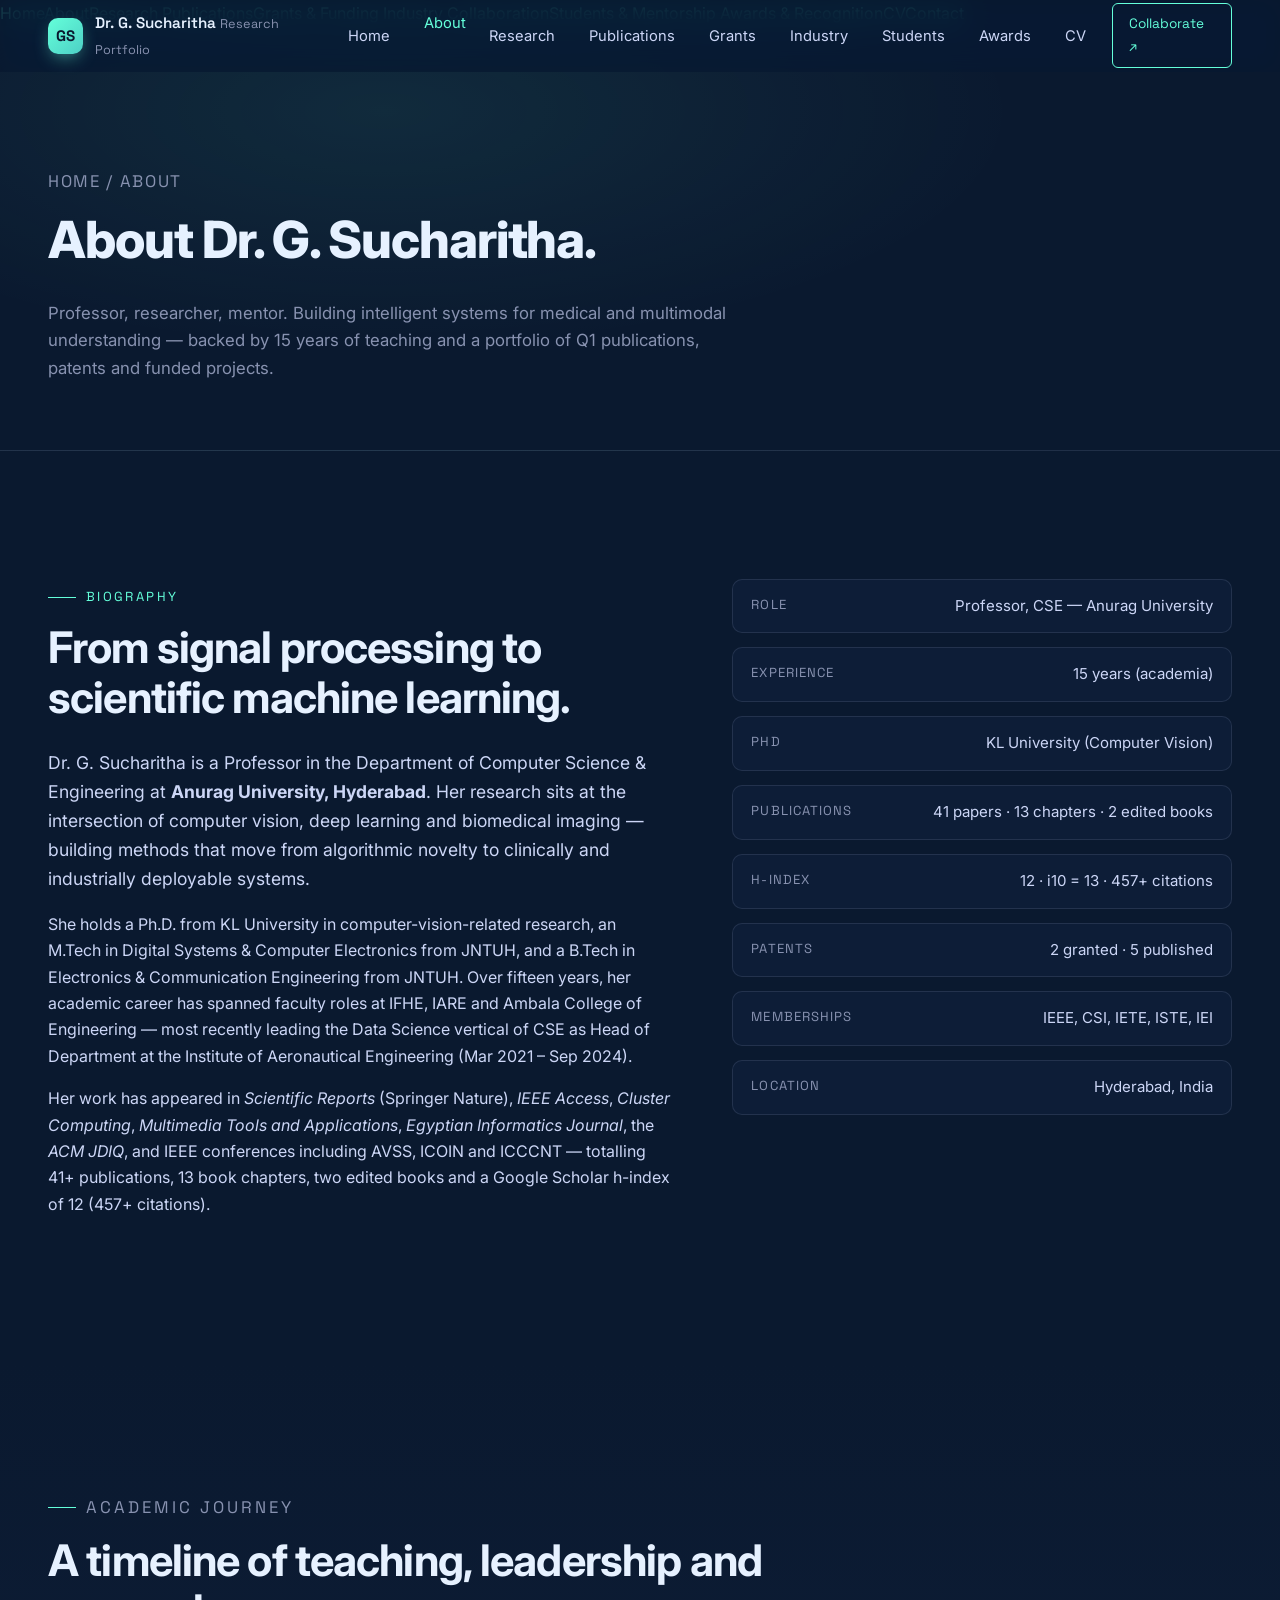
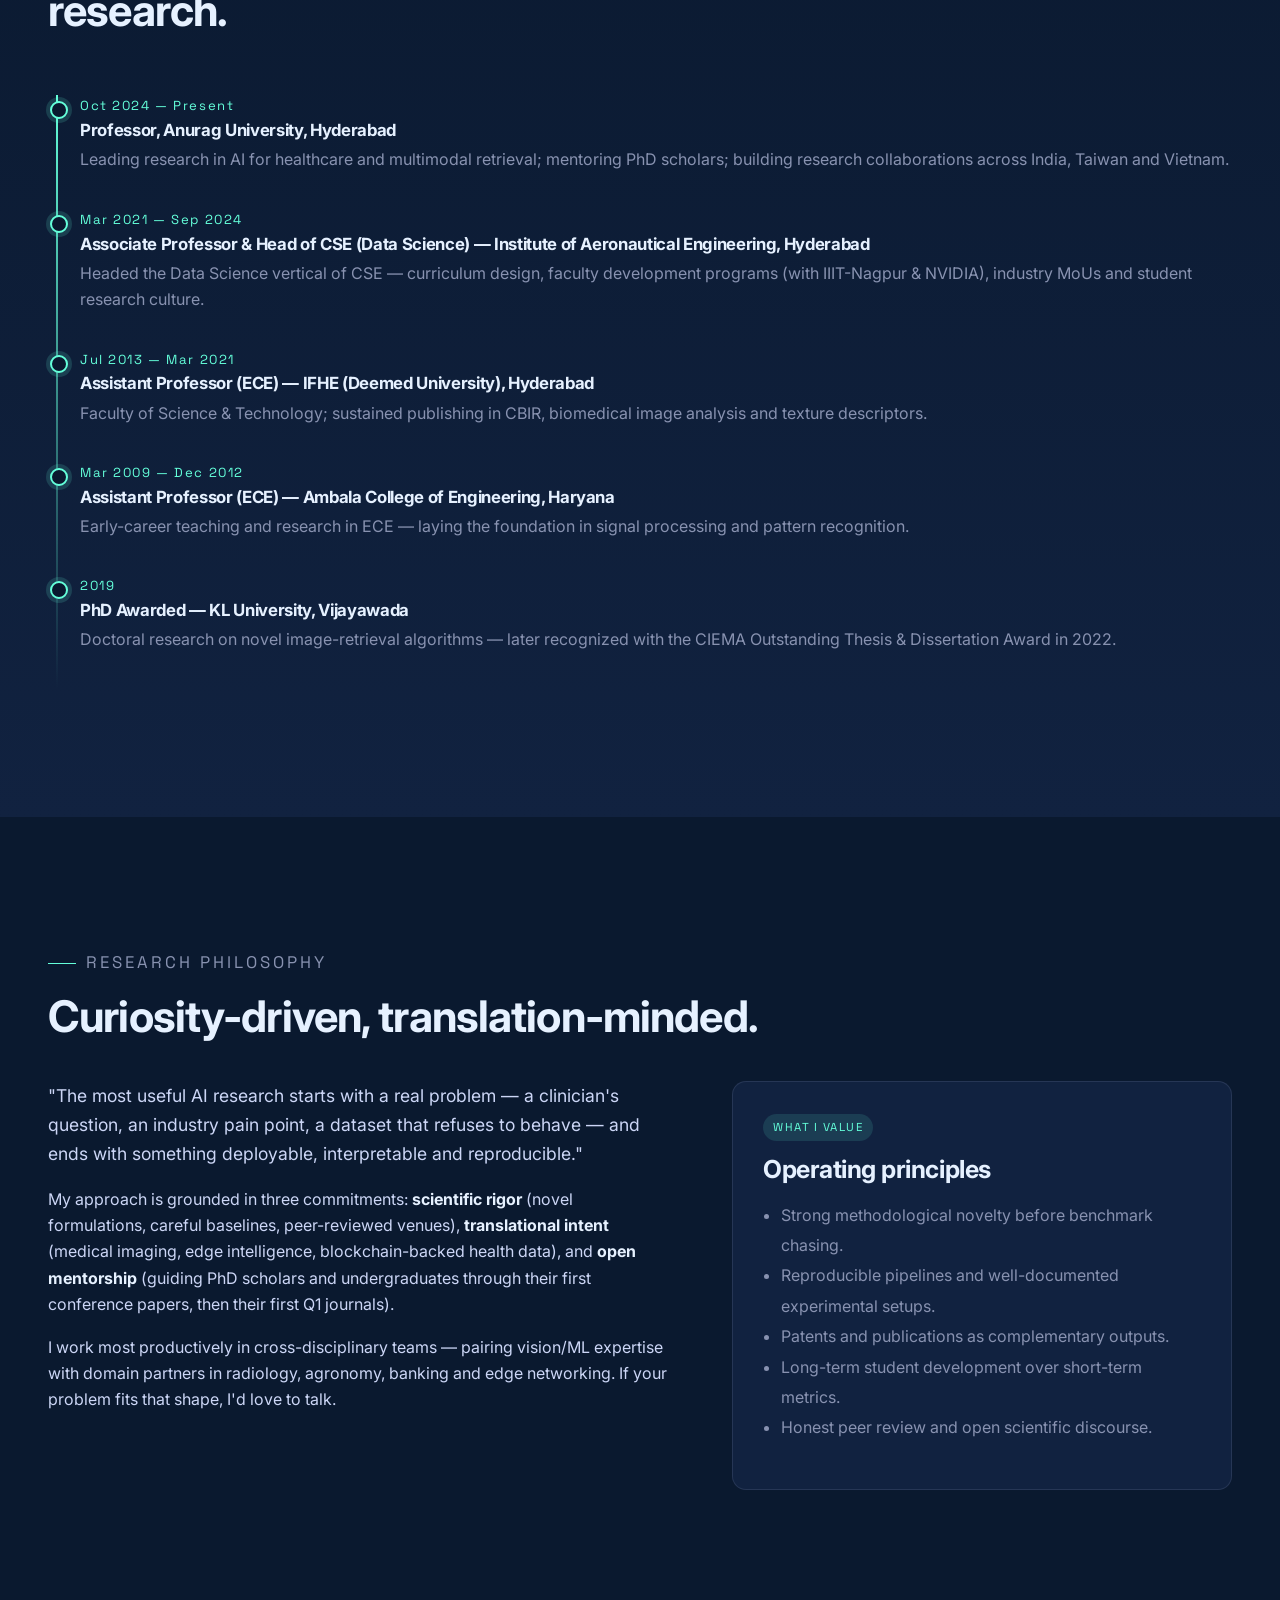
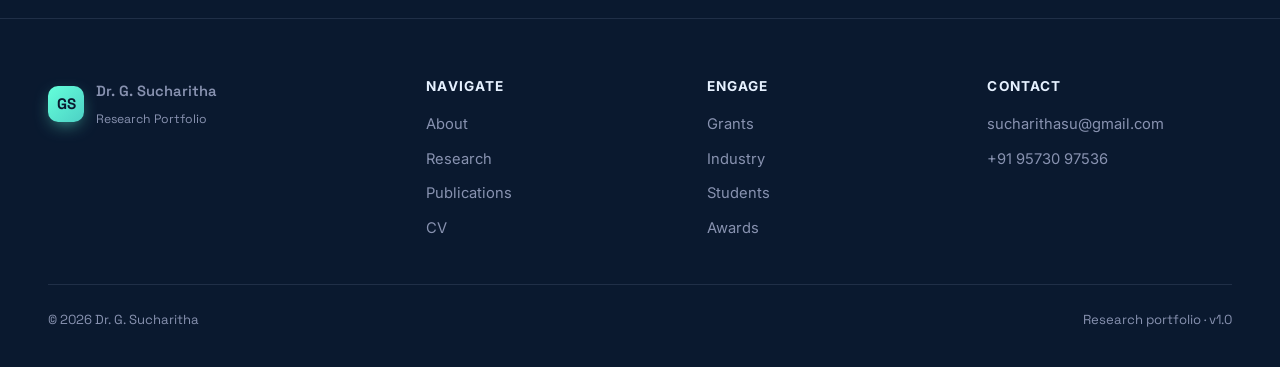
<file: about.html>
<!DOCTYPE html>
<html lang="en">
<head>
<meta charset="UTF-8" />
<meta name="viewport" content="width=device-width, initial-scale=1" />
<title>About · Dr. G. Sucharitha</title>
<meta name="description" content="Academic biography, journey and research philosophy of Dr. G. Sucharitha, Professor of CSE." />
<link rel="preconnect" href="https://fonts.googleapis.com" />
<link rel="preconnect" href="https://fonts.gstatic.com" crossorigin />
<link href="https://fonts.googleapis.com/css2?family=Inter:wght@400;500;600;700;800&family=Space+Grotesk:wght@500;600;700&display=swap" rel="stylesheet" />
<link rel="stylesheet" href="assets/css/style.css" />
</head>
<body>
<div class="scroll-bar"></div>

<header class="nav">
  <div class="container nav-inner">
    <a href="index.html" class="brand"><span class="brand-mark">GS</span><span>Dr. G. Sucharitha <small>Research Portfolio</small></span></a>
    <nav><ul class="nav-links">
      <li><a href="index.html">Home</a></li><li><a href="about.html">About</a></li>
      <li><a href="research.html">Research</a></li><li><a href="publications.html">Publications</a></li>
      <li><a href="grants.html">Grants</a></li><li><a href="industry.html">Industry</a></li>
      <li><a href="students.html">Students</a></li><li><a href="awards.html">Awards</a></li>
      <li><a href="cv.html">CV</a></li>
    </ul></nav>
    <a class="nav-cta" href="contact.html">Collaborate ↗</a>
    <button class="nav-burger" aria-label="Menu" aria-expanded="false">
      <svg viewBox="0 0 24 24" fill="none" stroke="currentColor" stroke-width="2"><path d="M3 6h18M3 12h18M3 18h18"/></svg>
    </button>
  </div>
</header>
<div class="nav-drawer">
  <a href="index.html">Home</a><a href="about.html">About</a><a href="research.html">Research</a>
  <a href="publications.html">Publications</a><a href="grants.html">Grants &amp; Funding</a>
  <a href="industry.html">Industry Collaboration</a><a href="students.html">Students &amp; Mentorship</a>
  <a href="awards.html">Awards &amp; Recognition</a><a href="cv.html">CV</a><a href="contact.html">Contact</a>
</div>

<main>

<section class="page-head">
  <div class="container">
    <p class="crumbs"><a href="index.html">Home</a> / About</p>
    <h1>About Dr. G. Sucharitha.</h1>
    <p>Professor, researcher, mentor. Building intelligent systems for medical and multimodal understanding — backed by 15 years of teaching and a portfolio of Q1 publications, patents and funded projects.</p>
  </div>
</section>

<section class="section">
  <div class="container two-col">
    <div class="reveal">
      <p class="eyebrow">Biography</p>
      <h2>From signal processing to scientific machine learning.</h2>
      <p class="lead">Dr. G. Sucharitha is a Professor in the Department of Computer Science &amp; Engineering at <strong>Anurag University, Hyderabad</strong>. Her research sits at the intersection of computer vision, deep learning and biomedical imaging — building methods that move from algorithmic novelty to clinically and industrially deployable systems.</p>
      <p>She holds a Ph.D. from KL University in computer-vision-related research, an M.Tech in Digital Systems &amp; Computer Electronics from JNTUH, and a B.Tech in Electronics &amp; Communication Engineering from JNTUH. Over fifteen years, her academic career has spanned faculty roles at IFHE, IARE and Ambala College of Engineering — most recently leading the Data Science vertical of CSE as Head of Department at the Institute of Aeronautical Engineering (Mar 2021 – Sep 2024).</p>
      <p>Her work has appeared in <em>Scientific Reports</em> (Springer Nature), <em>IEEE Access</em>, <em>Cluster Computing</em>, <em>Multimedia Tools and Applications</em>, <em>Egyptian Informatics Journal</em>, the <em>ACM JDIQ</em>, and IEEE conferences including AVSS, ICOIN and ICCCNT — totalling 41+ publications, 13 book chapters, two edited books and a Google Scholar h-index of 12 (457+ citations).</p>
    </div>

    <aside class="reveal reveal-delay-1">
      <ul class="fact-list">
        <li><span class="k">Role</span><span>Professor, CSE — Anurag University</span></li>
        <li><span class="k">Experience</span><span>15 years (academia)</span></li>
        <li><span class="k">PhD</span><span>KL University (Computer Vision)</span></li>
        <li><span class="k">Publications</span><span>41 papers · 13 chapters · 2 edited books</span></li>
        <li><span class="k">h-index</span><span>12 · i10 = 13 · 457+ citations</span></li>
        <li><span class="k">Patents</span><span>2 granted · 5 published</span></li>
        <li><span class="k">Memberships</span><span>IEEE, CSI, IETE, ISTE, IEI</span></li>
        <li><span class="k">Location</span><span>Hyderabad, India</span></li>
      </ul>
    </aside>
  </div>
</section>

<section class="section section-alt">
  <div class="container">
    <div class="section-title reveal">
      <p class="eyebrow">Academic Journey</p>
      <h2>A timeline of teaching, leadership and research.</h2>
    </div>

    <div class="timeline">
      <div class="tl-item reveal">
        <div class="tl-year">Oct 2024 — Present</div>
        <h4>Professor, Anurag University, Hyderabad</h4>
        <p>Leading research in AI for healthcare and multimodal retrieval; mentoring PhD scholars; building research collaborations across India, Taiwan and Vietnam.</p>
      </div>
      <div class="tl-item reveal">
        <div class="tl-year">Mar 2021 — Sep 2024</div>
        <h4>Associate Professor &amp; Head of CSE (Data Science) — Institute of Aeronautical Engineering, Hyderabad</h4>
        <p>Headed the Data Science vertical of CSE — curriculum design, faculty development programs (with IIIT-Nagpur &amp; NVIDIA), industry MoUs and student research culture.</p>
      </div>
      <div class="tl-item reveal">
        <div class="tl-year">Jul 2013 — Mar 2021</div>
        <h4>Assistant Professor (ECE) — IFHE (Deemed University), Hyderabad</h4>
        <p>Faculty of Science &amp; Technology; sustained publishing in CBIR, biomedical image analysis and texture descriptors.</p>
      </div>
      <div class="tl-item reveal">
        <div class="tl-year">Mar 2009 — Dec 2012</div>
        <h4>Assistant Professor (ECE) — Ambala College of Engineering, Haryana</h4>
        <p>Early-career teaching and research in ECE — laying the foundation in signal processing and pattern recognition.</p>
      </div>
      <div class="tl-item reveal">
        <div class="tl-year">2019</div>
        <h4>PhD Awarded — KL University, Vijayawada</h4>
        <p>Doctoral research on novel image-retrieval algorithms — later recognized with the CIEMA Outstanding Thesis &amp; Dissertation Award in 2022.</p>
      </div>
    </div>
  </div>
</section>

<section class="section">
  <div class="container">
    <div class="section-title reveal" style="margin-bottom:40px;">
      <p class="eyebrow">Research Philosophy</p>
      <h2>Curiosity-driven, translation-minded.</h2>
    </div>
    <div class="two-col">
      <div class="reveal">
        <p class="lead">"The most useful AI research starts with a real problem — a clinician's question, an industry pain point, a dataset that refuses to behave — and ends with something deployable, interpretable and reproducible."</p>
        <p>My approach is grounded in three commitments: <strong style="color:var(--c-text-strong)">scientific rigor</strong> (novel formulations, careful baselines, peer-reviewed venues), <strong style="color:var(--c-text-strong)">translational intent</strong> (medical imaging, edge intelligence, blockchain-backed health data), and <strong style="color:var(--c-text-strong)">open mentorship</strong> (guiding PhD scholars and undergraduates through their first conference papers, then their first Q1 journals).</p>
        <p>I work most productively in cross-disciplinary teams — pairing vision/ML expertise with domain partners in radiology, agronomy, banking and edge networking. If your problem fits that shape, I'd love to talk.</p>
      </div>
      <div class="reveal reveal-delay-1">
        <div class="card">
          <span class="card-tag">What I value</span>
          <h3>Operating principles</h3>
          <ul style="padding-left: 18px; color: var(--c-muted); line-height: 1.9;">
            <li>Strong methodological novelty before benchmark chasing.</li>
            <li>Reproducible pipelines and well-documented experimental setups.</li>
            <li>Patents and publications as complementary outputs.</li>
            <li>Long-term student development over short-term metrics.</li>
            <li>Honest peer review and open scientific discourse.</li>
          </ul>
        </div>
      </div>
    </div>
  </div>
</section>

</main>

<footer class="footer">
  <div class="container">
    <div class="footer-grid">
      <div><a href="index.html" class="brand"><span class="brand-mark">GS</span><span>Dr. G. Sucharitha <small>Research Portfolio</small></span></a></div>
      <div><h5>Navigate</h5><ul><li><a href="about.html">About</a></li><li><a href="research.html">Research</a></li><li><a href="publications.html">Publications</a></li><li><a href="cv.html">CV</a></li></ul></div>
      <div><h5>Engage</h5><ul><li><a href="grants.html">Grants</a></li><li><a href="industry.html">Industry</a></li><li><a href="students.html">Students</a></li><li><a href="awards.html">Awards</a></li></ul></div>
      <div><h5>Contact</h5><ul><li><a href="mailto:sucharithasu@gmail.com">sucharithasu@gmail.com</a></li><li><a href="tel:+919573097536">+91 95730 97536</a></li></ul></div>
    </div>
    <div class="footer-bottom"><span>© <span data-year>2026</span> Dr. G. Sucharitha</span><span>Research portfolio · v1.0</span></div>
  </div>
</footer>

<script src="assets/js/main.js"></script>
</body>
</html>
</file>
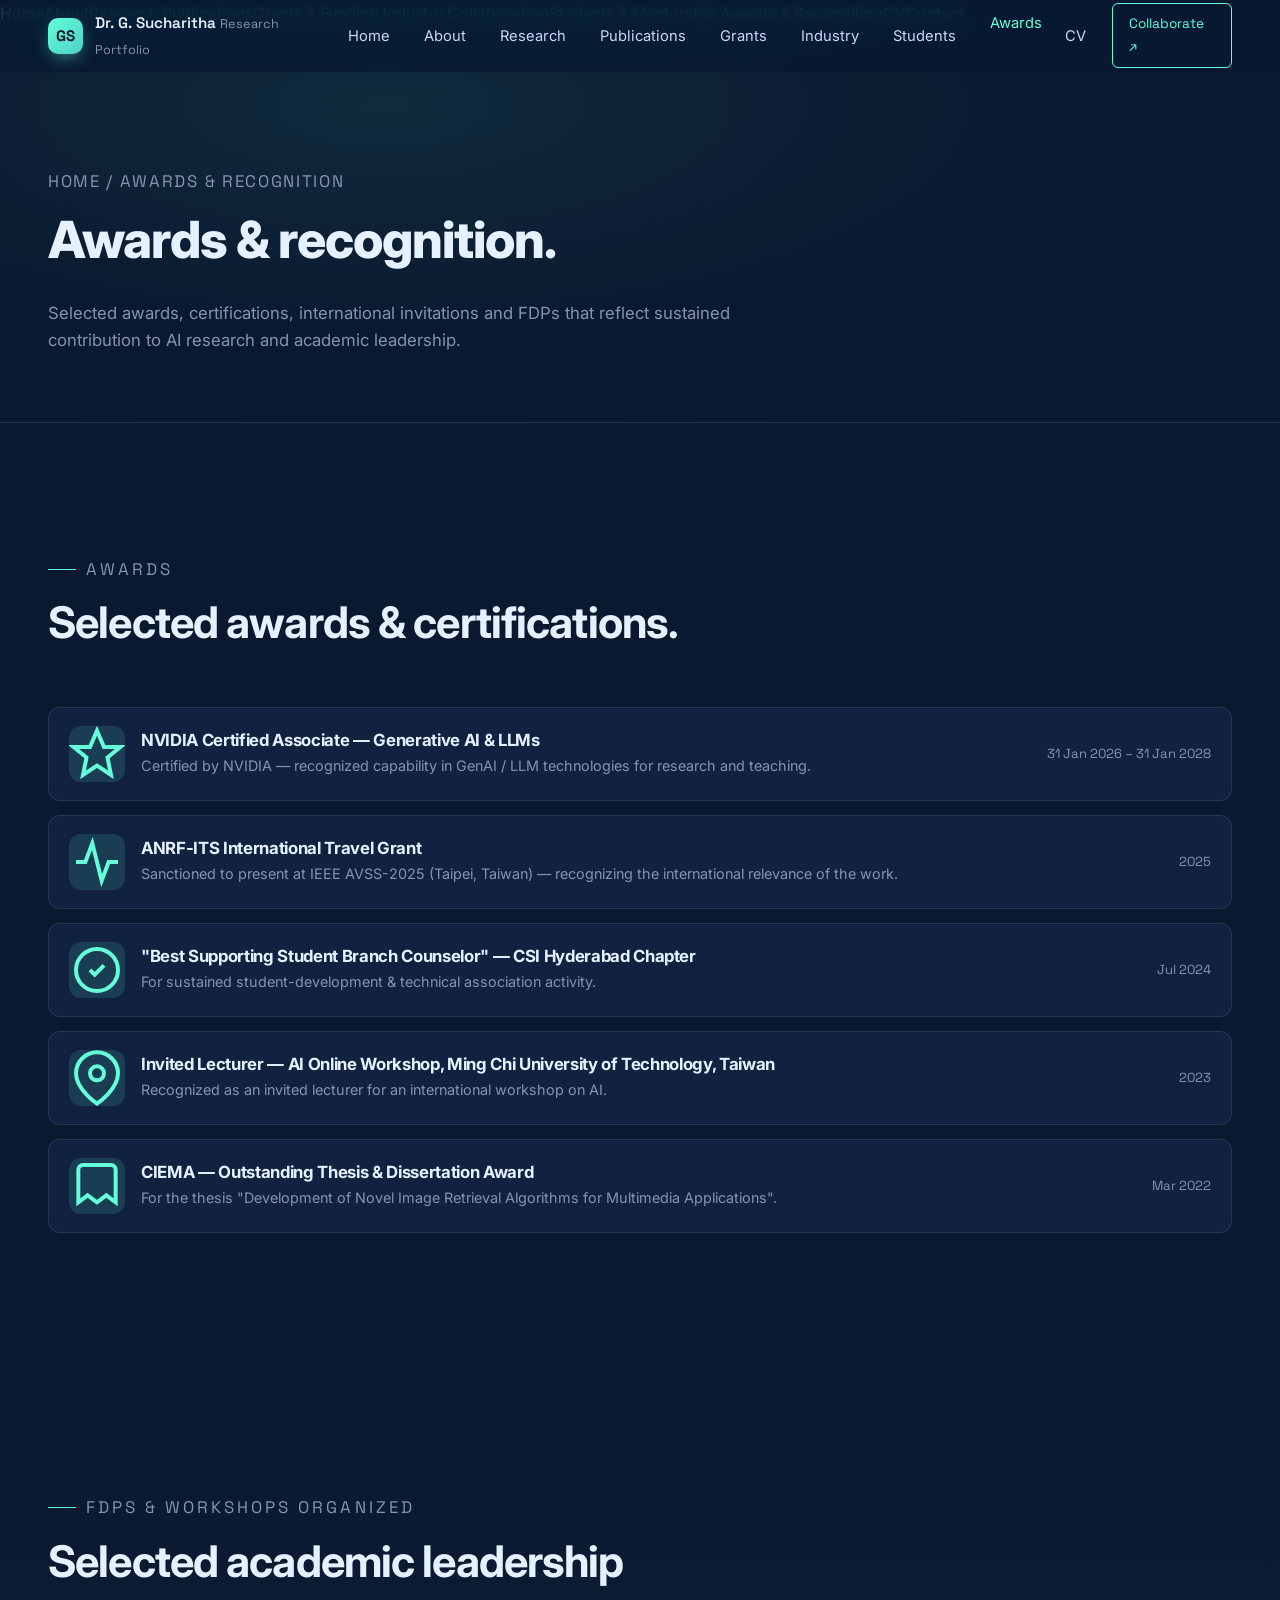
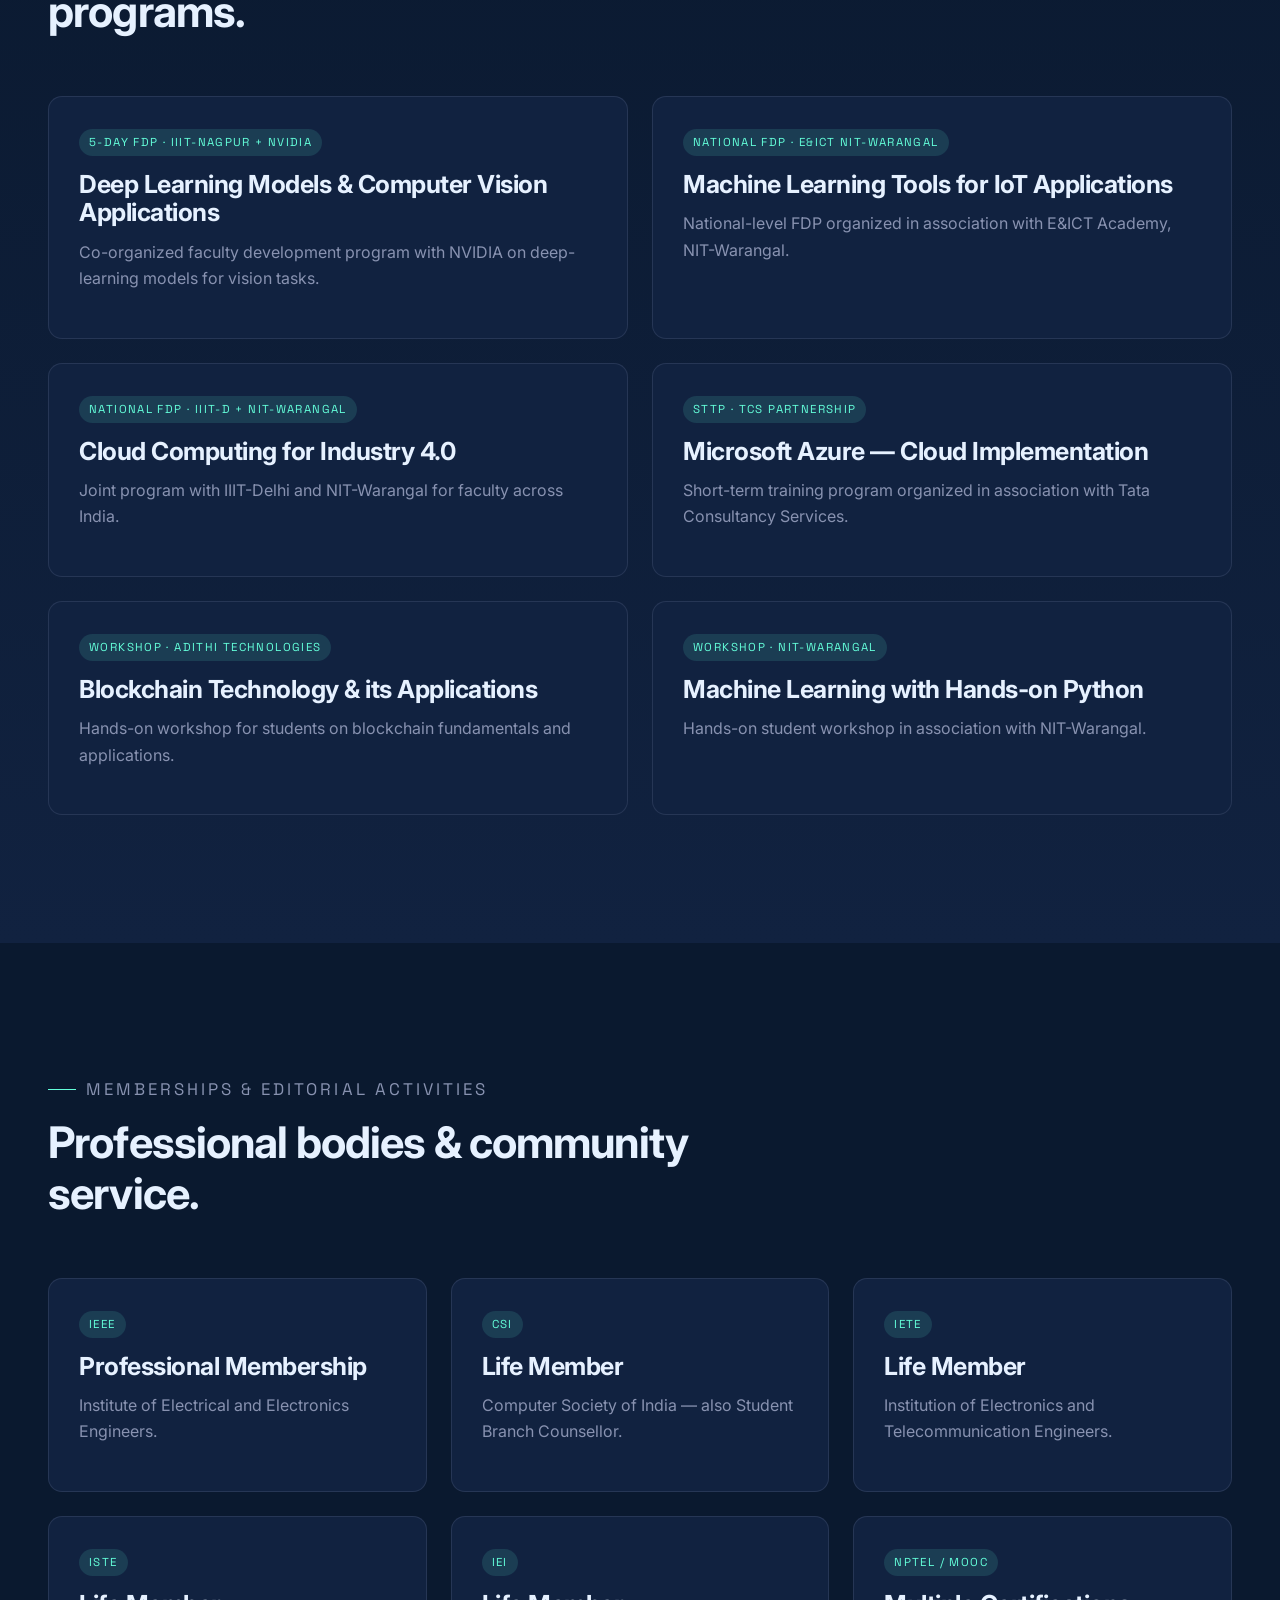
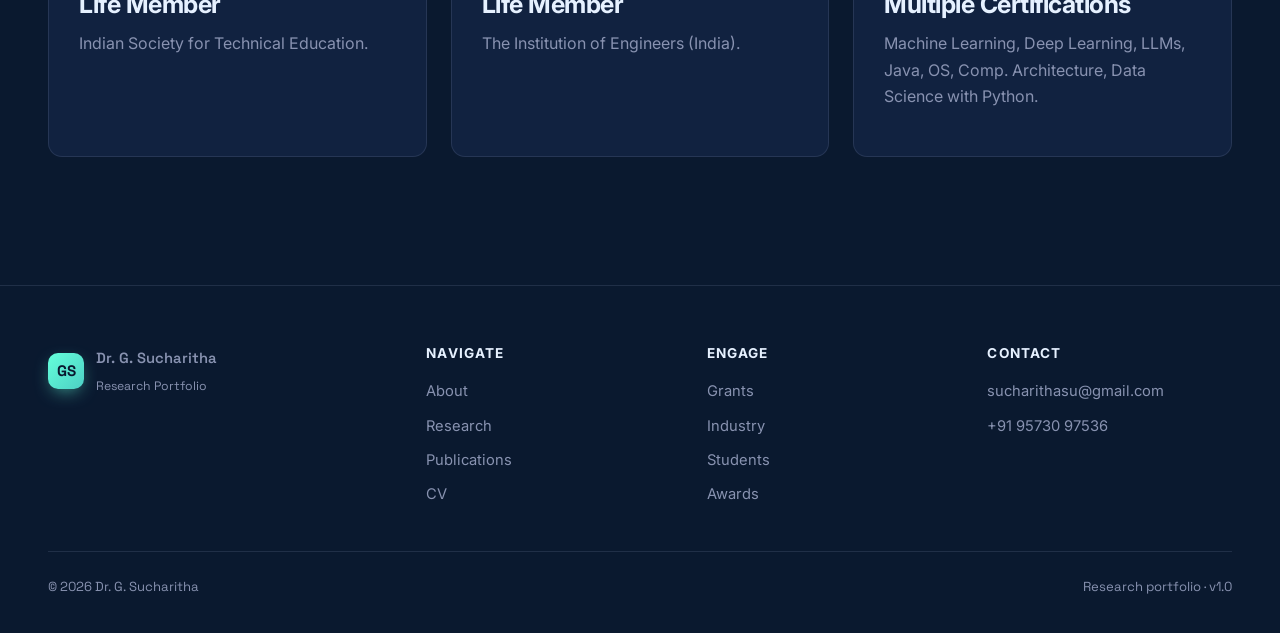
<file: awards.html>
<!DOCTYPE html>
<html lang="en">
<head>
<meta charset="UTF-8" />
<meta name="viewport" content="width=device-width, initial-scale=1" />
<title>Awards &amp; Recognition · Dr. G. Sucharitha</title>
<meta name="description" content="Awards, certifications, invited talks, keynotes, FDPs and editorial activities of Dr. G. Sucharitha." />
<link rel="preconnect" href="https://fonts.googleapis.com" />
<link rel="preconnect" href="https://fonts.gstatic.com" crossorigin />
<link href="https://fonts.googleapis.com/css2?family=Inter:wght@400;500;600;700;800&family=Space+Grotesk:wght@500;600;700&display=swap" rel="stylesheet" />
<link rel="stylesheet" href="assets/css/style.css" />
</head>
<body>
<div class="scroll-bar"></div>

<header class="nav">
  <div class="container nav-inner">
    <a href="index.html" class="brand"><span class="brand-mark">GS</span><span>Dr. G. Sucharitha <small>Research Portfolio</small></span></a>
    <nav><ul class="nav-links">
      <li><a href="index.html">Home</a></li><li><a href="about.html">About</a></li>
      <li><a href="research.html">Research</a></li><li><a href="publications.html">Publications</a></li>
      <li><a href="grants.html">Grants</a></li><li><a href="industry.html">Industry</a></li>
      <li><a href="students.html">Students</a></li><li><a href="awards.html">Awards</a></li>
      <li><a href="cv.html">CV</a></li>
    </ul></nav>
    <a class="nav-cta" href="contact.html">Collaborate ↗</a>
    <button class="nav-burger" aria-label="Menu" aria-expanded="false">
      <svg viewBox="0 0 24 24" fill="none" stroke="currentColor" stroke-width="2"><path d="M3 6h18M3 12h18M3 18h18"/></svg>
    </button>
  </div>
</header>
<div class="nav-drawer">
  <a href="index.html">Home</a><a href="about.html">About</a><a href="research.html">Research</a>
  <a href="publications.html">Publications</a><a href="grants.html">Grants &amp; Funding</a>
  <a href="industry.html">Industry Collaboration</a><a href="students.html">Students &amp; Mentorship</a>
  <a href="awards.html">Awards &amp; Recognition</a><a href="cv.html">CV</a><a href="contact.html">Contact</a>
</div>

<main>

<section class="page-head">
  <div class="container">
    <p class="crumbs"><a href="index.html">Home</a> / Awards &amp; Recognition</p>
    <h1>Awards &amp; recognition.</h1>
    <p>Selected awards, certifications, international invitations and FDPs that reflect sustained contribution to AI research and academic leadership.</p>
  </div>
</section>

<section class="section">
  <div class="container">
    <div class="section-title reveal">
      <p class="eyebrow">Awards</p>
      <h2>Selected awards &amp; certifications.</h2>
    </div>

    <div class="badge-list">
      <div class="badge reveal">
        <div class="ico"><svg viewBox="0 0 24 24" fill="none" stroke="currentColor" stroke-width="1.7"><path d="M12 2l3 7h7l-5.5 4.5L18 21l-6-4-6 4 1.5-7.5L2 9h7z"/></svg></div>
        <div><h4>NVIDIA Certified Associate — Generative AI &amp; LLMs</h4>
          <p>Certified by NVIDIA — recognized capability in GenAI / LLM technologies for research and teaching.</p></div>
        <div class="when">31 Jan 2026 – 31 Jan 2028</div>
      </div>

      <div class="badge reveal">
        <div class="ico"><svg viewBox="0 0 24 24" fill="none" stroke="currentColor" stroke-width="1.7"><path d="M3 12h4l3-8 4 16 3-8h4"/></svg></div>
        <div><h4>ANRF-ITS International Travel Grant</h4>
          <p>Sanctioned to present at IEEE AVSS-2025 (Taipei, Taiwan) — recognizing the international relevance of the work.</p></div>
        <div class="when">2025</div>
      </div>

      <div class="badge reveal">
        <div class="ico"><svg viewBox="0 0 24 24" fill="none" stroke="currentColor" stroke-width="1.7"><circle cx="12" cy="12" r="9"/><path d="M9 12l2 2 4-4"/></svg></div>
        <div><h4>"Best Supporting Student Branch Counselor" — CSI Hyderabad Chapter</h4>
          <p>For sustained student-development &amp; technical association activity.</p></div>
        <div class="when">Jul 2024</div>
      </div>

      <div class="badge reveal">
        <div class="ico"><svg viewBox="0 0 24 24" fill="none" stroke="currentColor" stroke-width="1.7"><path d="M21 10c0 7-9 13-9 13S3 17 3 10a9 9 0 1 1 18 0z"/><circle cx="12" cy="10" r="3"/></svg></div>
        <div><h4>Invited Lecturer — AI Online Workshop, Ming Chi University of Technology, Taiwan</h4>
          <p>Recognized as an invited lecturer for an international workshop on AI.</p></div>
        <div class="when">2023</div>
      </div>

      <div class="badge reveal">
        <div class="ico"><svg viewBox="0 0 24 24" fill="none" stroke="currentColor" stroke-width="1.7"><path d="M4 19V5a2 2 0 0 1 2-2h12a2 2 0 0 1 2 2v14l-4-3-4 3-4-3-4 3z"/></svg></div>
        <div><h4>CIEMA — Outstanding Thesis &amp; Dissertation Award</h4>
          <p>For the thesis "Development of Novel Image Retrieval Algorithms for Multimedia Applications".</p></div>
        <div class="when">Mar 2022</div>
      </div>
    </div>
  </div>
</section>

<section class="section section-alt">
  <div class="container">
    <div class="section-title reveal">
      <p class="eyebrow">FDPs &amp; Workshops Organized</p>
      <h2>Selected academic leadership programs.</h2>
    </div>

    <div class="grid grid-2">
      <article class="card reveal">
        <span class="card-tag">5-Day FDP · IIIT-Nagpur + NVIDIA</span>
        <h3>Deep Learning Models &amp; Computer Vision Applications</h3>
        <p>Co-organized faculty development program with NVIDIA on deep-learning models for vision tasks.</p>
      </article>
      <article class="card reveal reveal-delay-1">
        <span class="card-tag">National FDP · E&amp;ICT NIT-Warangal</span>
        <h3>Machine Learning Tools for IoT Applications</h3>
        <p>National-level FDP organized in association with E&amp;ICT Academy, NIT-Warangal.</p>
      </article>
      <article class="card reveal">
        <span class="card-tag">National FDP · IIIT-D + NIT-Warangal</span>
        <h3>Cloud Computing for Industry 4.0</h3>
        <p>Joint program with IIIT-Delhi and NIT-Warangal for faculty across India.</p>
      </article>
      <article class="card reveal reveal-delay-1">
        <span class="card-tag">STTP · TCS Partnership</span>
        <h3>Microsoft Azure — Cloud Implementation</h3>
        <p>Short-term training program organized in association with Tata Consultancy Services.</p>
      </article>
      <article class="card reveal">
        <span class="card-tag">Workshop · Adithi Technologies</span>
        <h3>Blockchain Technology &amp; its Applications</h3>
        <p>Hands-on workshop for students on blockchain fundamentals and applications.</p>
      </article>
      <article class="card reveal reveal-delay-1">
        <span class="card-tag">Workshop · NIT-Warangal</span>
        <h3>Machine Learning with Hands-on Python</h3>
        <p>Hands-on student workshop in association with NIT-Warangal.</p>
      </article>
    </div>
  </div>
</section>

<section class="section">
  <div class="container">
    <div class="section-title reveal">
      <p class="eyebrow">Memberships &amp; Editorial Activities</p>
      <h2>Professional bodies &amp; community service.</h2>
    </div>

    <div class="grid grid-3 reveal">
      <div class="card"><span class="card-tag">IEEE</span><h3>Professional Membership</h3><p>Institute of Electrical and Electronics Engineers.</p></div>
      <div class="card"><span class="card-tag">CSI</span><h3>Life Member</h3><p>Computer Society of India — also Student Branch Counsellor.</p></div>
      <div class="card"><span class="card-tag">IETE</span><h3>Life Member</h3><p>Institution of Electronics and Telecommunication Engineers.</p></div>
      <div class="card"><span class="card-tag">ISTE</span><h3>Life Member</h3><p>Indian Society for Technical Education.</p></div>
      <div class="card"><span class="card-tag">IEI</span><h3>Life Member</h3><p>The Institution of Engineers (India).</p></div>
      <div class="card"><span class="card-tag">NPTEL / MOOC</span><h3>Multiple Certifications</h3><p>Machine Learning, Deep Learning, LLMs, Java, OS, Comp. Architecture, Data Science with Python.</p></div>
    </div>
  </div>
</section>

</main>

<footer class="footer">
  <div class="container">
    <div class="footer-grid">
      <div><a href="index.html" class="brand"><span class="brand-mark">GS</span><span>Dr. G. Sucharitha <small>Research Portfolio</small></span></a></div>
      <div><h5>Navigate</h5><ul><li><a href="about.html">About</a></li><li><a href="research.html">Research</a></li><li><a href="publications.html">Publications</a></li><li><a href="cv.html">CV</a></li></ul></div>
      <div><h5>Engage</h5><ul><li><a href="grants.html">Grants</a></li><li><a href="industry.html">Industry</a></li><li><a href="students.html">Students</a></li><li><a href="awards.html">Awards</a></li></ul></div>
      <div><h5>Contact</h5><ul><li><a href="mailto:sucharithasu@gmail.com">sucharithasu@gmail.com</a></li><li><a href="tel:+919573097536">+91 95730 97536</a></li></ul></div>
    </div>
    <div class="footer-bottom"><span>© <span data-year>2026</span> Dr. G. Sucharitha</span><span>Research portfolio · v1.0</span></div>
  </div>
</footer>

<script src="assets/js/main.js"></script>
</body>
</html>
</file>
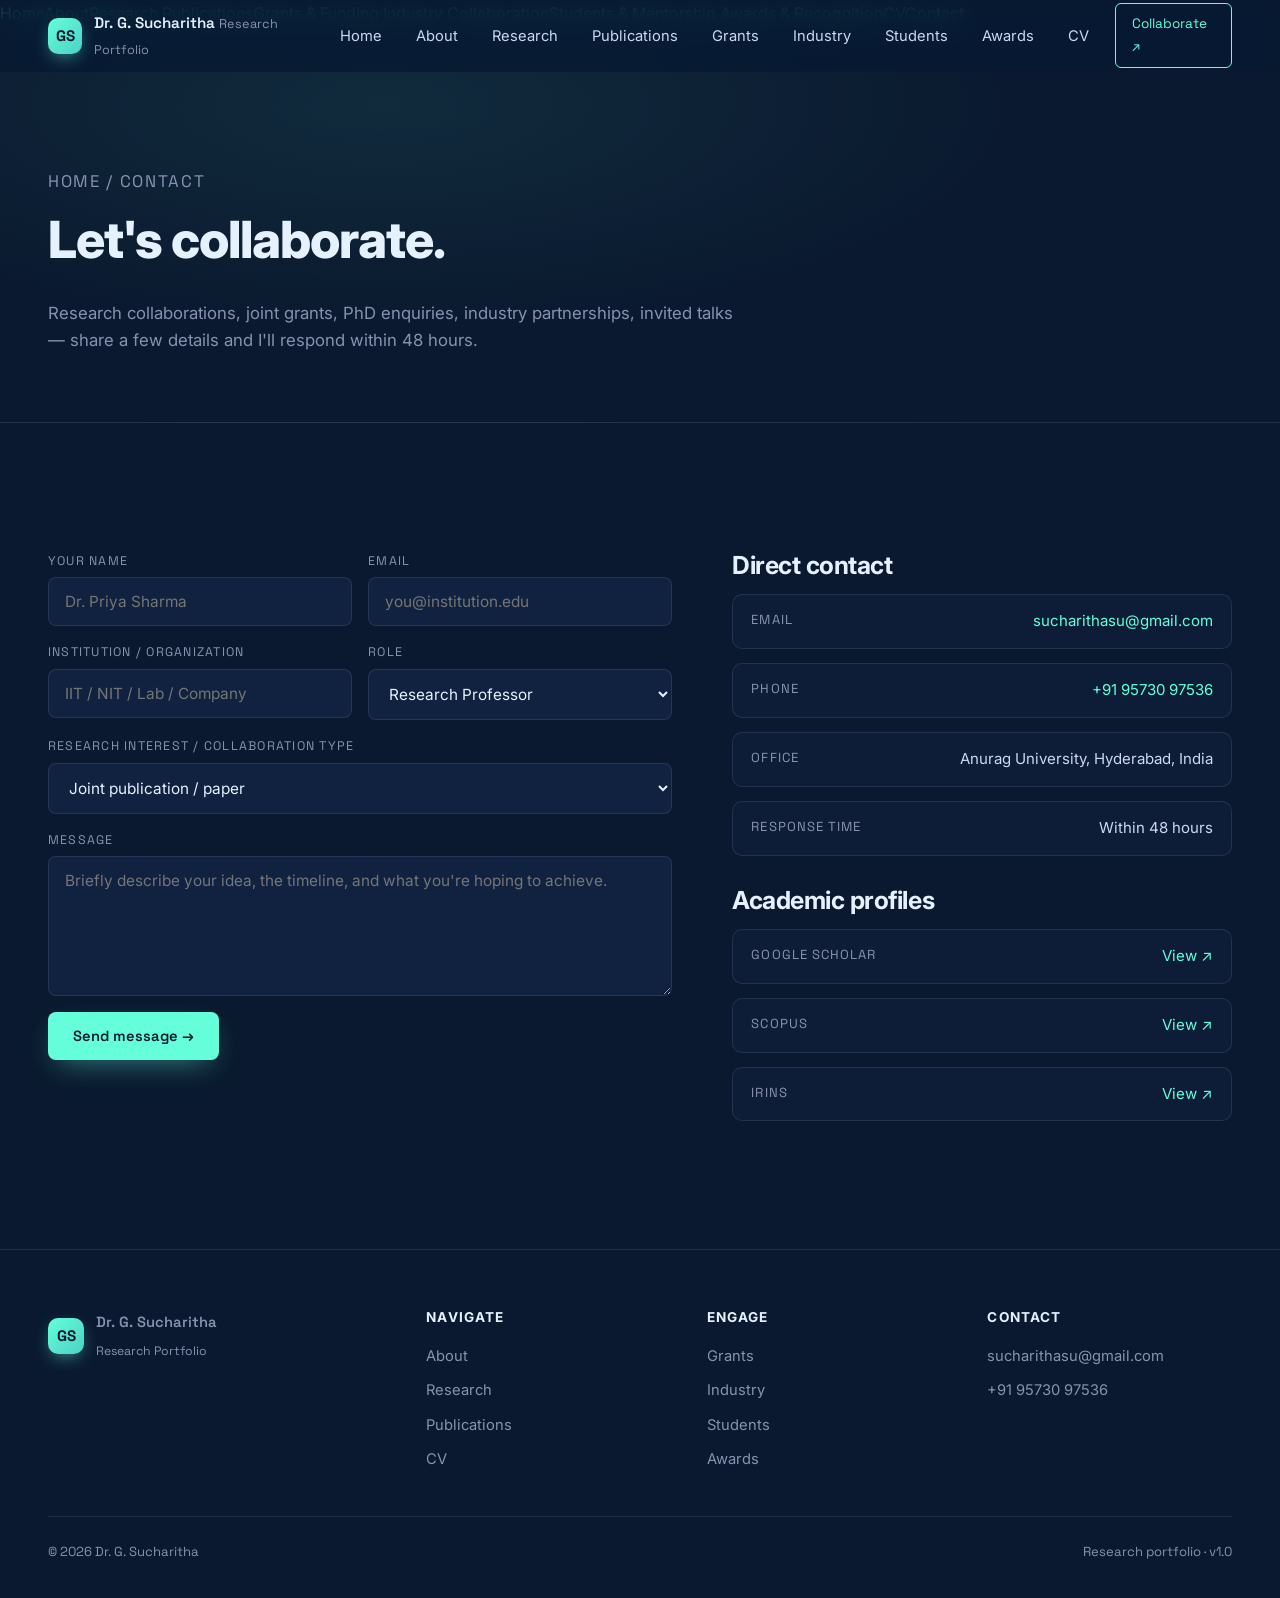
<file: contact.html>
<!DOCTYPE html>
<html lang="en">
<head>
<meta charset="UTF-8" />
<meta name="viewport" content="width=device-width, initial-scale=1" />
<title>Contact · Dr. G. Sucharitha</title>
<meta name="description" content="Get in touch — research collaborations, industry partnerships, PhD enquiries, talks &amp; conference invitations." />
<link rel="preconnect" href="https://fonts.googleapis.com" />
<link rel="preconnect" href="https://fonts.gstatic.com" crossorigin />
<link href="https://fonts.googleapis.com/css2?family=Inter:wght@400;500;600;700;800&family=Space+Grotesk:wght@500;600;700&display=swap" rel="stylesheet" />
<link rel="stylesheet" href="assets/css/style.css" />
</head>
<body>
<div class="scroll-bar"></div>

<header class="nav">
  <div class="container nav-inner">
    <a href="index.html" class="brand"><span class="brand-mark">GS</span><span>Dr. G. Sucharitha <small>Research Portfolio</small></span></a>
    <nav><ul class="nav-links">
      <li><a href="index.html">Home</a></li><li><a href="about.html">About</a></li>
      <li><a href="research.html">Research</a></li><li><a href="publications.html">Publications</a></li>
      <li><a href="grants.html">Grants</a></li><li><a href="industry.html">Industry</a></li>
      <li><a href="students.html">Students</a></li><li><a href="awards.html">Awards</a></li>
      <li><a href="cv.html">CV</a></li>
    </ul></nav>
    <a class="nav-cta" href="contact.html">Collaborate ↗</a>
    <button class="nav-burger" aria-label="Menu" aria-expanded="false">
      <svg viewBox="0 0 24 24" fill="none" stroke="currentColor" stroke-width="2"><path d="M3 6h18M3 12h18M3 18h18"/></svg>
    </button>
  </div>
</header>
<div class="nav-drawer">
  <a href="index.html">Home</a><a href="about.html">About</a><a href="research.html">Research</a>
  <a href="publications.html">Publications</a><a href="grants.html">Grants &amp; Funding</a>
  <a href="industry.html">Industry Collaboration</a><a href="students.html">Students &amp; Mentorship</a>
  <a href="awards.html">Awards &amp; Recognition</a><a href="cv.html">CV</a><a href="contact.html">Contact</a>
</div>

<main>

<section class="page-head">
  <div class="container">
    <p class="crumbs"><a href="index.html">Home</a> / Contact</p>
    <h1>Let's collaborate.</h1>
    <p>Research collaborations, joint grants, PhD enquiries, industry partnerships, invited talks — share a few details and I'll respond within 48 hours.</p>
  </div>
</section>

<section class="section">
  <div class="container two-col">
    <div class="reveal">
      <form class="form" data-mock>
        <div class="form-row">
          <div class="field">
            <label for="f-name">Your name</label>
            <input id="f-name" type="text" required placeholder="Dr. Priya Sharma" />
          </div>
          <div class="field">
            <label for="f-email">Email</label>
            <input id="f-email" type="email" required placeholder="you@institution.edu" />
          </div>
        </div>
        <div class="form-row">
          <div class="field">
            <label for="f-inst">Institution / Organization</label>
            <input id="f-inst" type="text" required placeholder="IIT / NIT / Lab / Company" />
          </div>
          <div class="field">
            <label for="f-role">Role</label>
            <select id="f-role">
              <option>Research Professor</option>
              <option>PhD candidate / Postdoc</option>
              <option>Industry R&amp;D</option>
              <option>Grant program officer</option>
              <option>Conference organizer</option>
              <option>Student</option>
              <option>Other</option>
            </select>
          </div>
        </div>
        <div class="field">
          <label for="f-interest">Research interest / collaboration type</label>
          <select id="f-interest">
            <option>Joint publication / paper</option>
            <option>Co-PI on grant proposal</option>
            <option>PhD supervision enquiry</option>
            <option>Industry research partnership</option>
            <option>Invited talk / keynote</option>
            <option>Editorial / review request</option>
            <option>Dataset annotation project</option>
            <option>Other</option>
          </select>
        </div>
        <div class="field">
          <label for="f-msg">Message</label>
          <textarea id="f-msg" required placeholder="Briefly describe your idea, the timeline, and what you're hoping to achieve."></textarea>
        </div>
        <div style="display:flex; align-items:center; gap:16px; flex-wrap:wrap;">
          <button class="btn btn-primary" type="submit">Send message →</button>
          <span class="form-note" style="color:var(--c-muted); font-family: var(--font-mono); font-size: 0.82rem;"></span>
        </div>
      </form>
    </div>

    <aside class="reveal reveal-delay-1">
      <h3>Direct contact</h3>
      <ul class="fact-list">
        <li><span class="k">Email</span><a href="mailto:sucharithasu@gmail.com">sucharithasu@gmail.com</a></li>
        <li><span class="k">Phone</span><a href="tel:+919573097536">+91 95730 97536</a></li>
        <li><span class="k">Office</span><span>Anurag University, Hyderabad, India</span></li>
        <li><span class="k">Response time</span><span>Within 48 hours</span></li>
      </ul>

      <h3 style="margin-top:30px;">Academic profiles</h3>
      <ul class="fact-list">
        <li><span class="k">Google Scholar</span><a href="https://scholar.google.com/citations?user=SnaZ3gUAAAAJ" target="_blank" rel="noopener">View ↗</a></li>
        <li><span class="k">Scopus</span><a href="https://www.scopus.com/authid/detail.uri?authorId=57194599735" target="_blank" rel="noopener">View ↗</a></li>
        <li><span class="k">IRINS</span><a href="https://iare.irins.org/profile/217100" target="_blank" rel="noopener">View ↗</a></li>
      </ul>
    </aside>
  </div>
</section>

</main>

<footer class="footer">
  <div class="container">
    <div class="footer-grid">
      <div><a href="index.html" class="brand"><span class="brand-mark">GS</span><span>Dr. G. Sucharitha <small>Research Portfolio</small></span></a></div>
      <div><h5>Navigate</h5><ul><li><a href="about.html">About</a></li><li><a href="research.html">Research</a></li><li><a href="publications.html">Publications</a></li><li><a href="cv.html">CV</a></li></ul></div>
      <div><h5>Engage</h5><ul><li><a href="grants.html">Grants</a></li><li><a href="industry.html">Industry</a></li><li><a href="students.html">Students</a></li><li><a href="awards.html">Awards</a></li></ul></div>
      <div><h5>Contact</h5><ul><li><a href="mailto:sucharithasu@gmail.com">sucharithasu@gmail.com</a></li><li><a href="tel:+919573097536">+91 95730 97536</a></li></ul></div>
    </div>
    <div class="footer-bottom"><span>© <span data-year>2026</span> Dr. G. Sucharitha</span><span>Research portfolio · v1.0</span></div>
  </div>
</footer>

<script src="assets/js/main.js"></script>
</body>
</html>
</file>
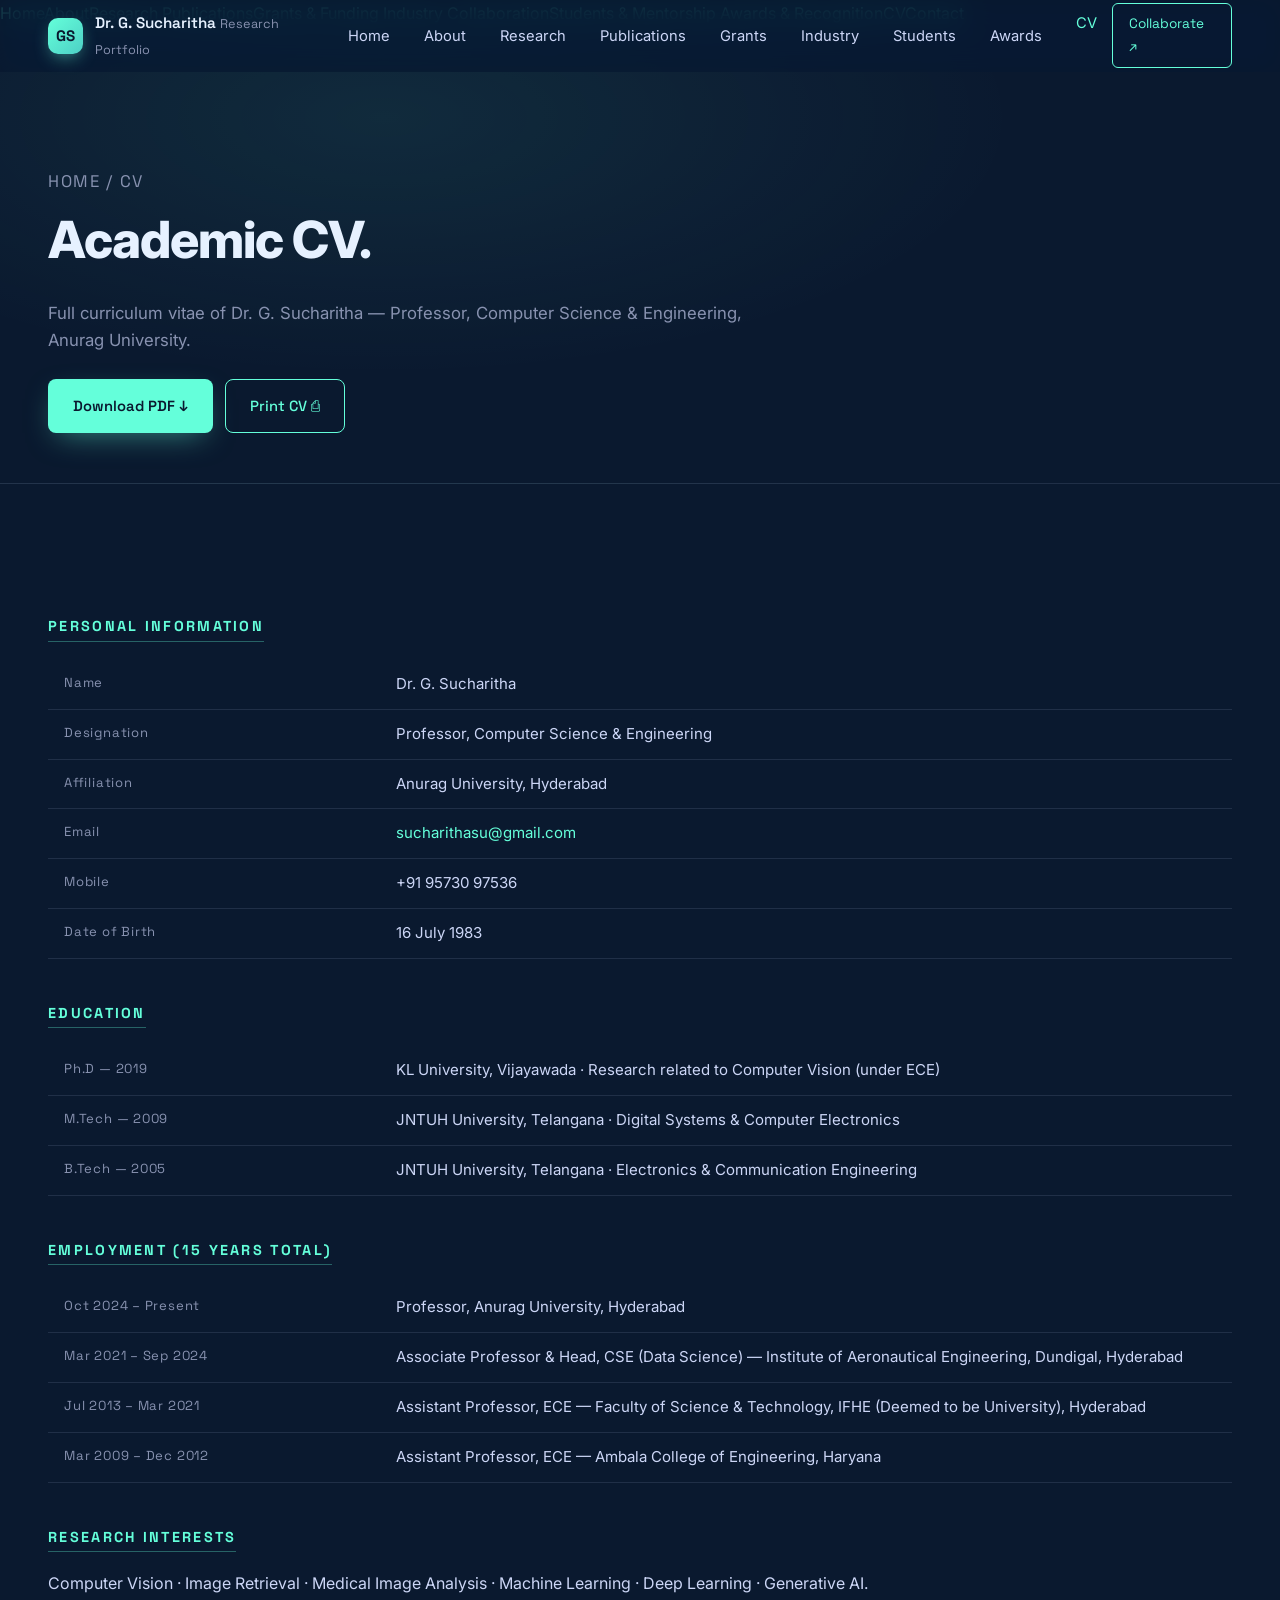
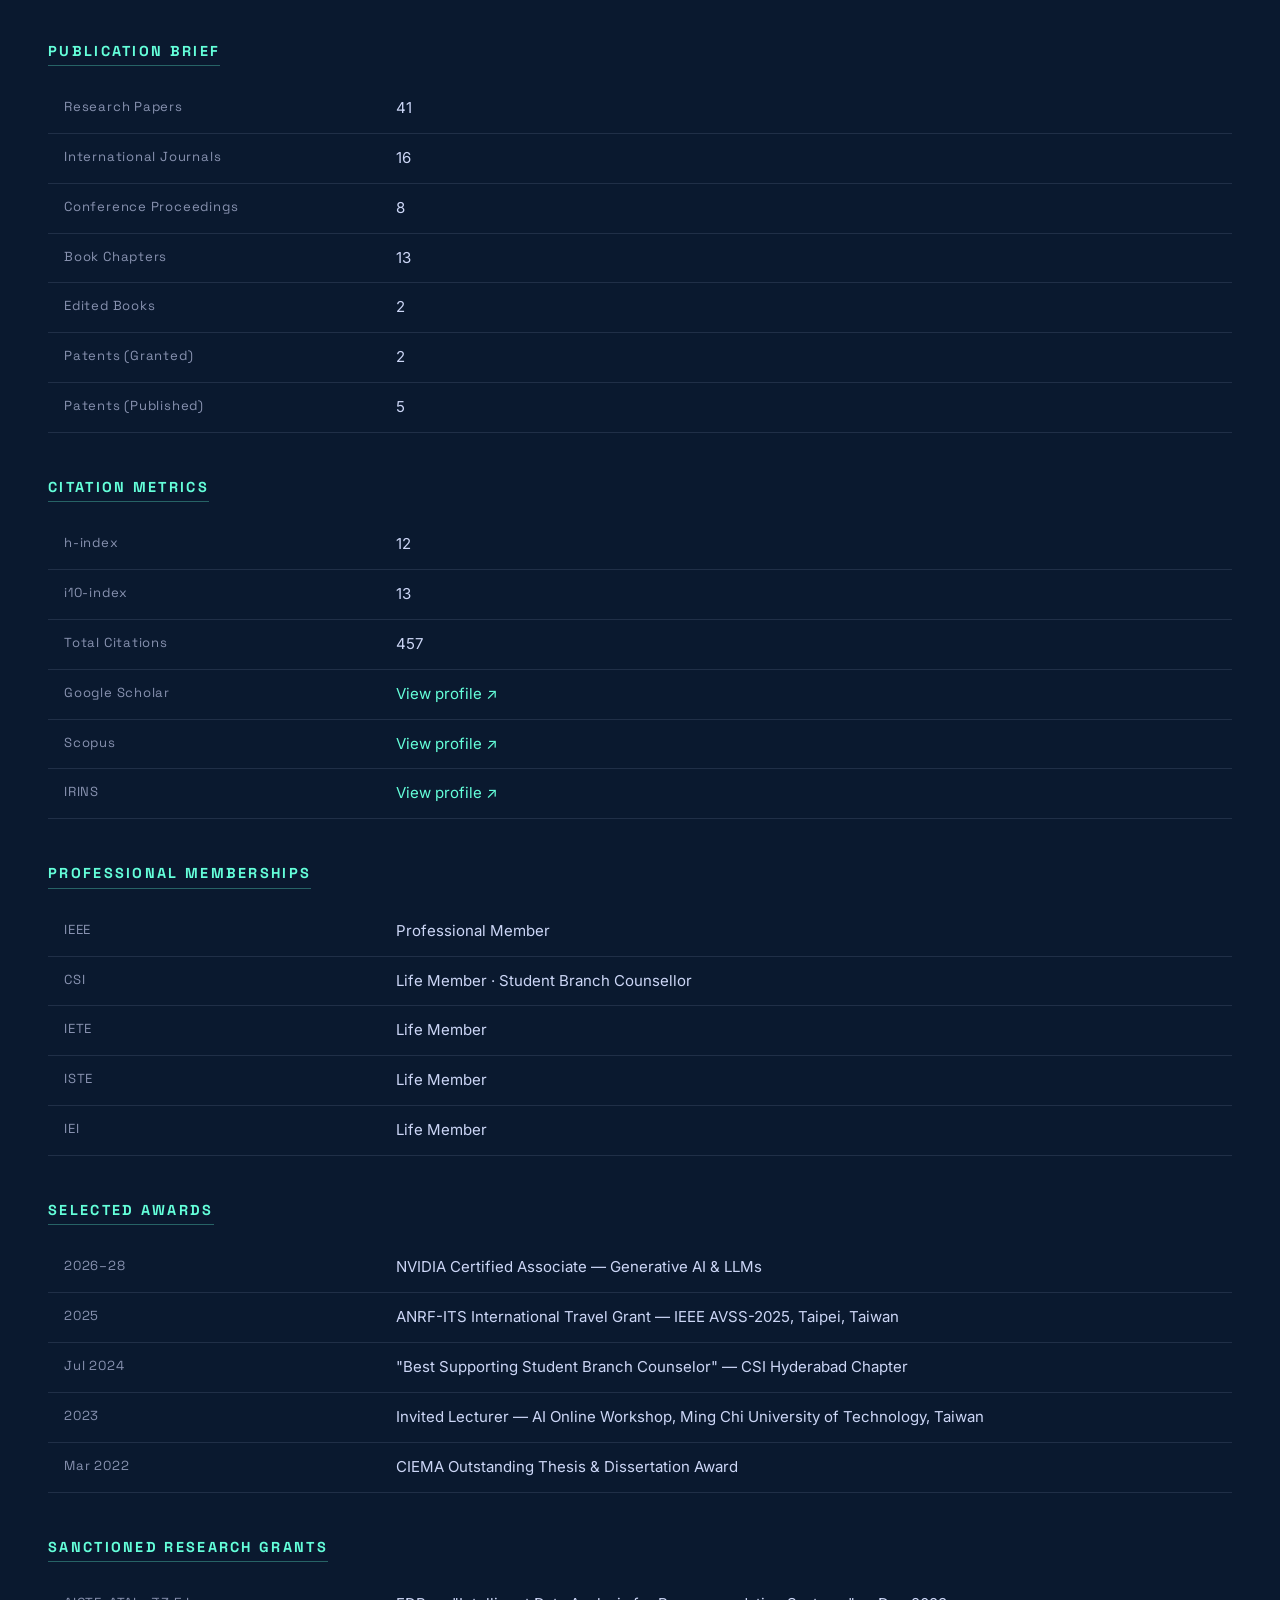
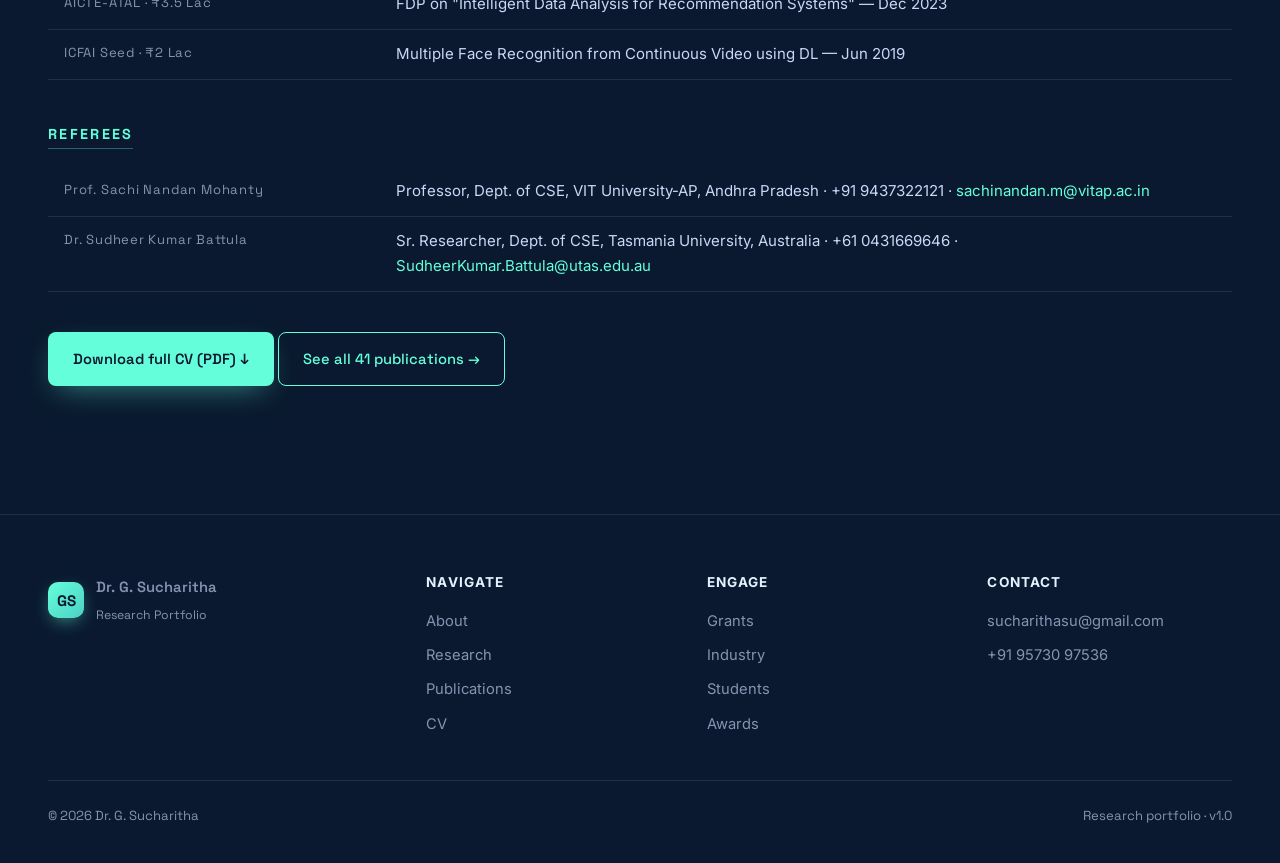
<file: cv.html>
<!DOCTYPE html>
<html lang="en">
<head>
<meta charset="UTF-8" />
<meta name="viewport" content="width=device-width, initial-scale=1" />
<title>CV · Dr. G. Sucharitha</title>
<meta name="description" content="Interactive academic CV — education, experience, publications, patents, awards." />
<link rel="preconnect" href="https://fonts.googleapis.com" />
<link rel="preconnect" href="https://fonts.gstatic.com" crossorigin />
<link href="https://fonts.googleapis.com/css2?family=Inter:wght@400;500;600;700;800&family=Space+Grotesk:wght@500;600;700&display=swap" rel="stylesheet" />
<link rel="stylesheet" href="assets/css/style.css" />
<style>
@media print {
  .nav, .footer, .nav-drawer, .scroll-bar, .page-head .crumbs, .cv-actions { display: none !important; }
  body { background: white; color: black; }
  .card, .cv-section { background: white; border-color: #ccc; color: black; }
  * { color: black !important; }
}
</style>
</head>
<body>
<div class="scroll-bar"></div>

<header class="nav">
  <div class="container nav-inner">
    <a href="index.html" class="brand"><span class="brand-mark">GS</span><span>Dr. G. Sucharitha <small>Research Portfolio</small></span></a>
    <nav><ul class="nav-links">
      <li><a href="index.html">Home</a></li><li><a href="about.html">About</a></li>
      <li><a href="research.html">Research</a></li><li><a href="publications.html">Publications</a></li>
      <li><a href="grants.html">Grants</a></li><li><a href="industry.html">Industry</a></li>
      <li><a href="students.html">Students</a></li><li><a href="awards.html">Awards</a></li>
      <li><a href="cv.html">CV</a></li>
    </ul></nav>
    <a class="nav-cta" href="contact.html">Collaborate ↗</a>
    <button class="nav-burger" aria-label="Menu" aria-expanded="false">
      <svg viewBox="0 0 24 24" fill="none" stroke="currentColor" stroke-width="2"><path d="M3 6h18M3 12h18M3 18h18"/></svg>
    </button>
  </div>
</header>
<div class="nav-drawer">
  <a href="index.html">Home</a><a href="about.html">About</a><a href="research.html">Research</a>
  <a href="publications.html">Publications</a><a href="grants.html">Grants &amp; Funding</a>
  <a href="industry.html">Industry Collaboration</a><a href="students.html">Students &amp; Mentorship</a>
  <a href="awards.html">Awards &amp; Recognition</a><a href="cv.html">CV</a><a href="contact.html">Contact</a>
</div>

<main>

<section class="page-head">
  <div class="container">
    <p class="crumbs"><a href="index.html">Home</a> / CV</p>
    <h1>Academic CV.</h1>
    <p>Full curriculum vitae of Dr. G. Sucharitha — Professor, Computer Science &amp; Engineering, Anurag University.</p>
    <div class="cv-actions" style="margin-top: 24px; display: flex; gap:12px; flex-wrap: wrap;">
      <a class="btn btn-primary" href="CV.pdf" target="_blank">Download PDF ↓</a>
      <button class="btn btn-ghost" onclick="window.print()">Print CV ⎙</button>
    </div>
  </div>
</section>

<section class="section">
  <div class="container">

    <div class="cv-section reveal">
      <h3>Personal Information</h3>
      <table class="cv-table">
        <tr><td>Name</td><td>Dr. G. Sucharitha</td></tr>
        <tr><td>Designation</td><td>Professor, Computer Science &amp; Engineering</td></tr>
        <tr><td>Affiliation</td><td>Anurag University, Hyderabad</td></tr>
        <tr><td>Email</td><td><a href="mailto:sucharithasu@gmail.com">sucharithasu@gmail.com</a></td></tr>
        <tr><td>Mobile</td><td>+91 95730 97536</td></tr>
        <tr><td>Date of Birth</td><td>16 July 1983</td></tr>
      </table>
    </div>

    <div class="cv-section reveal">
      <h3>Education</h3>
      <table class="cv-table">
        <tr><td>Ph.D — 2019</td><td>KL University, Vijayawada · Research related to Computer Vision (under ECE)</td></tr>
        <tr><td>M.Tech — 2009</td><td>JNTUH University, Telangana · Digital Systems &amp; Computer Electronics</td></tr>
        <tr><td>B.Tech — 2005</td><td>JNTUH University, Telangana · Electronics &amp; Communication Engineering</td></tr>
      </table>
    </div>

    <div class="cv-section reveal">
      <h3>Employment (15 years total)</h3>
      <table class="cv-table">
        <tr><td>Oct 2024 – Present</td><td>Professor, Anurag University, Hyderabad</td></tr>
        <tr><td>Mar 2021 – Sep 2024</td><td>Associate Professor &amp; Head, CSE (Data Science) — Institute of Aeronautical Engineering, Dundigal, Hyderabad</td></tr>
        <tr><td>Jul 2013 – Mar 2021</td><td>Assistant Professor, ECE — Faculty of Science &amp; Technology, IFHE (Deemed to be University), Hyderabad</td></tr>
        <tr><td>Mar 2009 – Dec 2012</td><td>Assistant Professor, ECE — Ambala College of Engineering, Haryana</td></tr>
      </table>
    </div>

    <div class="cv-section reveal">
      <h3>Research Interests</h3>
      <p>Computer Vision · Image Retrieval · Medical Image Analysis · Machine Learning · Deep Learning · Generative AI.</p>
    </div>

    <div class="cv-section reveal">
      <h3>Publication Brief</h3>
      <table class="cv-table">
        <tr><td>Research Papers</td><td>41</td></tr>
        <tr><td>International Journals</td><td>16</td></tr>
        <tr><td>Conference Proceedings</td><td>8</td></tr>
        <tr><td>Book Chapters</td><td>13</td></tr>
        <tr><td>Edited Books</td><td>2</td></tr>
        <tr><td>Patents (Granted)</td><td>2</td></tr>
        <tr><td>Patents (Published)</td><td>5</td></tr>
      </table>
    </div>

    <div class="cv-section reveal">
      <h3>Citation Metrics</h3>
      <table class="cv-table">
        <tr><td>h-index</td><td>12</td></tr>
        <tr><td>i10-index</td><td>13</td></tr>
        <tr><td>Total Citations</td><td>457</td></tr>
        <tr><td>Google Scholar</td><td><a href="https://scholar.google.com/citations?user=SnaZ3gUAAAAJ" target="_blank" rel="noopener">View profile ↗</a></td></tr>
        <tr><td>Scopus</td><td><a href="https://www.scopus.com/authid/detail.uri?authorId=57194599735" target="_blank" rel="noopener">View profile ↗</a></td></tr>
        <tr><td>IRINS</td><td><a href="https://iare.irins.org/profile/217100" target="_blank" rel="noopener">View profile ↗</a></td></tr>
      </table>
    </div>

    <div class="cv-section reveal">
      <h3>Professional Memberships</h3>
      <table class="cv-table">
        <tr><td>IEEE</td><td>Professional Member</td></tr>
        <tr><td>CSI</td><td>Life Member · Student Branch Counsellor</td></tr>
        <tr><td>IETE</td><td>Life Member</td></tr>
        <tr><td>ISTE</td><td>Life Member</td></tr>
        <tr><td>IEI</td><td>Life Member</td></tr>
      </table>
    </div>

    <div class="cv-section reveal">
      <h3>Selected Awards</h3>
      <table class="cv-table">
        <tr><td>2026–28</td><td>NVIDIA Certified Associate — Generative AI &amp; LLMs</td></tr>
        <tr><td>2025</td><td>ANRF-ITS International Travel Grant — IEEE AVSS-2025, Taipei, Taiwan</td></tr>
        <tr><td>Jul 2024</td><td>"Best Supporting Student Branch Counselor" — CSI Hyderabad Chapter</td></tr>
        <tr><td>2023</td><td>Invited Lecturer — AI Online Workshop, Ming Chi University of Technology, Taiwan</td></tr>
        <tr><td>Mar 2022</td><td>CIEMA Outstanding Thesis &amp; Dissertation Award</td></tr>
      </table>
    </div>

    <div class="cv-section reveal">
      <h3>Sanctioned Research Grants</h3>
      <table class="cv-table">
        <tr><td>AICTE-ATAL · ₹3.5 Lac</td><td>FDP on "Intelligent Data Analysis for Recommendation Systems" — Dec 2023</td></tr>
        <tr><td>ICFAI Seed · ₹2 Lac</td><td>Multiple Face Recognition from Continuous Video using DL — Jun 2019</td></tr>
      </table>
    </div>

    <div class="cv-section reveal">
      <h3>Referees</h3>
      <table class="cv-table">
        <tr><td>Prof. Sachi Nandan Mohanty</td><td>Professor, Dept. of CSE, VIT University-AP, Andhra Pradesh · +91 9437322121 · <a href="mailto:sachinandan.m@vitap.ac.in">sachinandan.m@vitap.ac.in</a></td></tr>
        <tr><td>Dr. Sudheer Kumar Battula</td><td>Sr. Researcher, Dept. of CSE, Tasmania University, Australia · +61 0431669646 · <a href="mailto:SudheerKumar.Battula@utas.edu.au">SudheerKumar.Battula@utas.edu.au</a></td></tr>
      </table>
    </div>

    <div style="margin-top: 40px;" class="reveal">
      <a class="btn btn-primary" href="CV.pdf" target="_blank">Download full CV (PDF) ↓</a>
      <a class="btn btn-ghost" href="publications.html">See all 41 publications →</a>
    </div>
  </div>
</section>

</main>

<footer class="footer">
  <div class="container">
    <div class="footer-grid">
      <div><a href="index.html" class="brand"><span class="brand-mark">GS</span><span>Dr. G. Sucharitha <small>Research Portfolio</small></span></a></div>
      <div><h5>Navigate</h5><ul><li><a href="about.html">About</a></li><li><a href="research.html">Research</a></li><li><a href="publications.html">Publications</a></li><li><a href="cv.html">CV</a></li></ul></div>
      <div><h5>Engage</h5><ul><li><a href="grants.html">Grants</a></li><li><a href="industry.html">Industry</a></li><li><a href="students.html">Students</a></li><li><a href="awards.html">Awards</a></li></ul></div>
      <div><h5>Contact</h5><ul><li><a href="mailto:sucharithasu@gmail.com">sucharithasu@gmail.com</a></li><li><a href="tel:+919573097536">+91 95730 97536</a></li></ul></div>
    </div>
    <div class="footer-bottom"><span>© <span data-year>2026</span> Dr. G. Sucharitha</span><span>Research portfolio · v1.0</span></div>
  </div>
</footer>

<script src="assets/js/main.js"></script>
</body>
</html>
</file>
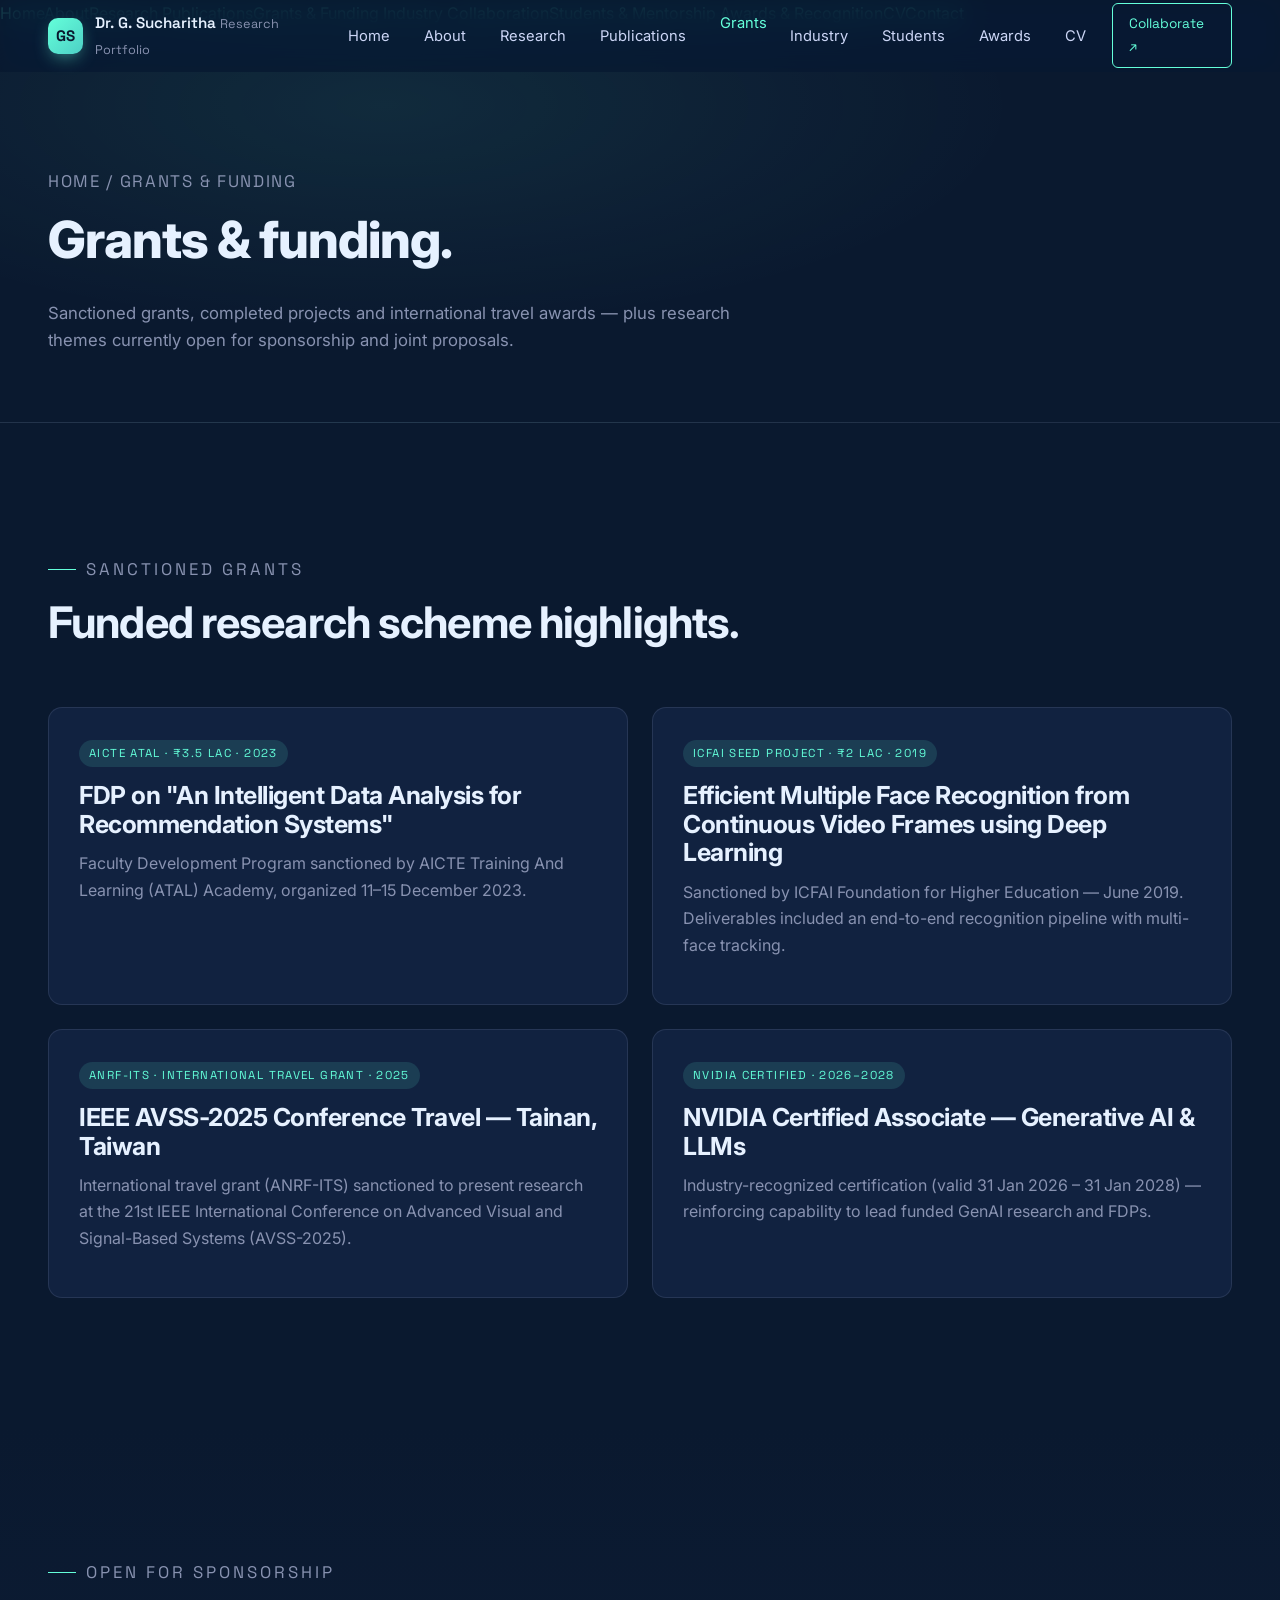
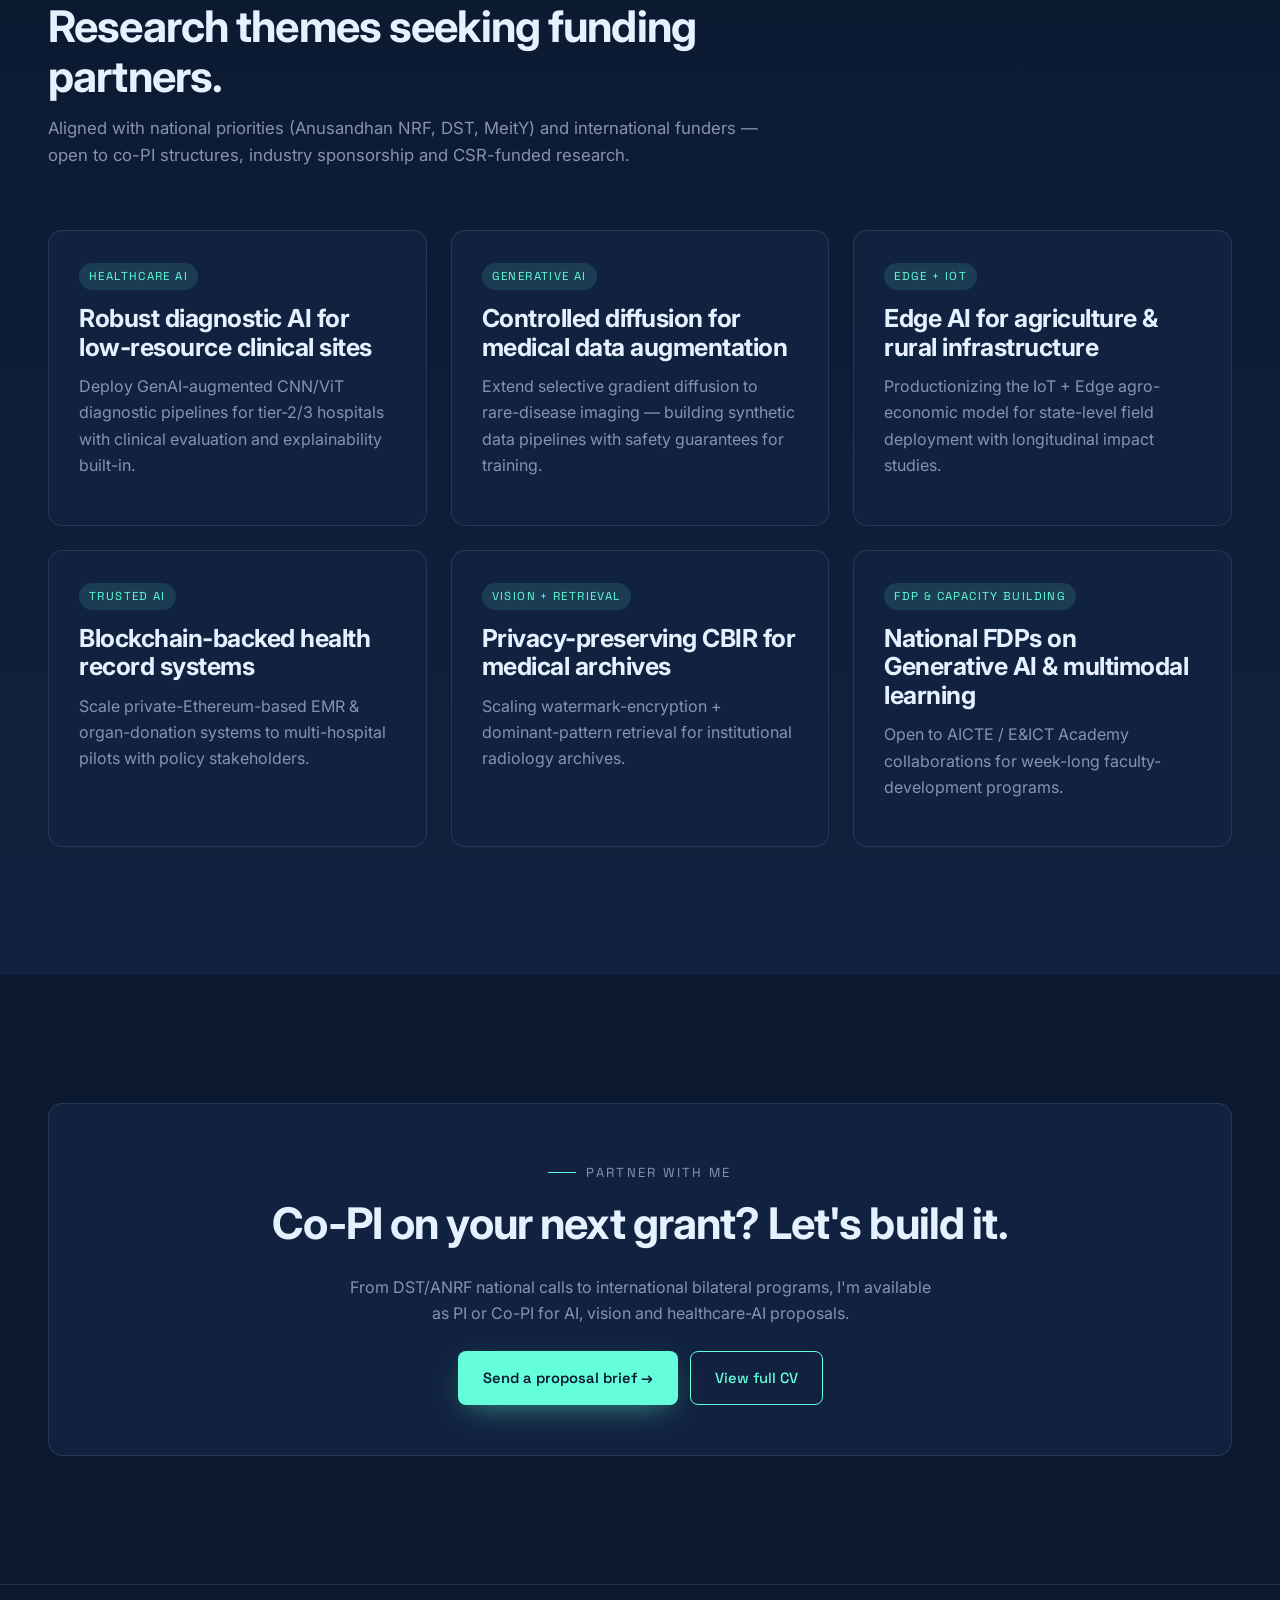
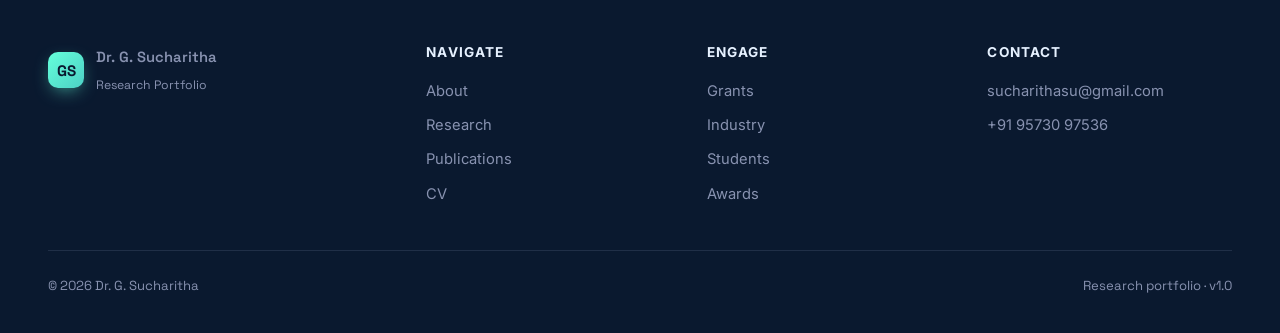
<file: grants.html>
<!DOCTYPE html>
<html lang="en">
<head>
<meta charset="UTF-8" />
<meta name="viewport" content="width=device-width, initial-scale=1" />
<title>Grants &amp; Funding · Dr. G. Sucharitha</title>
<meta name="description" content="Sanctioned grants, ongoing funded research and topics open for sponsorship." />
<link rel="preconnect" href="https://fonts.googleapis.com" />
<link rel="preconnect" href="https://fonts.gstatic.com" crossorigin />
<link href="https://fonts.googleapis.com/css2?family=Inter:wght@400;500;600;700;800&family=Space+Grotesk:wght@500;600;700&display=swap" rel="stylesheet" />
<link rel="stylesheet" href="assets/css/style.css" />
</head>
<body>
<div class="scroll-bar"></div>

<header class="nav">
  <div class="container nav-inner">
    <a href="index.html" class="brand"><span class="brand-mark">GS</span><span>Dr. G. Sucharitha <small>Research Portfolio</small></span></a>
    <nav><ul class="nav-links">
      <li><a href="index.html">Home</a></li><li><a href="about.html">About</a></li>
      <li><a href="research.html">Research</a></li><li><a href="publications.html">Publications</a></li>
      <li><a href="grants.html">Grants</a></li><li><a href="industry.html">Industry</a></li>
      <li><a href="students.html">Students</a></li><li><a href="awards.html">Awards</a></li>
      <li><a href="cv.html">CV</a></li>
    </ul></nav>
    <a class="nav-cta" href="contact.html">Collaborate ↗</a>
    <button class="nav-burger" aria-label="Menu" aria-expanded="false">
      <svg viewBox="0 0 24 24" fill="none" stroke="currentColor" stroke-width="2"><path d="M3 6h18M3 12h18M3 18h18"/></svg>
    </button>
  </div>
</header>
<div class="nav-drawer">
  <a href="index.html">Home</a><a href="about.html">About</a><a href="research.html">Research</a>
  <a href="publications.html">Publications</a><a href="grants.html">Grants &amp; Funding</a>
  <a href="industry.html">Industry Collaboration</a><a href="students.html">Students &amp; Mentorship</a>
  <a href="awards.html">Awards &amp; Recognition</a><a href="cv.html">CV</a><a href="contact.html">Contact</a>
</div>

<main>

<section class="page-head">
  <div class="container">
    <p class="crumbs"><a href="index.html">Home</a> / Grants &amp; Funding</p>
    <h1>Grants &amp; funding.</h1>
    <p>Sanctioned grants, completed projects and international travel awards — plus research themes currently open for sponsorship and joint proposals.</p>
  </div>
</section>

<section class="section">
  <div class="container">
    <div class="section-title reveal">
      <p class="eyebrow">Sanctioned Grants</p>
      <h2>Funded research scheme highlights.</h2>
    </div>

    <div class="grid grid-2">
      <article class="card reveal">
        <span class="card-tag">AICTE ATAL · ₹3.5 Lac · 2023</span>
        <h3>FDP on "An Intelligent Data Analysis for Recommendation Systems"</h3>
        <p>Faculty Development Program sanctioned by AICTE Training And Learning (ATAL) Academy, organized 11–15 December 2023.</p>
      </article>

      <article class="card reveal reveal-delay-1">
        <span class="card-tag">ICFAI Seed Project · ₹2 Lac · 2019</span>
        <h3>Efficient Multiple Face Recognition from Continuous Video Frames using Deep Learning</h3>
        <p>Sanctioned by ICFAI Foundation for Higher Education — June 2019. Deliverables included an end-to-end recognition pipeline with multi-face tracking.</p>
      </article>

      <article class="card reveal">
        <span class="card-tag">ANRF-ITS · International Travel Grant · 2025</span>
        <h3>IEEE AVSS-2025 Conference Travel — Tainan, Taiwan</h3>
        <p>International travel grant (ANRF-ITS) sanctioned to present research at the 21st IEEE International Conference on Advanced Visual and Signal-Based Systems (AVSS-2025).</p>
      </article>

      <article class="card reveal reveal-delay-1">
        <span class="card-tag">NVIDIA Certified · 2026–2028</span>
        <h3>NVIDIA Certified Associate — Generative AI &amp; LLMs</h3>
        <p>Industry-recognized certification (valid 31 Jan 2026 – 31 Jan 2028) — reinforcing capability to lead funded GenAI research and FDPs.</p>
      </article>
    </div>
  </div>
</section>

<section class="section section-alt">
  <div class="container">
    <div class="section-title reveal">
      <p class="eyebrow">Open for Sponsorship</p>
      <h2>Research themes seeking funding partners.</h2>
      <p>Aligned with national priorities (Anusandhan NRF, DST, MeitY) and international funders — open to co-PI structures, industry sponsorship and CSR-funded research.</p>
    </div>

    <div class="grid grid-3">
      <article class="card reveal">
        <span class="card-tag">Healthcare AI</span>
        <h3>Robust diagnostic AI for low-resource clinical sites</h3>
        <p>Deploy GenAI-augmented CNN/ViT diagnostic pipelines for tier-2/3 hospitals with clinical evaluation and explainability built-in.</p>
      </article>
      <article class="card reveal reveal-delay-1">
        <span class="card-tag">Generative AI</span>
        <h3>Controlled diffusion for medical data augmentation</h3>
        <p>Extend selective gradient diffusion to rare-disease imaging — building synthetic data pipelines with safety guarantees for training.</p>
      </article>
      <article class="card reveal reveal-delay-2">
        <span class="card-tag">Edge + IoT</span>
        <h3>Edge AI for agriculture &amp; rural infrastructure</h3>
        <p>Productionizing the IoT + Edge agro-economic model for state-level field deployment with longitudinal impact studies.</p>
      </article>
      <article class="card reveal">
        <span class="card-tag">Trusted AI</span>
        <h3>Blockchain-backed health record systems</h3>
        <p>Scale private-Ethereum-based EMR &amp; organ-donation systems to multi-hospital pilots with policy stakeholders.</p>
      </article>
      <article class="card reveal reveal-delay-1">
        <span class="card-tag">Vision + Retrieval</span>
        <h3>Privacy-preserving CBIR for medical archives</h3>
        <p>Scaling watermark-encryption + dominant-pattern retrieval for institutional radiology archives.</p>
      </article>
      <article class="card reveal reveal-delay-2">
        <span class="card-tag">FDP &amp; Capacity Building</span>
        <h3>National FDPs on Generative AI &amp; multimodal learning</h3>
        <p>Open to AICTE / E&amp;ICT Academy collaborations for week-long faculty-development programs.</p>
      </article>
    </div>
  </div>
</section>

<section class="section">
  <div class="container">
    <div class="card reveal" style="text-align: center; padding: 50px;">
      <p class="eyebrow" style="justify-content:center;">Partner With Me</p>
      <h2>Co-PI on your next grant? Let's build it.</h2>
      <p style="max-width:600px; margin: 0 auto 24px; color:var(--c-muted);">From DST/ANRF national calls to international bilateral programs, I'm available as PI or Co-PI for AI, vision and healthcare-AI proposals.</p>
      <div style="display:flex; gap:12px; justify-content:center; flex-wrap:wrap;">
        <a class="btn btn-primary" href="contact.html">Send a proposal brief →</a>
        <a class="btn btn-ghost" href="cv.html">View full CV</a>
      </div>
    </div>
  </div>
</section>

</main>

<footer class="footer">
  <div class="container">
    <div class="footer-grid">
      <div><a href="index.html" class="brand"><span class="brand-mark">GS</span><span>Dr. G. Sucharitha <small>Research Portfolio</small></span></a></div>
      <div><h5>Navigate</h5><ul><li><a href="about.html">About</a></li><li><a href="research.html">Research</a></li><li><a href="publications.html">Publications</a></li><li><a href="cv.html">CV</a></li></ul></div>
      <div><h5>Engage</h5><ul><li><a href="grants.html">Grants</a></li><li><a href="industry.html">Industry</a></li><li><a href="students.html">Students</a></li><li><a href="awards.html">Awards</a></li></ul></div>
      <div><h5>Contact</h5><ul><li><a href="mailto:sucharithasu@gmail.com">sucharithasu@gmail.com</a></li><li><a href="tel:+919573097536">+91 95730 97536</a></li></ul></div>
    </div>
    <div class="footer-bottom"><span>© <span data-year>2026</span> Dr. G. Sucharitha</span><span>Research portfolio · v1.0</span></div>
  </div>
</footer>

<script src="assets/js/main.js"></script>
</body>
</html>
</file>
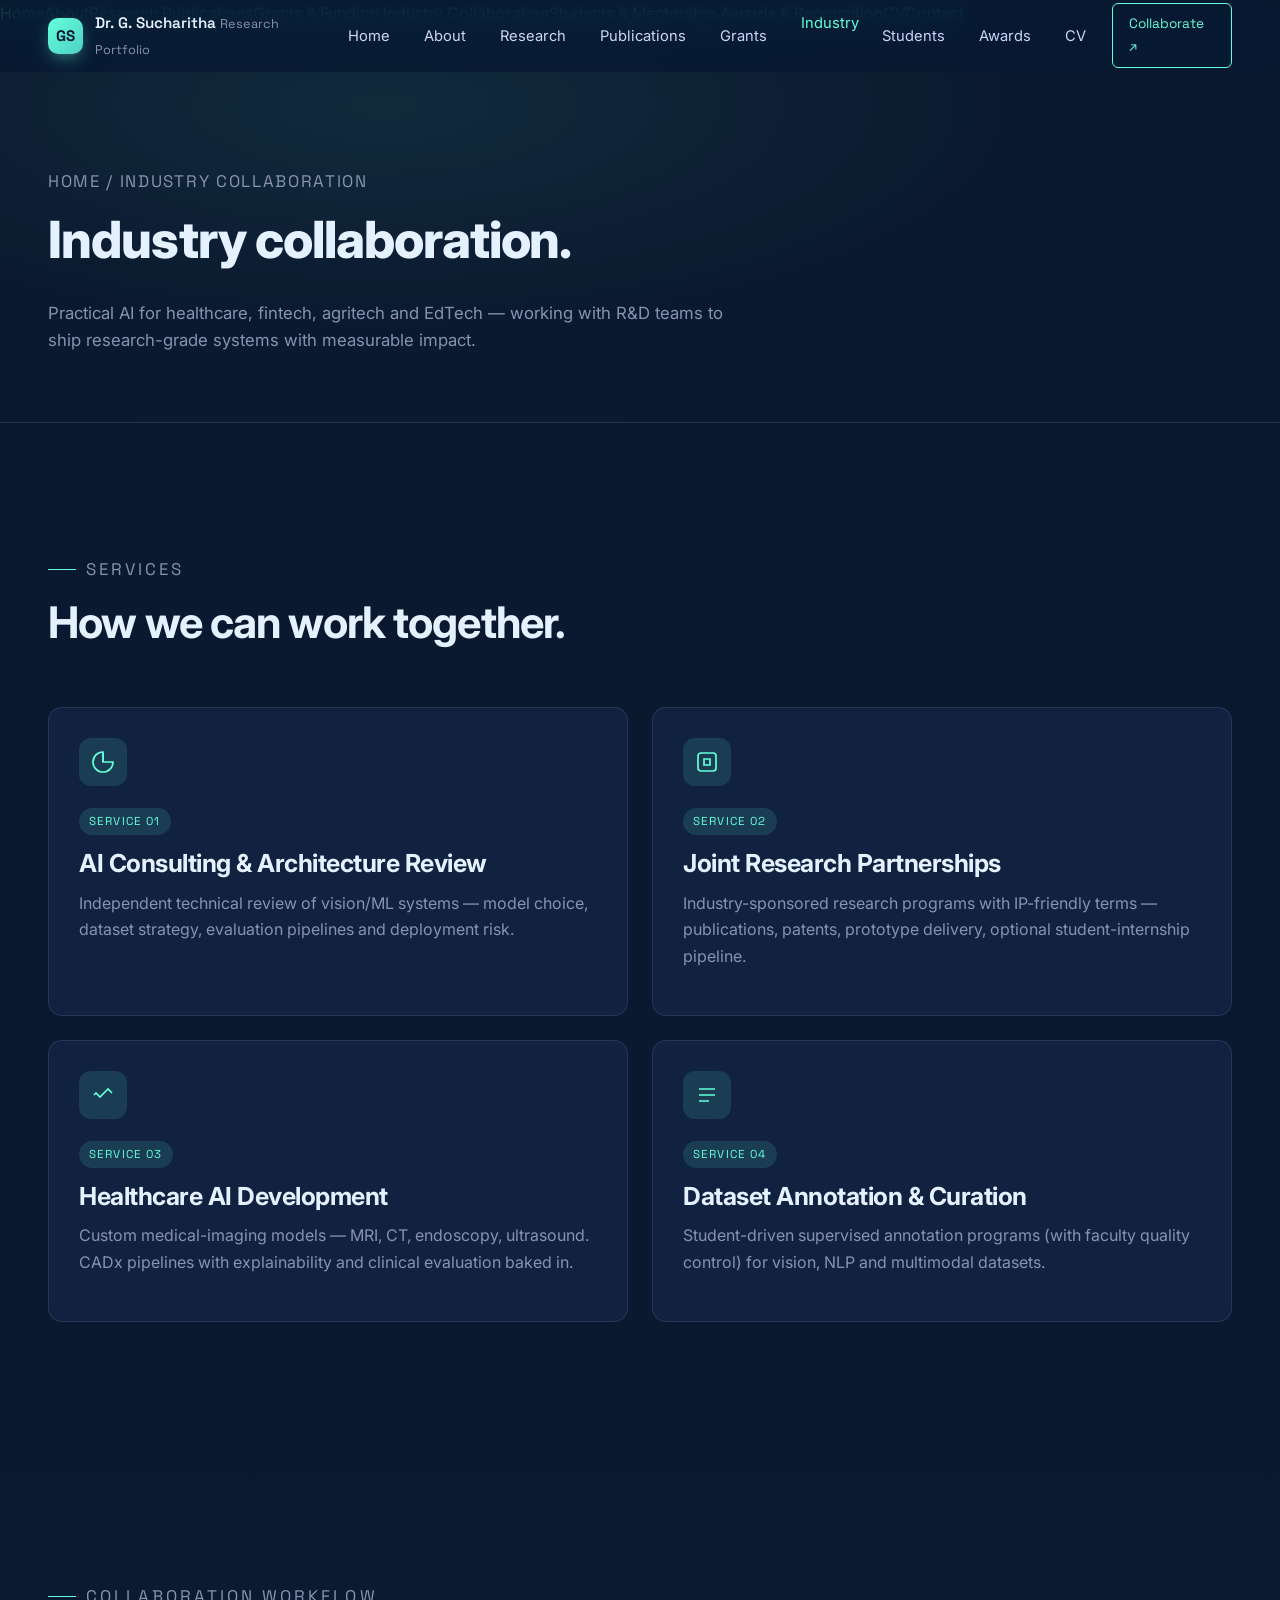
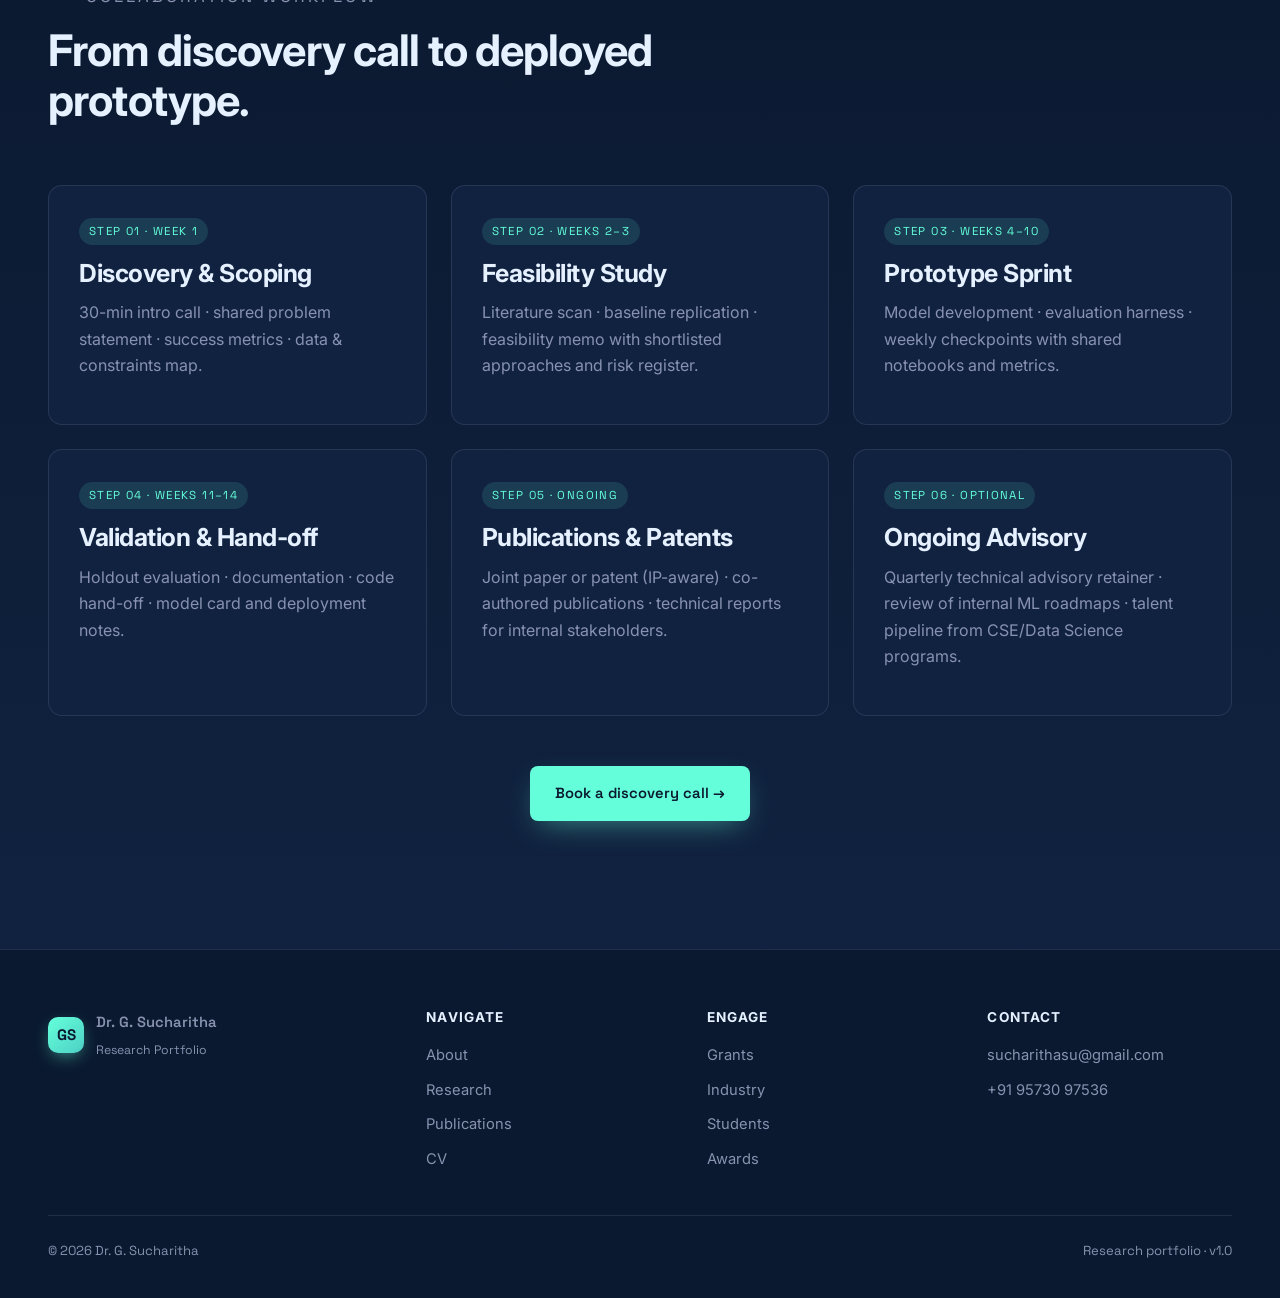
<file: industry.html>
<!DOCTYPE html>
<html lang="en">
<head>
<meta charset="UTF-8" />
<meta name="viewport" content="width=device-width, initial-scale=1" />
<title>Industry Collaboration · Dr. G. Sucharitha</title>
<meta name="description" content="AI consulting, research partnerships, healthcare AI development and dataset annotation projects for industry teams." />
<link rel="preconnect" href="https://fonts.googleapis.com" />
<link rel="preconnect" href="https://fonts.gstatic.com" crossorigin />
<link href="https://fonts.googleapis.com/css2?family=Inter:wght@400;500;600;700;800&family=Space+Grotesk:wght@500;600;700&display=swap" rel="stylesheet" />
<link rel="stylesheet" href="assets/css/style.css" />
</head>
<body>
<div class="scroll-bar"></div>

<header class="nav">
  <div class="container nav-inner">
    <a href="index.html" class="brand"><span class="brand-mark">GS</span><span>Dr. G. Sucharitha <small>Research Portfolio</small></span></a>
    <nav><ul class="nav-links">
      <li><a href="index.html">Home</a></li><li><a href="about.html">About</a></li>
      <li><a href="research.html">Research</a></li><li><a href="publications.html">Publications</a></li>
      <li><a href="grants.html">Grants</a></li><li><a href="industry.html">Industry</a></li>
      <li><a href="students.html">Students</a></li><li><a href="awards.html">Awards</a></li>
      <li><a href="cv.html">CV</a></li>
    </ul></nav>
    <a class="nav-cta" href="contact.html">Collaborate ↗</a>
    <button class="nav-burger" aria-label="Menu" aria-expanded="false">
      <svg viewBox="0 0 24 24" fill="none" stroke="currentColor" stroke-width="2"><path d="M3 6h18M3 12h18M3 18h18"/></svg>
    </button>
  </div>
</header>
<div class="nav-drawer">
  <a href="index.html">Home</a><a href="about.html">About</a><a href="research.html">Research</a>
  <a href="publications.html">Publications</a><a href="grants.html">Grants &amp; Funding</a>
  <a href="industry.html">Industry Collaboration</a><a href="students.html">Students &amp; Mentorship</a>
  <a href="awards.html">Awards &amp; Recognition</a><a href="cv.html">CV</a><a href="contact.html">Contact</a>
</div>

<main>

<section class="page-head">
  <div class="container">
    <p class="crumbs"><a href="index.html">Home</a> / Industry Collaboration</p>
    <h1>Industry collaboration.</h1>
    <p>Practical AI for healthcare, fintech, agritech and EdTech — working with R&amp;D teams to ship research-grade systems with measurable impact.</p>
  </div>
</section>

<section class="section">
  <div class="container">
    <div class="section-title reveal">
      <p class="eyebrow">Services</p>
      <h2>How we can work together.</h2>
    </div>

    <div class="grid grid-2">
      <article class="card reveal">
        <div class="card-icon">
          <svg viewBox="0 0 24 24" fill="none" stroke="currentColor" stroke-width="1.7"><path d="M12 2a10 10 0 1 0 10 10h-10z"/><path d="M12 2v10"/></svg>
        </div>
        <span class="card-tag">Service 01</span>
        <h3>AI Consulting &amp; Architecture Review</h3>
        <p>Independent technical review of vision/ML systems — model choice, dataset strategy, evaluation pipelines and deployment risk.</p>
      </article>

      <article class="card reveal reveal-delay-1">
        <div class="card-icon">
          <svg viewBox="0 0 24 24" fill="none" stroke="currentColor" stroke-width="1.7"><rect x="3" y="3" width="18" height="18" rx="3"/><path d="M9 9h6v6H9z"/></svg>
        </div>
        <span class="card-tag">Service 02</span>
        <h3>Joint Research Partnerships</h3>
        <p>Industry-sponsored research programs with IP-friendly terms — publications, patents, prototype delivery, optional student-internship pipeline.</p>
      </article>

      <article class="card reveal">
        <div class="card-icon">
          <svg viewBox="0 0 24 24" fill="none" stroke="currentColor" stroke-width="1.7"><path d="M3 12l2-2 4 4 8-8 4 4"/></svg>
        </div>
        <span class="card-tag">Service 03</span>
        <h3>Healthcare AI Development</h3>
        <p>Custom medical-imaging models — MRI, CT, endoscopy, ultrasound. CADx pipelines with explainability and clinical evaluation baked in.</p>
      </article>

      <article class="card reveal reveal-delay-1">
        <div class="card-icon">
          <svg viewBox="0 0 24 24" fill="none" stroke="currentColor" stroke-width="1.7"><path d="M4 6h16M4 12h16M4 18h10"/></svg>
        </div>
        <span class="card-tag">Service 04</span>
        <h3>Dataset Annotation &amp; Curation</h3>
        <p>Student-driven supervised annotation programs (with faculty quality control) for vision, NLP and multimodal datasets.</p>
      </article>
    </div>
  </div>
</section>

<section class="section section-alt">
  <div class="container">
    <div class="section-title reveal">
      <p class="eyebrow">Collaboration Workflow</p>
      <h2>From discovery call to deployed prototype.</h2>
    </div>

    <div class="grid grid-3">
      <article class="card reveal">
        <span class="card-tag">Step 01 · Week 1</span>
        <h3>Discovery &amp; Scoping</h3>
        <p>30-min intro call · shared problem statement · success metrics · data &amp; constraints map.</p>
      </article>
      <article class="card reveal reveal-delay-1">
        <span class="card-tag">Step 02 · Weeks 2–3</span>
        <h3>Feasibility Study</h3>
        <p>Literature scan · baseline replication · feasibility memo with shortlisted approaches and risk register.</p>
      </article>
      <article class="card reveal reveal-delay-2">
        <span class="card-tag">Step 03 · Weeks 4–10</span>
        <h3>Prototype Sprint</h3>
        <p>Model development · evaluation harness · weekly checkpoints with shared notebooks and metrics.</p>
      </article>
      <article class="card reveal">
        <span class="card-tag">Step 04 · Weeks 11–14</span>
        <h3>Validation &amp; Hand-off</h3>
        <p>Holdout evaluation · documentation · code hand-off · model card and deployment notes.</p>
      </article>
      <article class="card reveal reveal-delay-1">
        <span class="card-tag">Step 05 · Ongoing</span>
        <h3>Publications &amp; Patents</h3>
        <p>Joint paper or patent (IP-aware) · co-authored publications · technical reports for internal stakeholders.</p>
      </article>
      <article class="card reveal reveal-delay-2">
        <span class="card-tag">Step 06 · Optional</span>
        <h3>Ongoing Advisory</h3>
        <p>Quarterly technical advisory retainer · review of internal ML roadmaps · talent pipeline from CSE/Data Science programs.</p>
      </article>
    </div>

    <div style="text-align:center; margin-top: 50px;" class="reveal">
      <a class="btn btn-primary" href="contact.html">Book a discovery call →</a>
    </div>
  </div>
</section>

</main>

<footer class="footer">
  <div class="container">
    <div class="footer-grid">
      <div><a href="index.html" class="brand"><span class="brand-mark">GS</span><span>Dr. G. Sucharitha <small>Research Portfolio</small></span></a></div>
      <div><h5>Navigate</h5><ul><li><a href="about.html">About</a></li><li><a href="research.html">Research</a></li><li><a href="publications.html">Publications</a></li><li><a href="cv.html">CV</a></li></ul></div>
      <div><h5>Engage</h5><ul><li><a href="grants.html">Grants</a></li><li><a href="industry.html">Industry</a></li><li><a href="students.html">Students</a></li><li><a href="awards.html">Awards</a></li></ul></div>
      <div><h5>Contact</h5><ul><li><a href="mailto:sucharithasu@gmail.com">sucharithasu@gmail.com</a></li><li><a href="tel:+919573097536">+91 95730 97536</a></li></ul></div>
    </div>
    <div class="footer-bottom"><span>© <span data-year>2026</span> Dr. G. Sucharitha</span><span>Research portfolio · v1.0</span></div>
  </div>
</footer>

<script src="assets/js/main.js"></script>
</body>
</html>
</file>
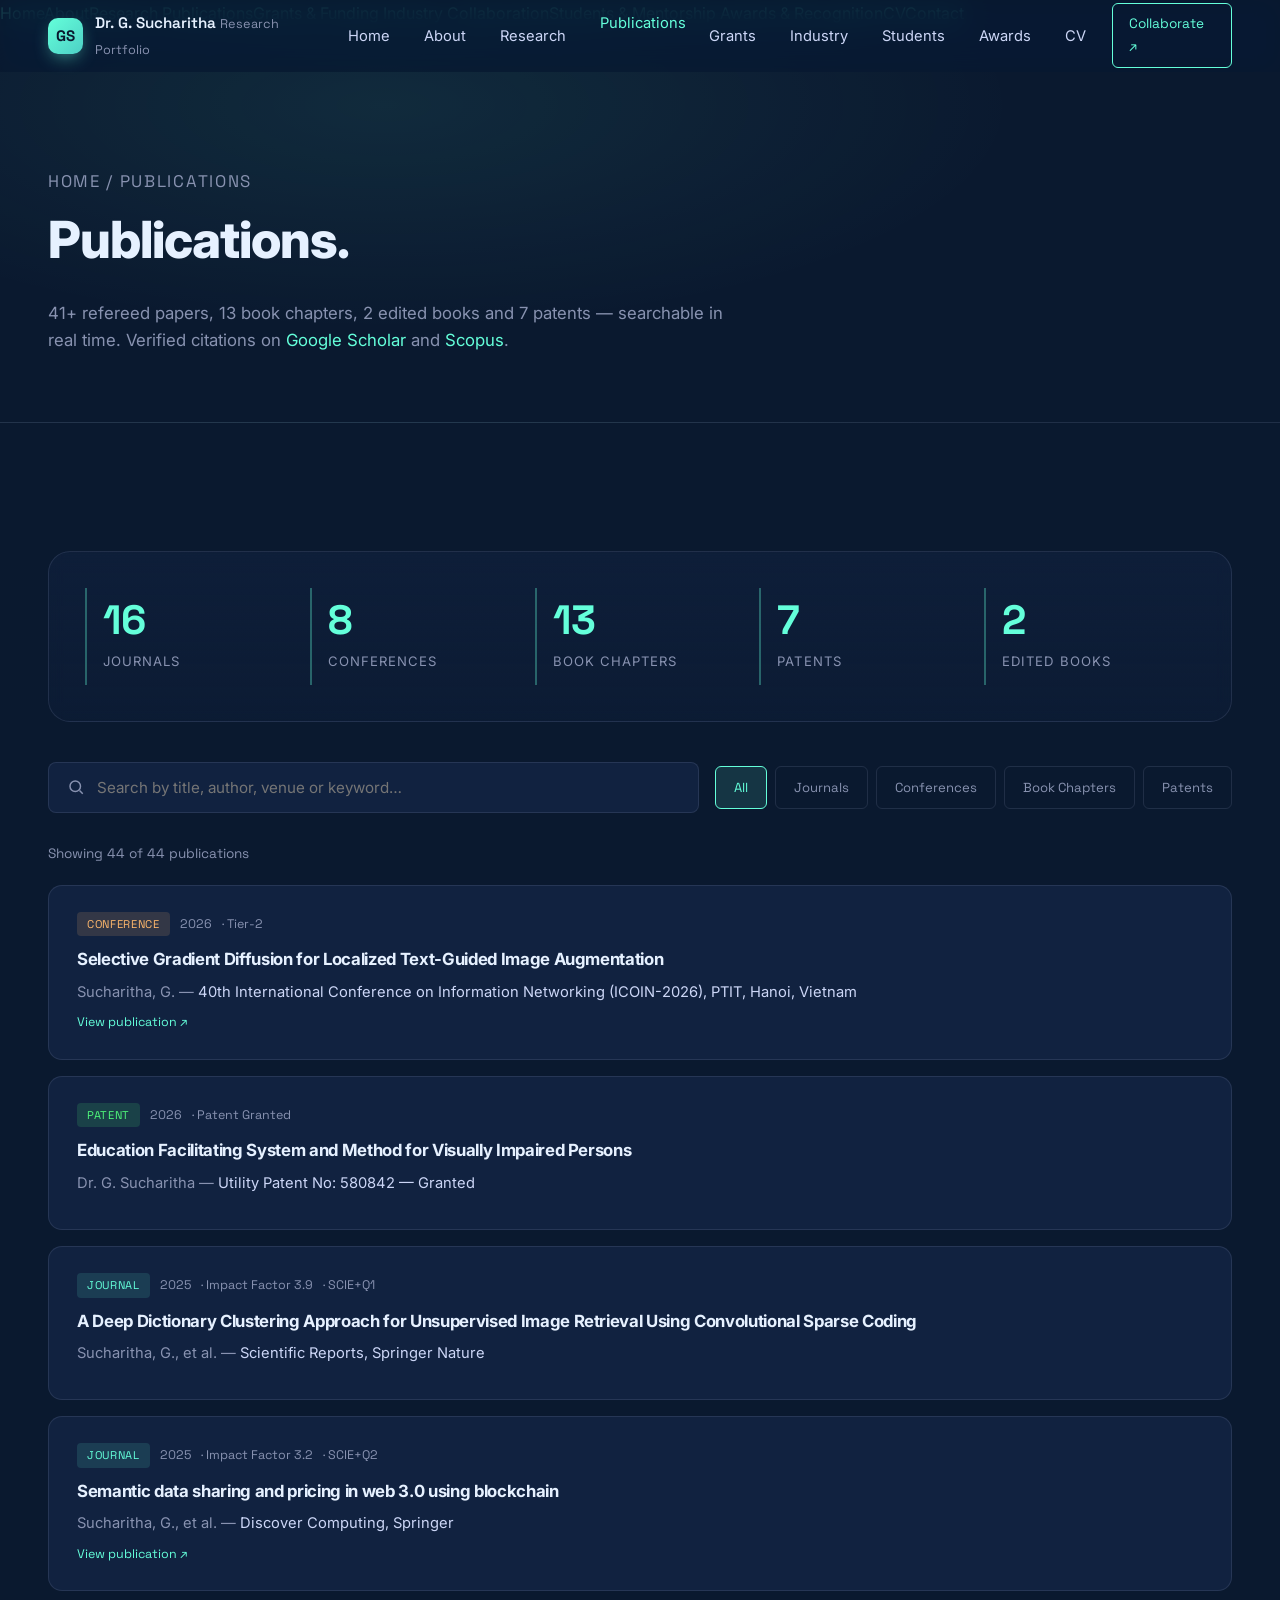
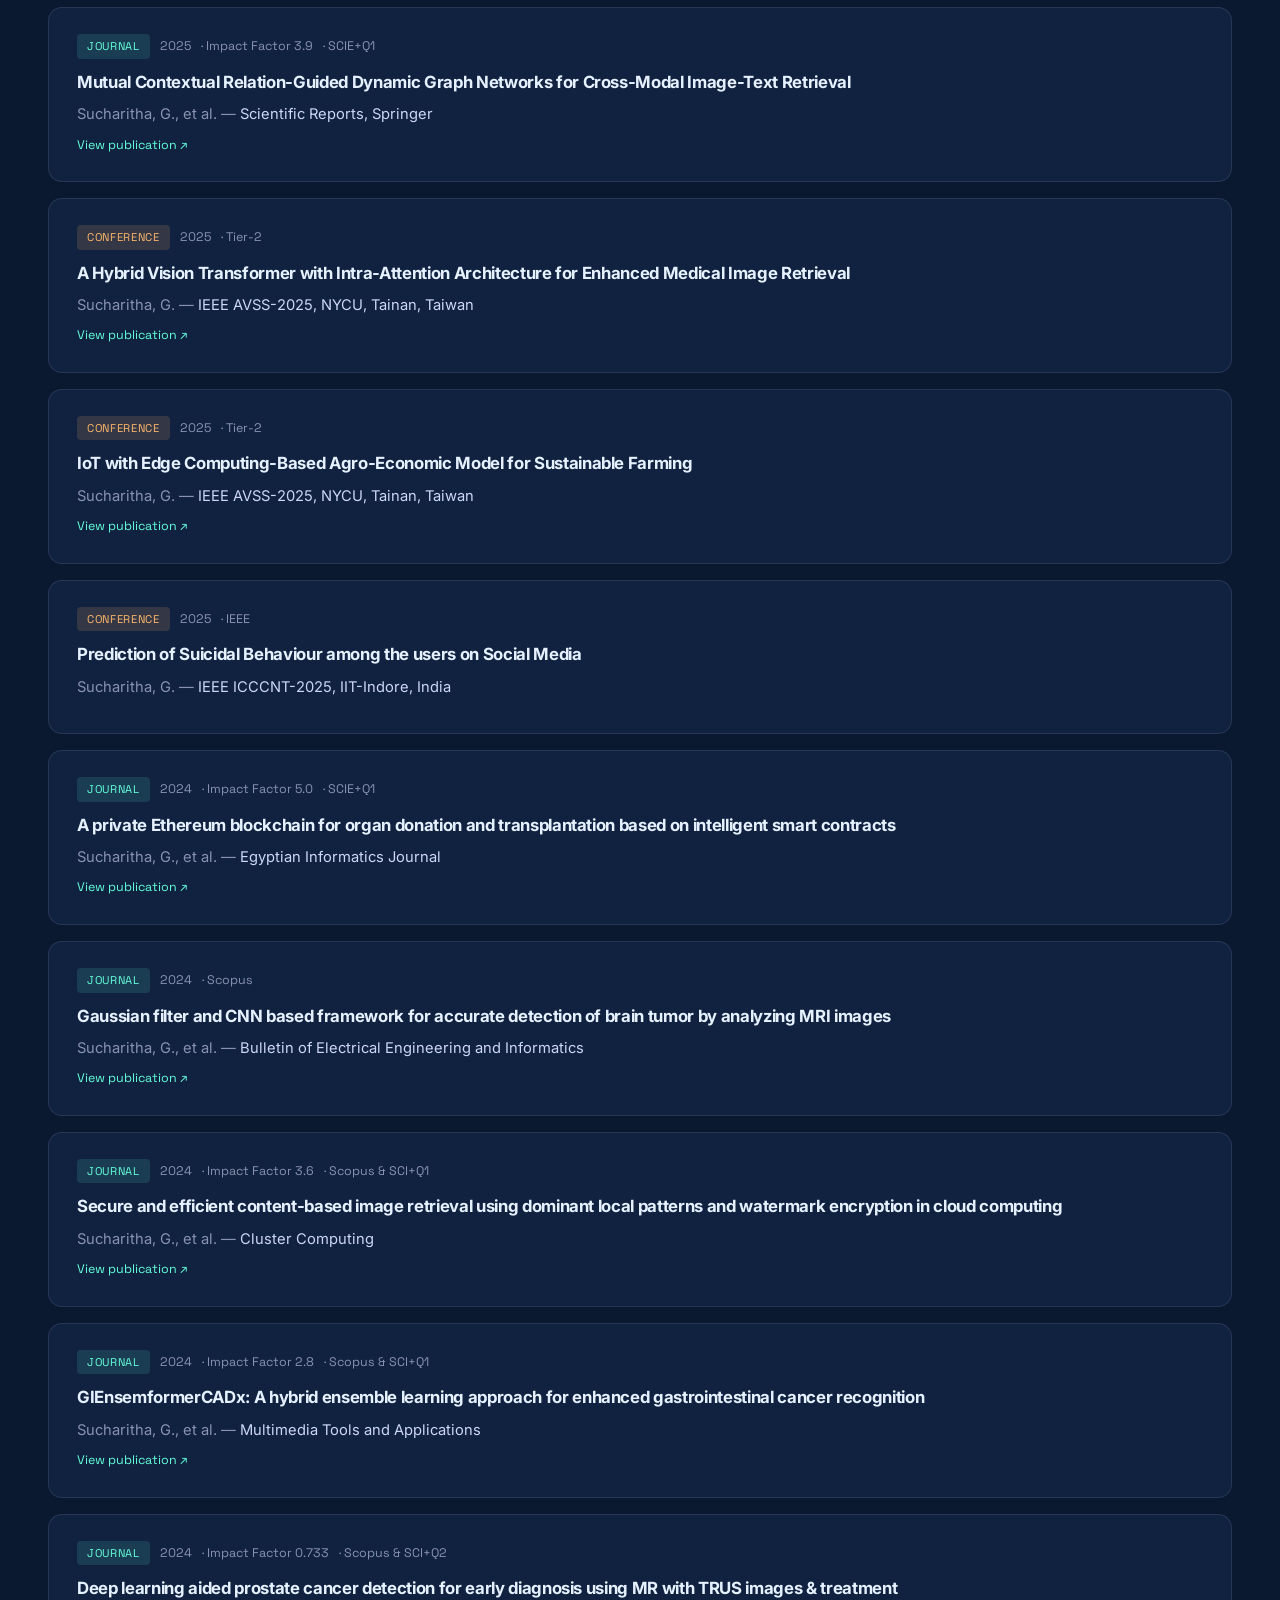
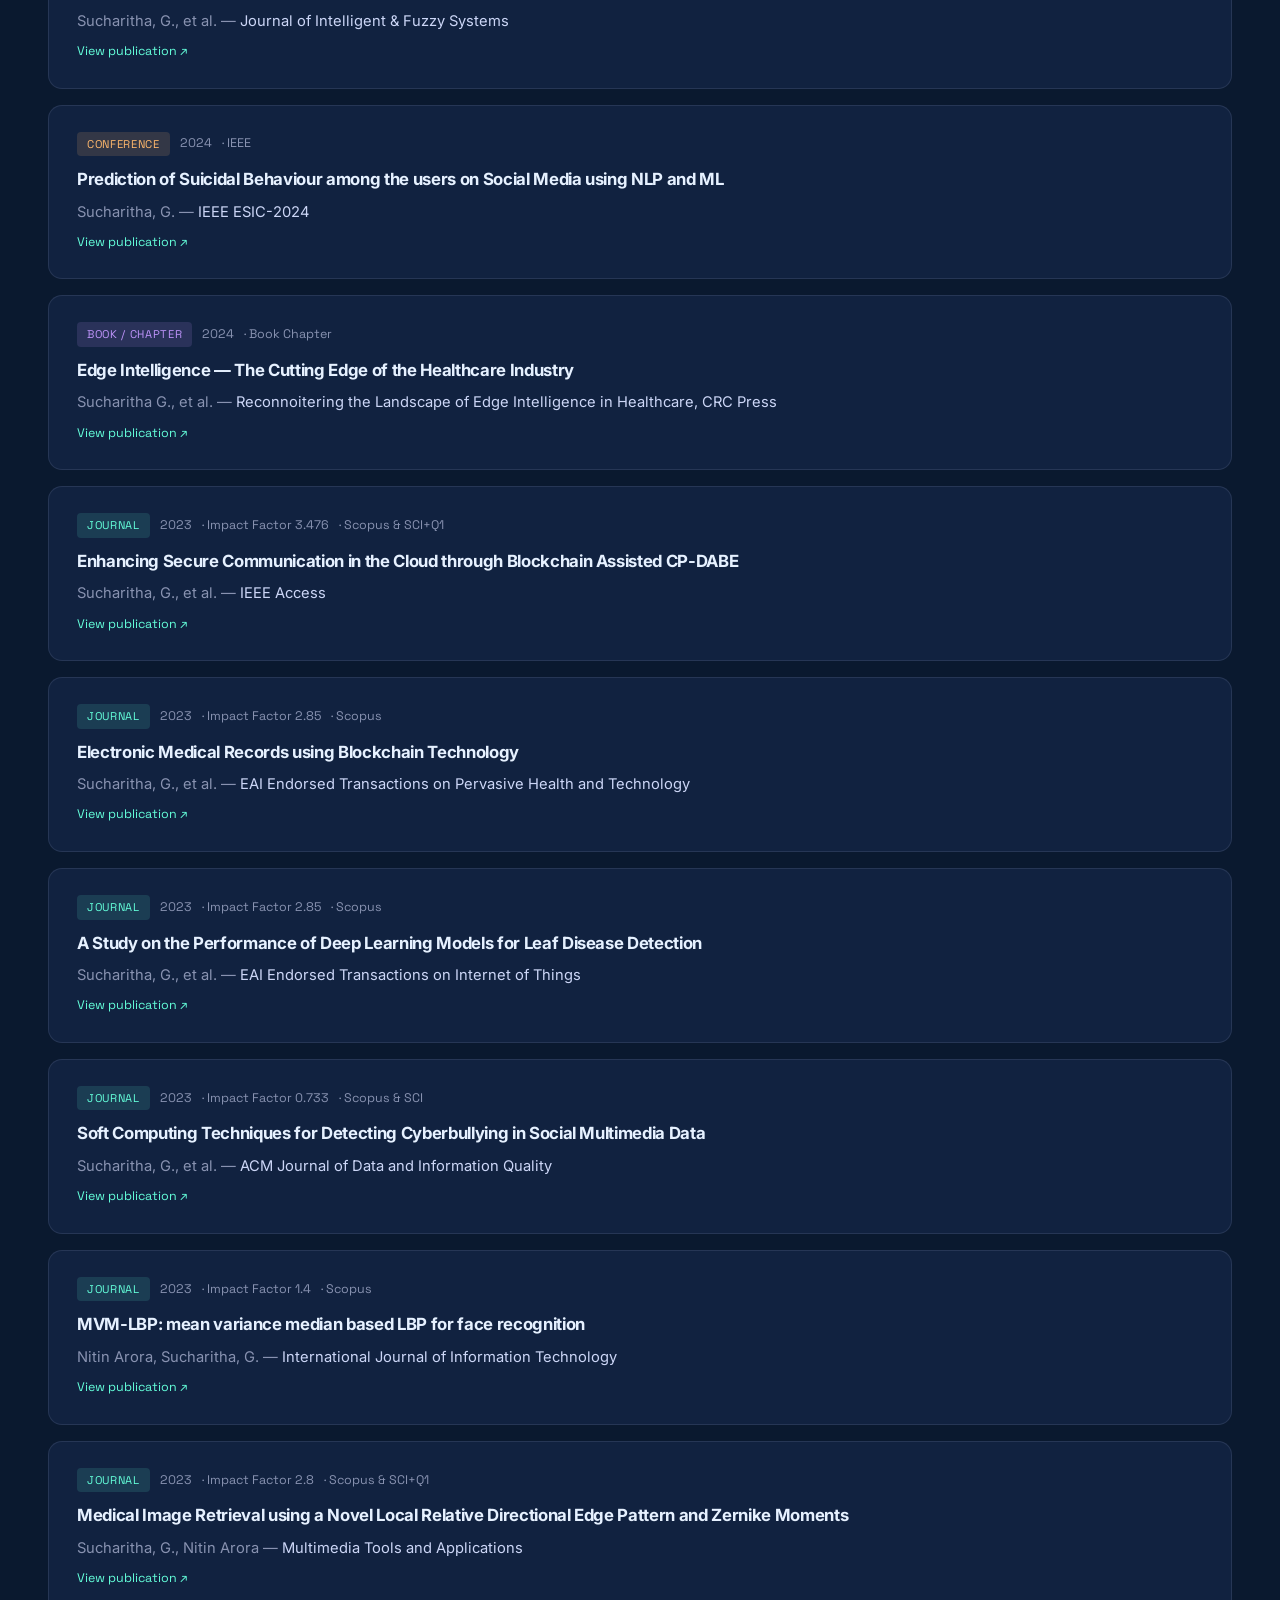
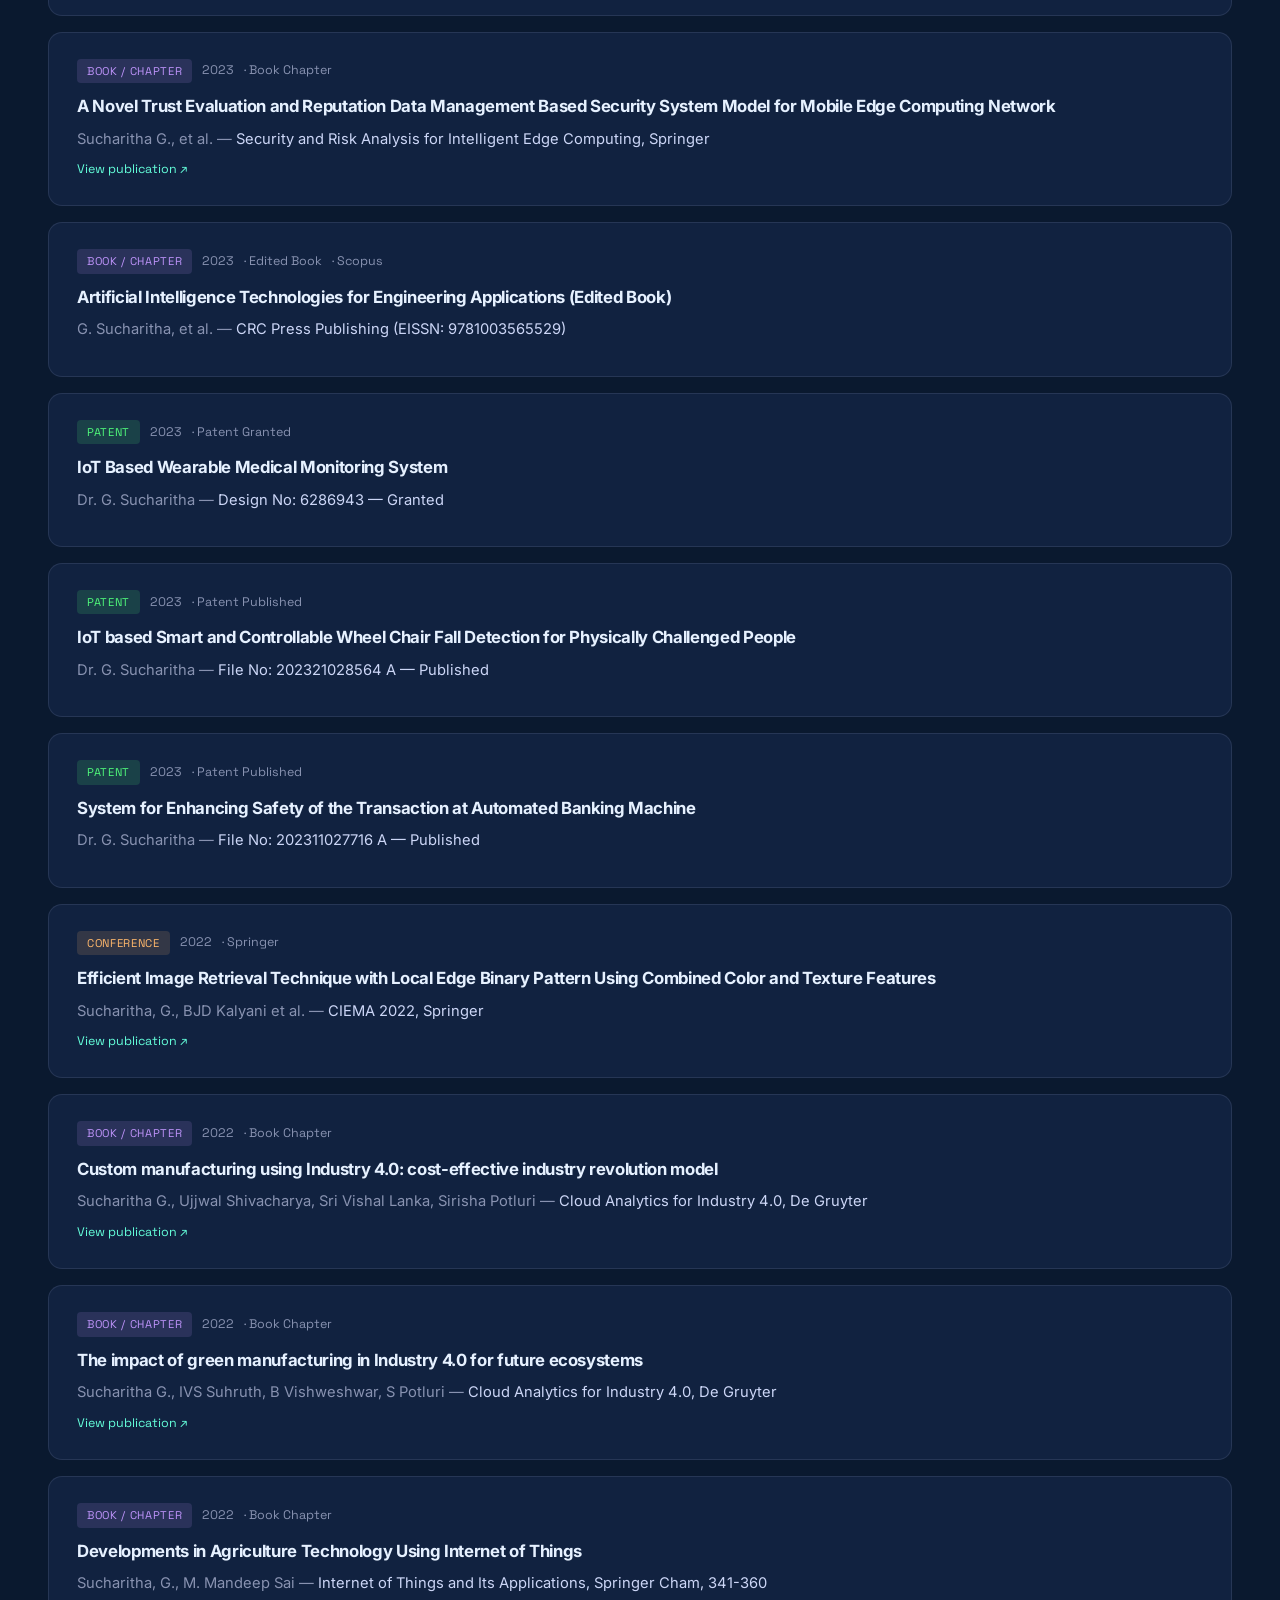
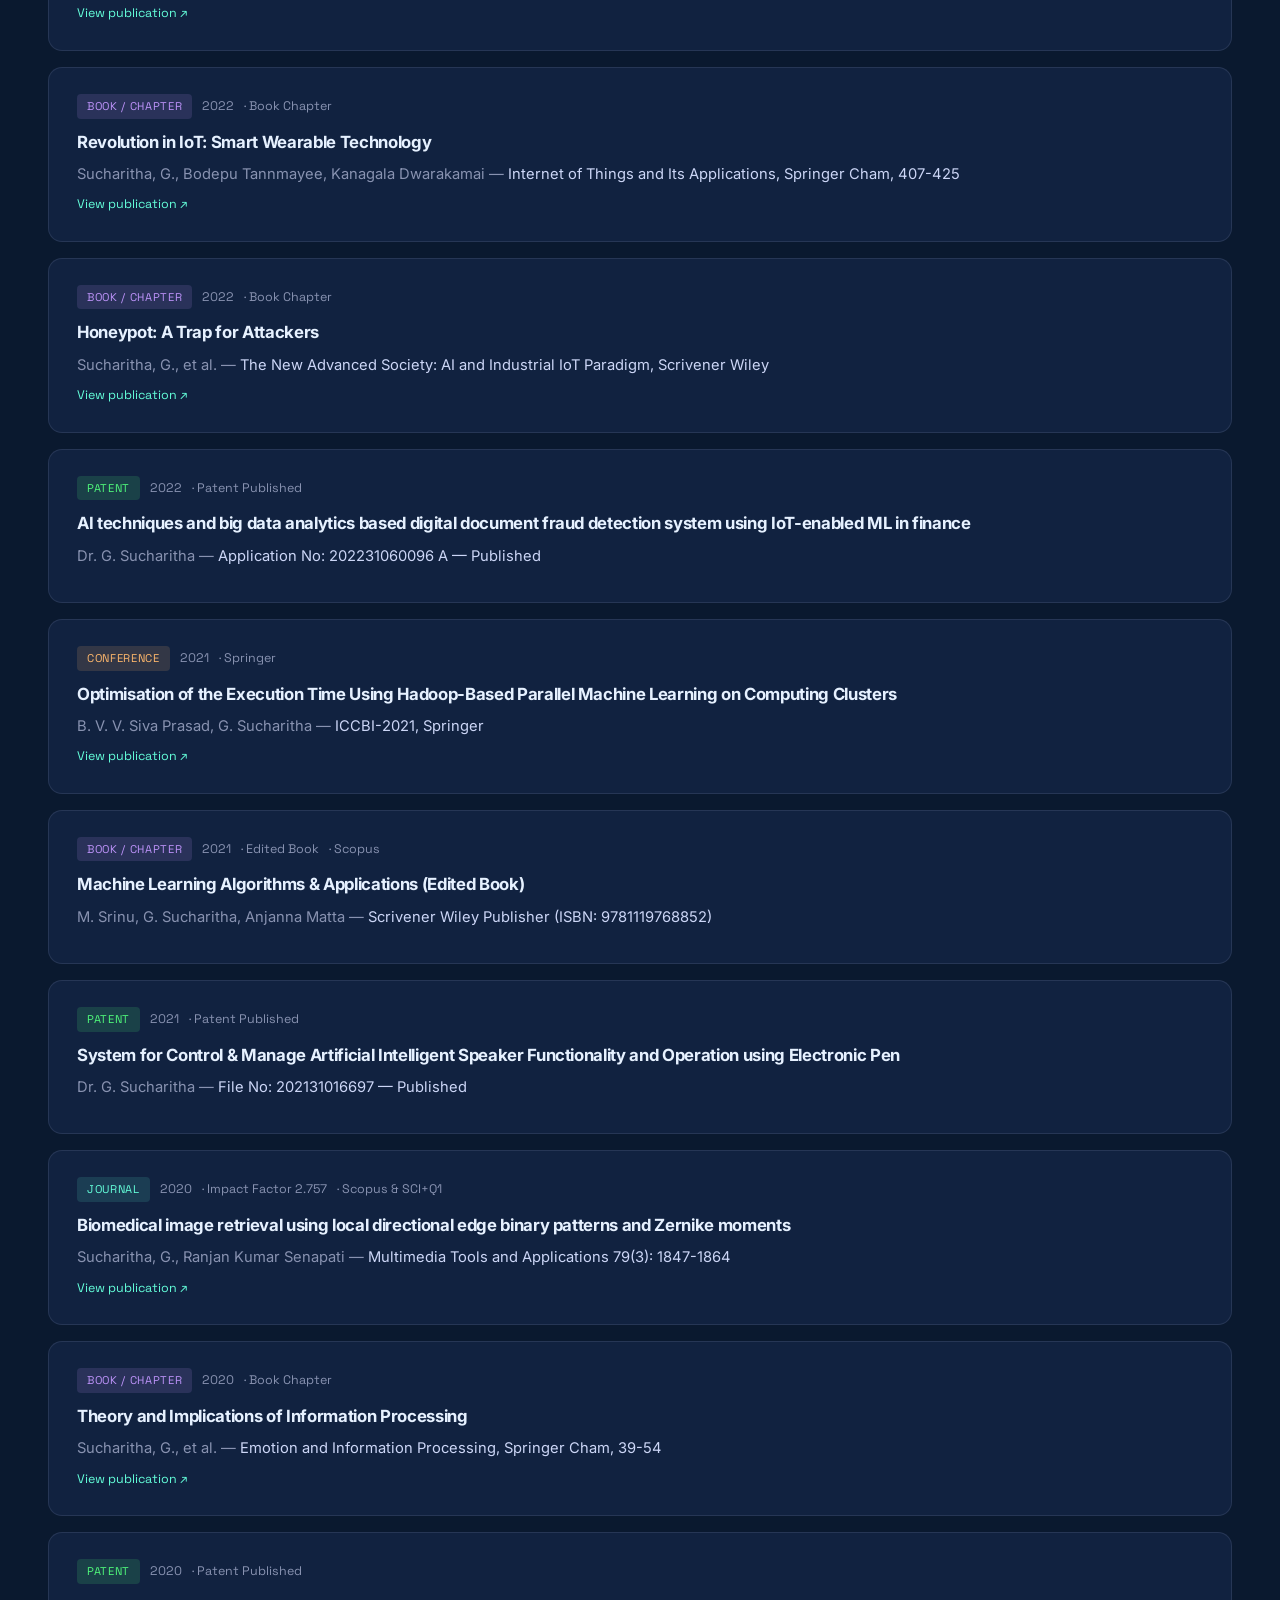
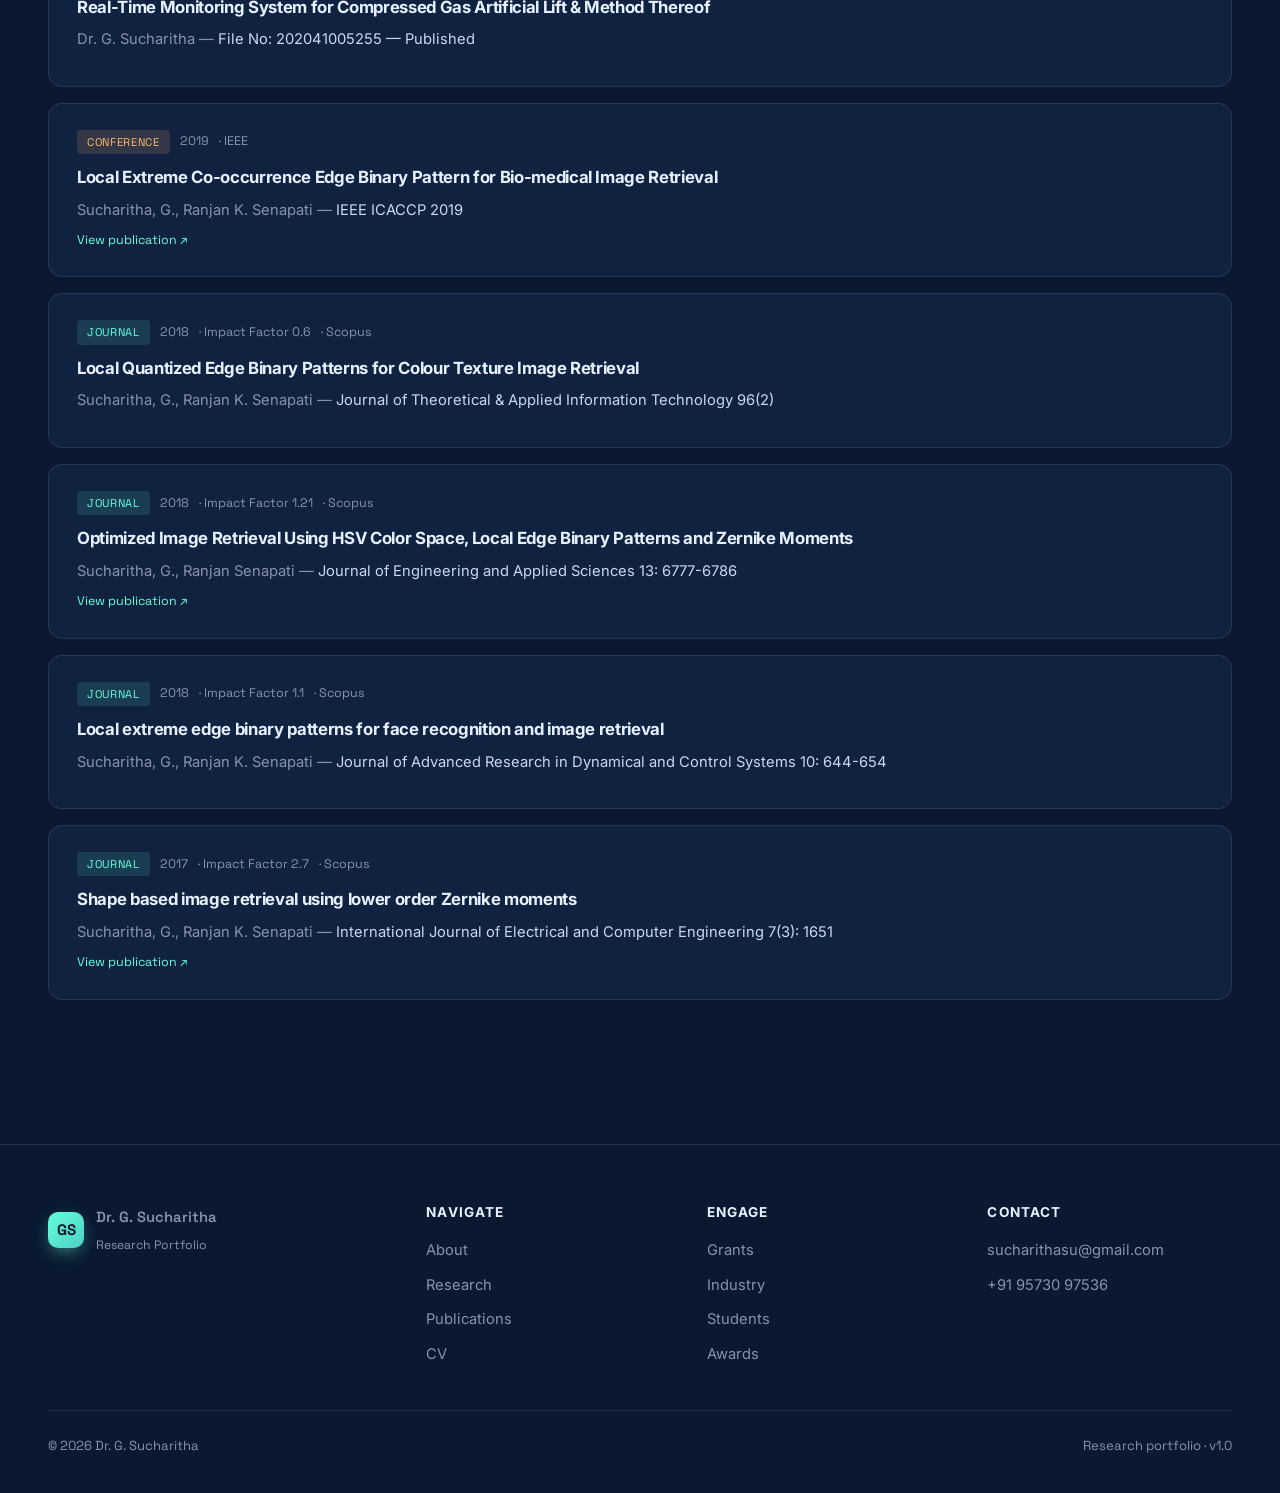
<file: publications.html>
<!DOCTYPE html>
<html lang="en">
<head>
<meta charset="UTF-8" />
<meta name="viewport" content="width=device-width, initial-scale=1" />
<title>Publications · Dr. G. Sucharitha</title>
<meta name="description" content="Complete list of journal, conference, book-chapter and patent publications by Dr. G. Sucharitha — real-time search and filter." />
<link rel="preconnect" href="https://fonts.googleapis.com" />
<link rel="preconnect" href="https://fonts.gstatic.com" crossorigin />
<link href="https://fonts.googleapis.com/css2?family=Inter:wght@400;500;600;700;800&family=Space+Grotesk:wght@500;600;700&display=swap" rel="stylesheet" />
<link rel="stylesheet" href="assets/css/style.css" />
</head>
<body>
<div class="scroll-bar"></div>

<header class="nav">
  <div class="container nav-inner">
    <a href="index.html" class="brand"><span class="brand-mark">GS</span><span>Dr. G. Sucharitha <small>Research Portfolio</small></span></a>
    <nav><ul class="nav-links">
      <li><a href="index.html">Home</a></li><li><a href="about.html">About</a></li>
      <li><a href="research.html">Research</a></li><li><a href="publications.html">Publications</a></li>
      <li><a href="grants.html">Grants</a></li><li><a href="industry.html">Industry</a></li>
      <li><a href="students.html">Students</a></li><li><a href="awards.html">Awards</a></li>
      <li><a href="cv.html">CV</a></li>
    </ul></nav>
    <a class="nav-cta" href="contact.html">Collaborate ↗</a>
    <button class="nav-burger" aria-label="Menu" aria-expanded="false">
      <svg viewBox="0 0 24 24" fill="none" stroke="currentColor" stroke-width="2"><path d="M3 6h18M3 12h18M3 18h18"/></svg>
    </button>
  </div>
</header>
<div class="nav-drawer">
  <a href="index.html">Home</a><a href="about.html">About</a><a href="research.html">Research</a>
  <a href="publications.html">Publications</a><a href="grants.html">Grants &amp; Funding</a>
  <a href="industry.html">Industry Collaboration</a><a href="students.html">Students &amp; Mentorship</a>
  <a href="awards.html">Awards &amp; Recognition</a><a href="cv.html">CV</a><a href="contact.html">Contact</a>
</div>

<main>

<section class="page-head">
  <div class="container">
    <p class="crumbs"><a href="index.html">Home</a> / Publications</p>
    <h1>Publications.</h1>
    <p>41+ refereed papers, 13 book chapters, 2 edited books and 7 patents — searchable in real time. Verified citations on <a href="https://scholar.google.com/citations?user=SnaZ3gUAAAAJ" target="_blank" rel="noopener">Google Scholar</a> and <a href="https://www.scopus.com/authid/detail.uri?authorId=57194599735" target="_blank" rel="noopener">Scopus</a>.</p>
  </div>
</section>

<section class="section">
  <div class="container">
    <div class="stats reveal" style="margin-bottom: 40px;">
      <div class="stat"><span class="stat-num" data-count="16">0</span><span class="stat-label">Journals</span></div>
      <div class="stat"><span class="stat-num" data-count="8">0</span><span class="stat-label">Conferences</span></div>
      <div class="stat"><span class="stat-num" data-count="13">0</span><span class="stat-label">Book Chapters</span></div>
      <div class="stat"><span class="stat-num" data-count="7">0</span><span class="stat-label">Patents</span></div>
      <div class="stat"><span class="stat-num" data-count="2">0</span><span class="stat-label">Edited Books</span></div>
    </div>

    <div class="pub-toolbar reveal">
      <label class="pub-search" aria-label="Search publications">
        <svg viewBox="0 0 24 24" fill="none" stroke="currentColor" stroke-width="2"><circle cx="11" cy="11" r="7"/><path d="M21 21l-4.3-4.3"/></svg>
        <input id="pub-search" type="search" placeholder="Search by title, author, venue or keyword…" autocomplete="off" />
      </label>
      <div class="pub-filters" role="tablist">
        <button class="pub-filter active" data-type="all">All</button>
        <button class="pub-filter" data-type="journal">Journals</button>
        <button class="pub-filter" data-type="conference">Conferences</button>
        <button class="pub-filter" data-type="book">Book Chapters</button>
        <button class="pub-filter" data-type="patent">Patents</button>
      </div>
    </div>

    <p class="pub-count" id="pub-count"></p>

    <div id="pub-list"></div>
  </div>
</section>

</main>

<footer class="footer">
  <div class="container">
    <div class="footer-grid">
      <div><a href="index.html" class="brand"><span class="brand-mark">GS</span><span>Dr. G. Sucharitha <small>Research Portfolio</small></span></a></div>
      <div><h5>Navigate</h5><ul><li><a href="about.html">About</a></li><li><a href="research.html">Research</a></li><li><a href="publications.html">Publications</a></li><li><a href="cv.html">CV</a></li></ul></div>
      <div><h5>Engage</h5><ul><li><a href="grants.html">Grants</a></li><li><a href="industry.html">Industry</a></li><li><a href="students.html">Students</a></li><li><a href="awards.html">Awards</a></li></ul></div>
      <div><h5>Contact</h5><ul><li><a href="mailto:sucharithasu@gmail.com">sucharithasu@gmail.com</a></li><li><a href="tel:+919573097536">+91 95730 97536</a></li></ul></div>
    </div>
    <div class="footer-bottom"><span>© <span data-year>2026</span> Dr. G. Sucharitha</span><span>Research portfolio · v1.0</span></div>
  </div>
</footer>

<script src="assets/js/publications.js"></script>
<script src="assets/js/main.js"></script>
</body>
</html>
</file>
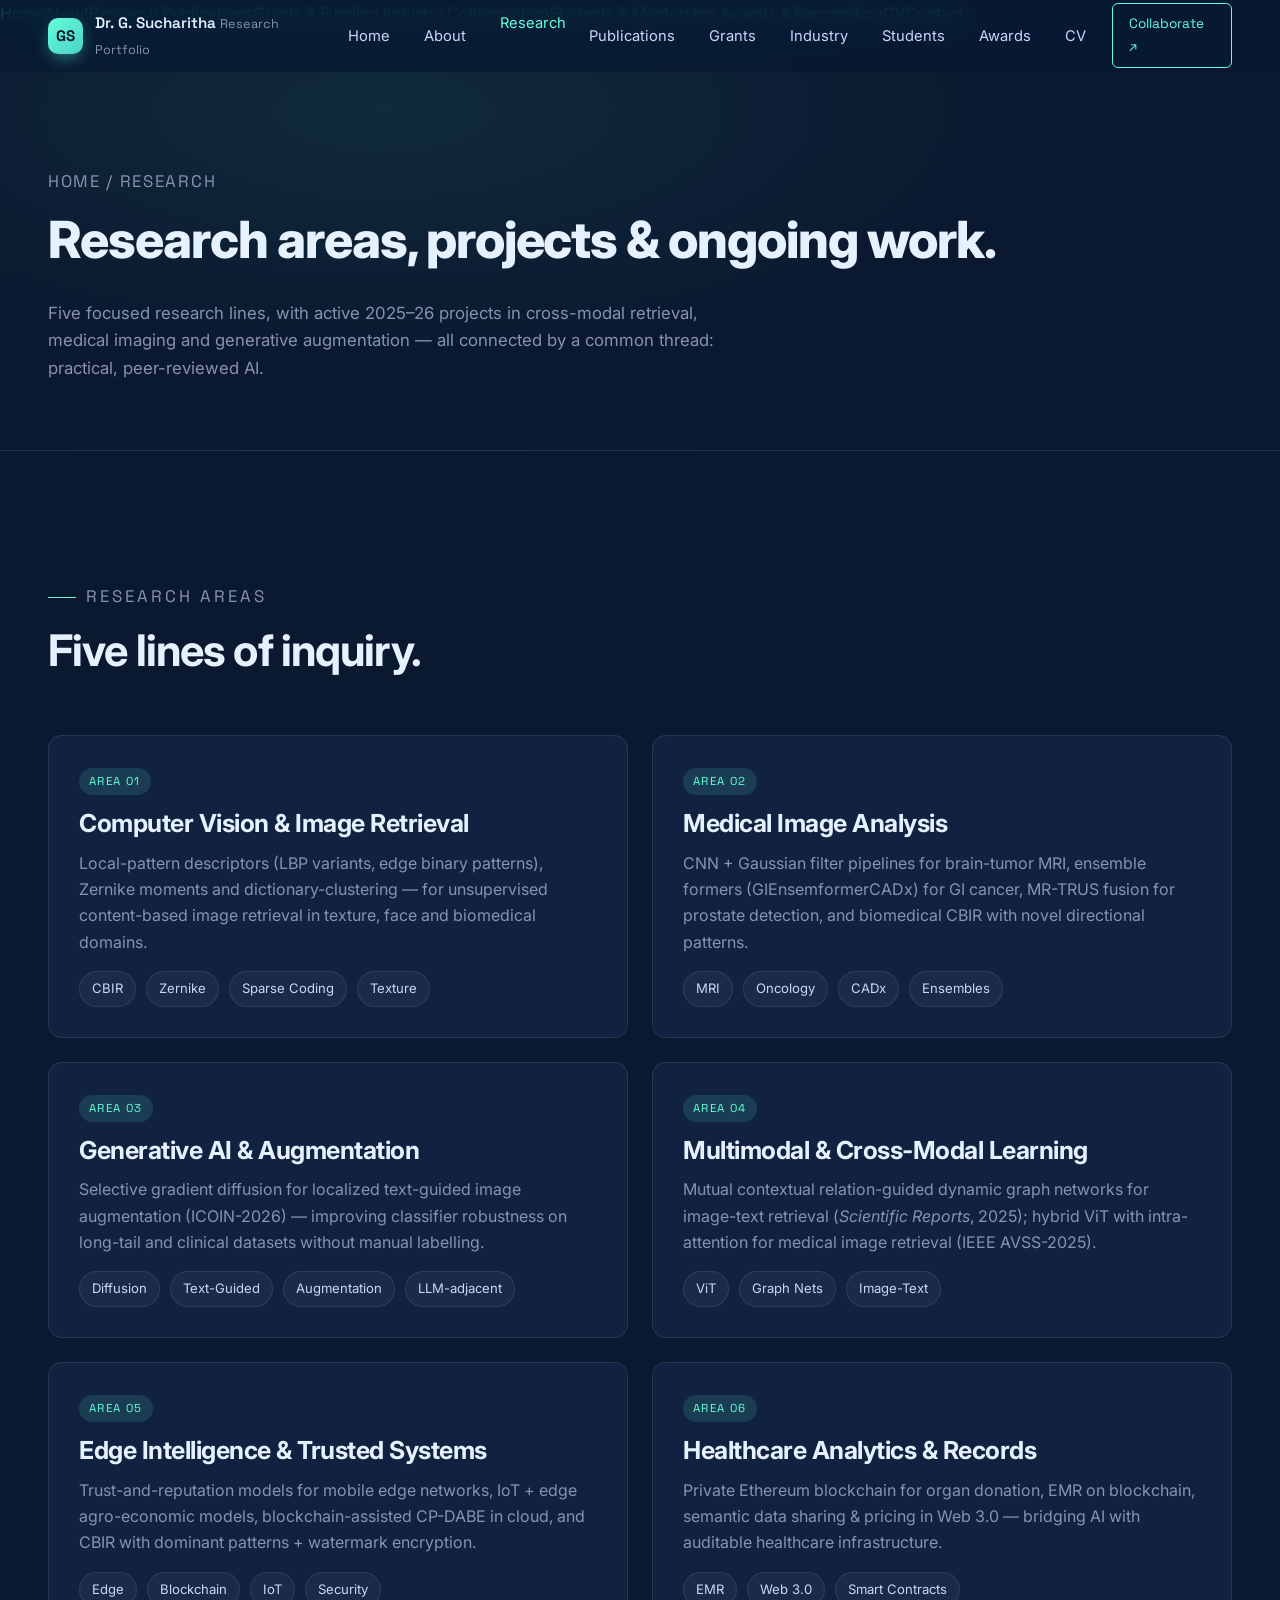
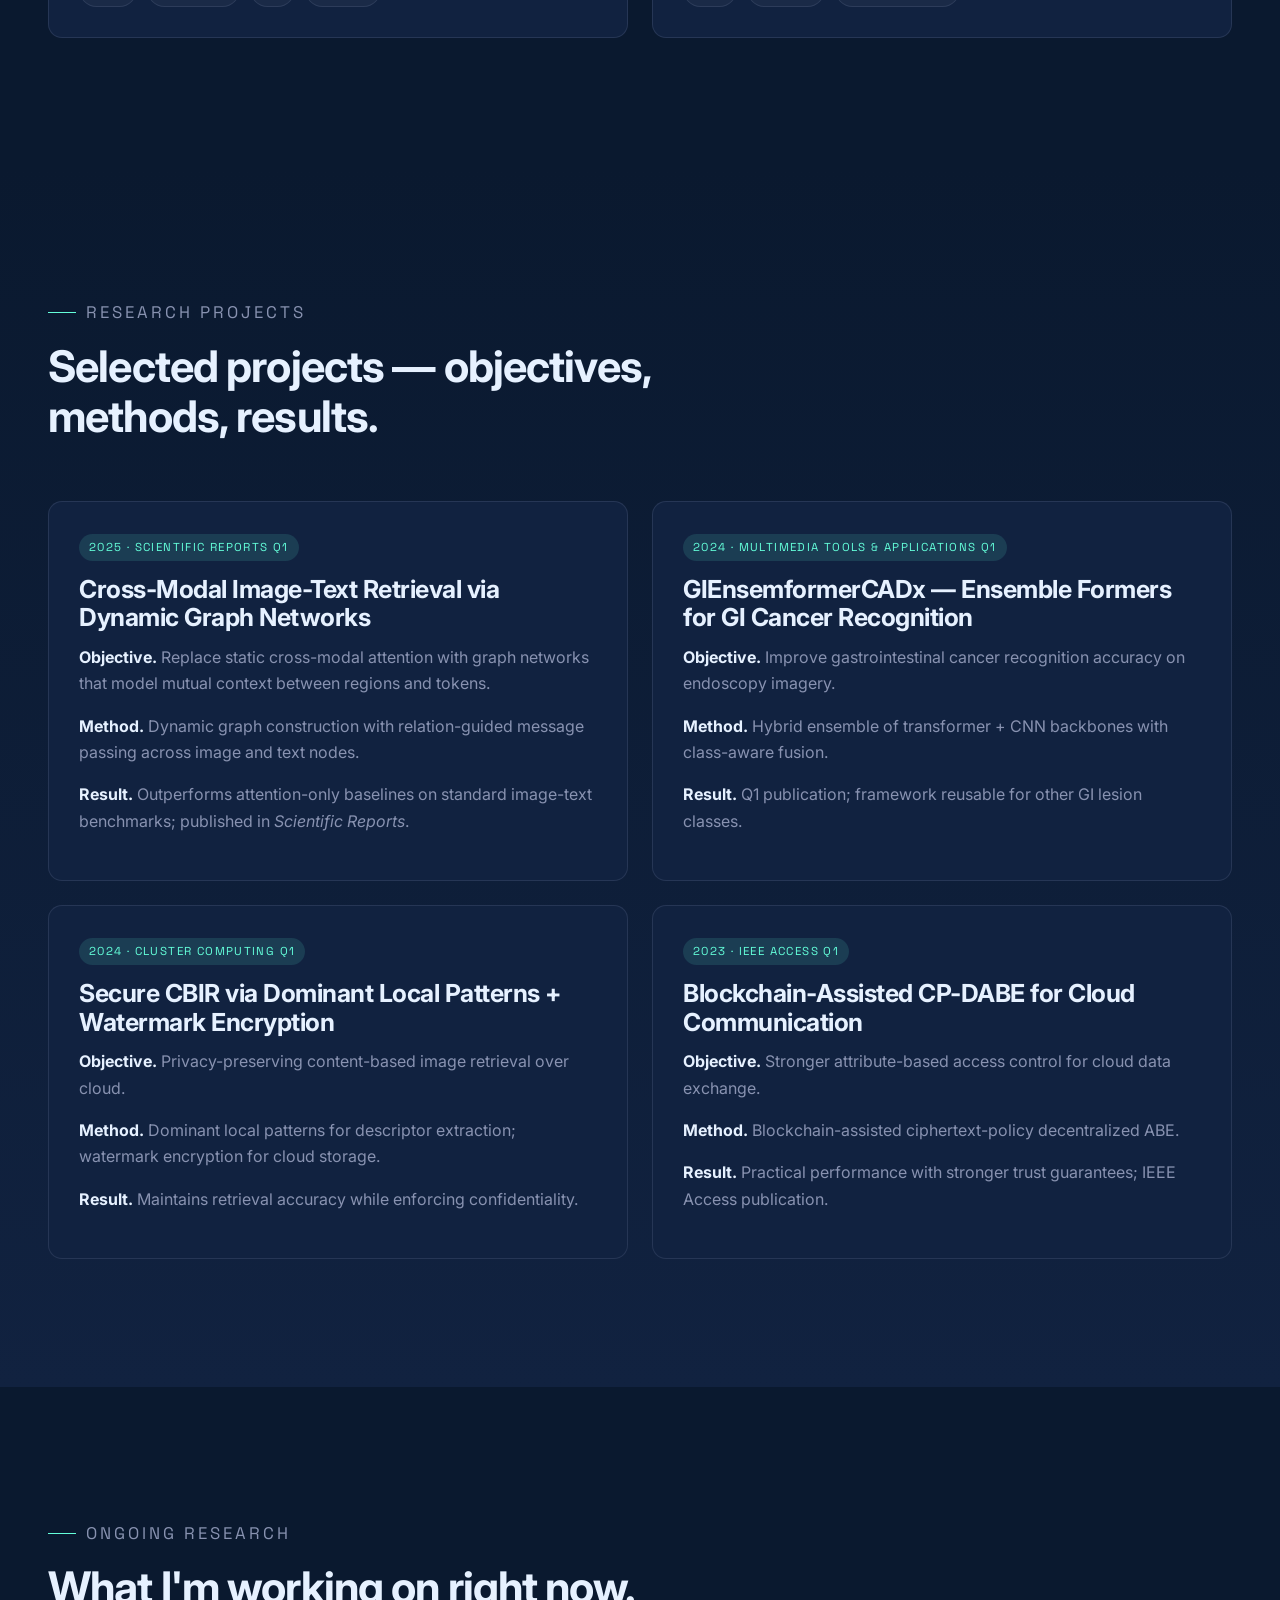
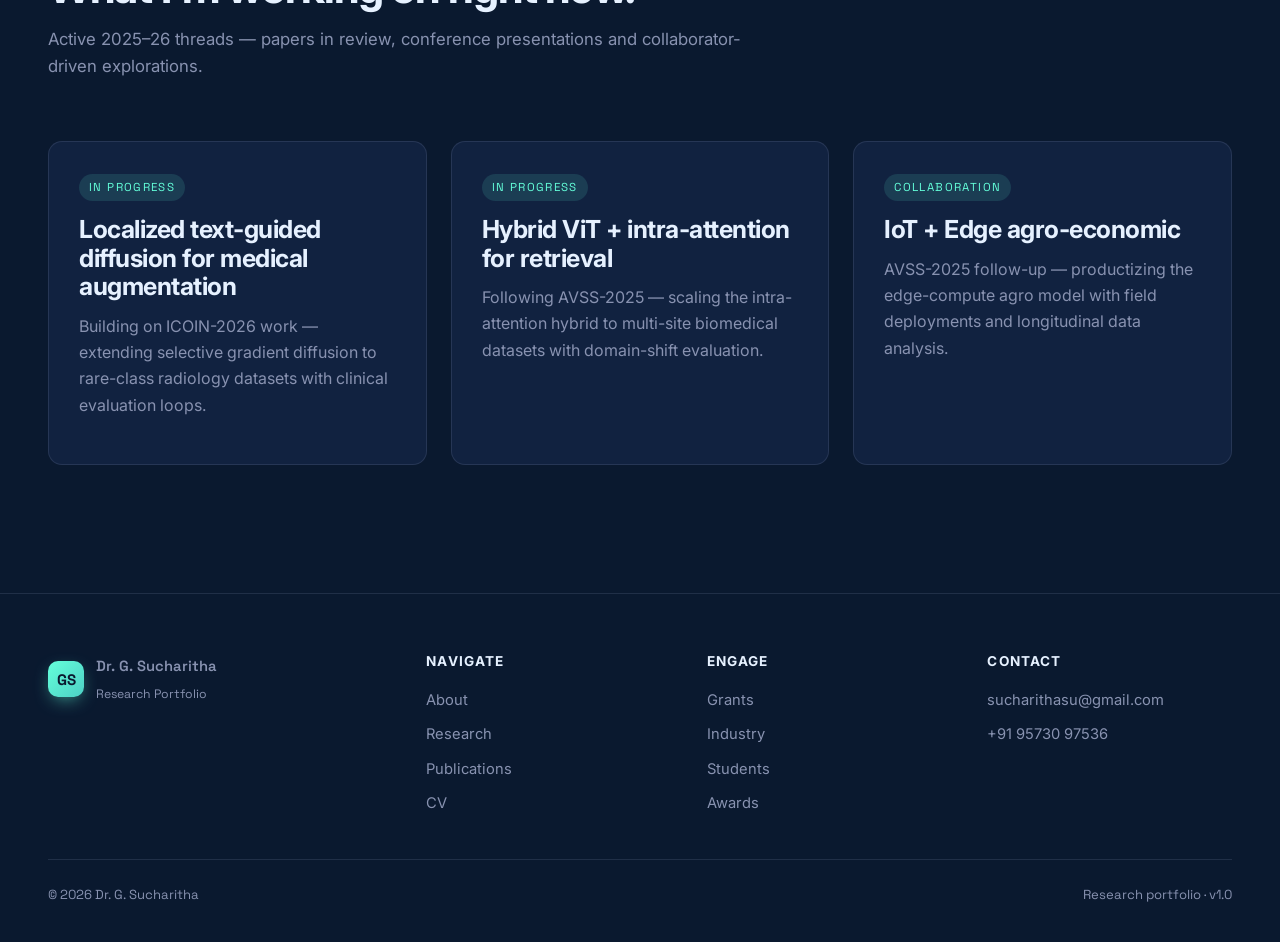
<file: research.html>
<!DOCTYPE html>
<html lang="en">
<head>
<meta charset="UTF-8" />
<meta name="viewport" content="width=device-width, initial-scale=1" />
<title>Research · Dr. G. Sucharitha</title>
<meta name="description" content="Research areas, ongoing projects and methodology — AI, computer vision, medical imaging, generative models, edge intelligence." />
<link rel="preconnect" href="https://fonts.googleapis.com" />
<link rel="preconnect" href="https://fonts.gstatic.com" crossorigin />
<link href="https://fonts.googleapis.com/css2?family=Inter:wght@400;500;600;700;800&family=Space+Grotesk:wght@500;600;700&display=swap" rel="stylesheet" />
<link rel="stylesheet" href="assets/css/style.css" />
</head>
<body>
<div class="scroll-bar"></div>

<header class="nav">
  <div class="container nav-inner">
    <a href="index.html" class="brand"><span class="brand-mark">GS</span><span>Dr. G. Sucharitha <small>Research Portfolio</small></span></a>
    <nav><ul class="nav-links">
      <li><a href="index.html">Home</a></li><li><a href="about.html">About</a></li>
      <li><a href="research.html">Research</a></li><li><a href="publications.html">Publications</a></li>
      <li><a href="grants.html">Grants</a></li><li><a href="industry.html">Industry</a></li>
      <li><a href="students.html">Students</a></li><li><a href="awards.html">Awards</a></li>
      <li><a href="cv.html">CV</a></li>
    </ul></nav>
    <a class="nav-cta" href="contact.html">Collaborate ↗</a>
    <button class="nav-burger" aria-label="Menu" aria-expanded="false">
      <svg viewBox="0 0 24 24" fill="none" stroke="currentColor" stroke-width="2"><path d="M3 6h18M3 12h18M3 18h18"/></svg>
    </button>
  </div>
</header>
<div class="nav-drawer">
  <a href="index.html">Home</a><a href="about.html">About</a><a href="research.html">Research</a>
  <a href="publications.html">Publications</a><a href="grants.html">Grants &amp; Funding</a>
  <a href="industry.html">Industry Collaboration</a><a href="students.html">Students &amp; Mentorship</a>
  <a href="awards.html">Awards &amp; Recognition</a><a href="cv.html">CV</a><a href="contact.html">Contact</a>
</div>

<main>

<section class="page-head">
  <div class="container">
    <p class="crumbs"><a href="index.html">Home</a> / Research</p>
    <h1>Research areas, projects &amp; ongoing work.</h1>
    <p>Five focused research lines, with active 2025–26 projects in cross-modal retrieval, medical imaging and generative augmentation — all connected by a common thread: practical, peer-reviewed AI.</p>
  </div>
</section>

<section class="section">
  <div class="container">
    <div class="section-title reveal">
      <p class="eyebrow">Research Areas</p>
      <h2>Five lines of inquiry.</h2>
    </div>

    <div class="grid grid-2">
      <article class="card reveal">
        <span class="card-tag">Area 01</span>
        <h3>Computer Vision &amp; Image Retrieval</h3>
        <p>Local-pattern descriptors (LBP variants, edge binary patterns), Zernike moments and dictionary-clustering — for unsupervised content-based image retrieval in texture, face and biomedical domains.</p>
        <div class="kicker" style="margin-top:14px;">
          <span class="chip">CBIR</span><span class="chip">Zernike</span><span class="chip">Sparse Coding</span><span class="chip">Texture</span>
        </div>
      </article>

      <article class="card reveal reveal-delay-1">
        <span class="card-tag">Area 02</span>
        <h3>Medical Image Analysis</h3>
        <p>CNN + Gaussian filter pipelines for brain-tumor MRI, ensemble formers (GIEnsemformerCADx) for GI cancer, MR-TRUS fusion for prostate detection, and biomedical CBIR with novel directional patterns.</p>
        <div class="kicker" style="margin-top:14px;">
          <span class="chip">MRI</span><span class="chip">Oncology</span><span class="chip">CADx</span><span class="chip">Ensembles</span>
        </div>
      </article>

      <article class="card reveal">
        <span class="card-tag">Area 03</span>
        <h3>Generative AI &amp; Augmentation</h3>
        <p>Selective gradient diffusion for localized text-guided image augmentation (ICOIN-2026) — improving classifier robustness on long-tail and clinical datasets without manual labelling.</p>
        <div class="kicker" style="margin-top:14px;">
          <span class="chip">Diffusion</span><span class="chip">Text-Guided</span><span class="chip">Augmentation</span><span class="chip">LLM-adjacent</span>
        </div>
      </article>

      <article class="card reveal reveal-delay-1">
        <span class="card-tag">Area 04</span>
        <h3>Multimodal &amp; Cross-Modal Learning</h3>
        <p>Mutual contextual relation-guided dynamic graph networks for image-text retrieval (<em>Scientific Reports</em>, 2025); hybrid ViT with intra-attention for medical image retrieval (IEEE AVSS-2025).</p>
        <div class="kicker" style="margin-top:14px;">
          <span class="chip">ViT</span><span class="chip">Graph Nets</span><span class="chip">Image-Text</span>
        </div>
      </article>

      <article class="card reveal">
        <span class="card-tag">Area 05</span>
        <h3>Edge Intelligence &amp; Trusted Systems</h3>
        <p>Trust-and-reputation models for mobile edge networks, IoT + edge agro-economic models, blockchain-assisted CP-DABE in cloud, and CBIR with dominant patterns + watermark encryption.</p>
        <div class="kicker" style="margin-top:14px;">
          <span class="chip">Edge</span><span class="chip">Blockchain</span><span class="chip">IoT</span><span class="chip">Security</span>
        </div>
      </article>

      <article class="card reveal reveal-delay-1">
        <span class="card-tag">Area 06</span>
        <h3>Healthcare Analytics &amp; Records</h3>
        <p>Private Ethereum blockchain for organ donation, EMR on blockchain, semantic data sharing &amp; pricing in Web 3.0 — bridging AI with auditable healthcare infrastructure.</p>
        <div class="kicker" style="margin-top:14px;">
          <span class="chip">EMR</span><span class="chip">Web 3.0</span><span class="chip">Smart Contracts</span>
        </div>
      </article>
    </div>
  </div>
</section>

<section class="section section-alt">
  <div class="container">
    <div class="section-title reveal">
      <p class="eyebrow">Research Projects</p>
      <h2>Selected projects — objectives, methods, results.</h2>
    </div>

    <div class="grid grid-2">
      <article class="card reveal">
        <span class="card-tag">2025 · Scientific Reports Q1</span>
        <h3>Cross-Modal Image-Text Retrieval via Dynamic Graph Networks</h3>
        <p><strong style="color:var(--c-text-strong)">Objective.</strong> Replace static cross-modal attention with graph networks that model mutual context between regions and tokens.</p>
        <p><strong style="color:var(--c-text-strong)">Method.</strong> Dynamic graph construction with relation-guided message passing across image and text nodes.</p>
        <p><strong style="color:var(--c-text-strong)">Result.</strong> Outperforms attention-only baselines on standard image-text benchmarks; published in <em>Scientific Reports</em>.</p>
      </article>

      <article class="card reveal reveal-delay-1">
        <span class="card-tag">2024 · Multimedia Tools &amp; Applications Q1</span>
        <h3>GIEnsemformerCADx — Ensemble Formers for GI Cancer Recognition</h3>
        <p><strong style="color:var(--c-text-strong)">Objective.</strong> Improve gastrointestinal cancer recognition accuracy on endoscopy imagery.</p>
        <p><strong style="color:var(--c-text-strong)">Method.</strong> Hybrid ensemble of transformer + CNN backbones with class-aware fusion.</p>
        <p><strong style="color:var(--c-text-strong)">Result.</strong> Q1 publication; framework reusable for other GI lesion classes.</p>
      </article>

      <article class="card reveal">
        <span class="card-tag">2024 · Cluster Computing Q1</span>
        <h3>Secure CBIR via Dominant Local Patterns + Watermark Encryption</h3>
        <p><strong style="color:var(--c-text-strong)">Objective.</strong> Privacy-preserving content-based image retrieval over cloud.</p>
        <p><strong style="color:var(--c-text-strong)">Method.</strong> Dominant local patterns for descriptor extraction; watermark encryption for cloud storage.</p>
        <p><strong style="color:var(--c-text-strong)">Result.</strong> Maintains retrieval accuracy while enforcing confidentiality.</p>
      </article>

      <article class="card reveal reveal-delay-1">
        <span class="card-tag">2023 · IEEE Access Q1</span>
        <h3>Blockchain-Assisted CP-DABE for Cloud Communication</h3>
        <p><strong style="color:var(--c-text-strong)">Objective.</strong> Stronger attribute-based access control for cloud data exchange.</p>
        <p><strong style="color:var(--c-text-strong)">Method.</strong> Blockchain-assisted ciphertext-policy decentralized ABE.</p>
        <p><strong style="color:var(--c-text-strong)">Result.</strong> Practical performance with stronger trust guarantees; IEEE Access publication.</p>
      </article>
    </div>
  </div>
</section>

<section class="section">
  <div class="container">
    <div class="section-title reveal">
      <p class="eyebrow">Ongoing Research</p>
      <h2>What I'm working on right now.</h2>
      <p>Active 2025–26 threads — papers in review, conference presentations and collaborator-driven explorations.</p>
    </div>

    <div class="grid grid-3">
      <article class="card reveal">
        <span class="card-tag">In Progress</span>
        <h3>Localized text-guided diffusion for medical augmentation</h3>
        <p>Building on ICOIN-2026 work — extending selective gradient diffusion to rare-class radiology datasets with clinical evaluation loops.</p>
      </article>
      <article class="card reveal reveal-delay-1">
        <span class="card-tag">In Progress</span>
        <h3>Hybrid ViT + intra-attention for retrieval</h3>
        <p>Following AVSS-2025 — scaling the intra-attention hybrid to multi-site biomedical datasets with domain-shift evaluation.</p>
      </article>
      <article class="card reveal reveal-delay-2">
        <span class="card-tag">Collaboration</span>
        <h3>IoT + Edge agro-economic</h3>
        <p>AVSS-2025 follow-up — productizing the edge-compute agro model with field deployments and longitudinal data analysis.</p>
      </article>
    </div>
  </div>
</section>

</main>

<footer class="footer">
  <div class="container">
    <div class="footer-grid">
      <div><a href="index.html" class="brand"><span class="brand-mark">GS</span><span>Dr. G. Sucharitha <small>Research Portfolio</small></span></a></div>
      <div><h5>Navigate</h5><ul><li><a href="about.html">About</a></li><li><a href="research.html">Research</a></li><li><a href="publications.html">Publications</a></li><li><a href="cv.html">CV</a></li></ul></div>
      <div><h5>Engage</h5><ul><li><a href="grants.html">Grants</a></li><li><a href="industry.html">Industry</a></li><li><a href="students.html">Students</a></li><li><a href="awards.html">Awards</a></li></ul></div>
      <div><h5>Contact</h5><ul><li><a href="mailto:sucharithasu@gmail.com">sucharithasu@gmail.com</a></li><li><a href="tel:+919573097536">+91 95730 97536</a></li></ul></div>
    </div>
    <div class="footer-bottom"><span>© <span data-year>2026</span> Dr. G. Sucharitha</span><span>Research portfolio · v1.0</span></div>
  </div>
</footer>

<script src="assets/js/main.js"></script>
</body>
</html>
</file>
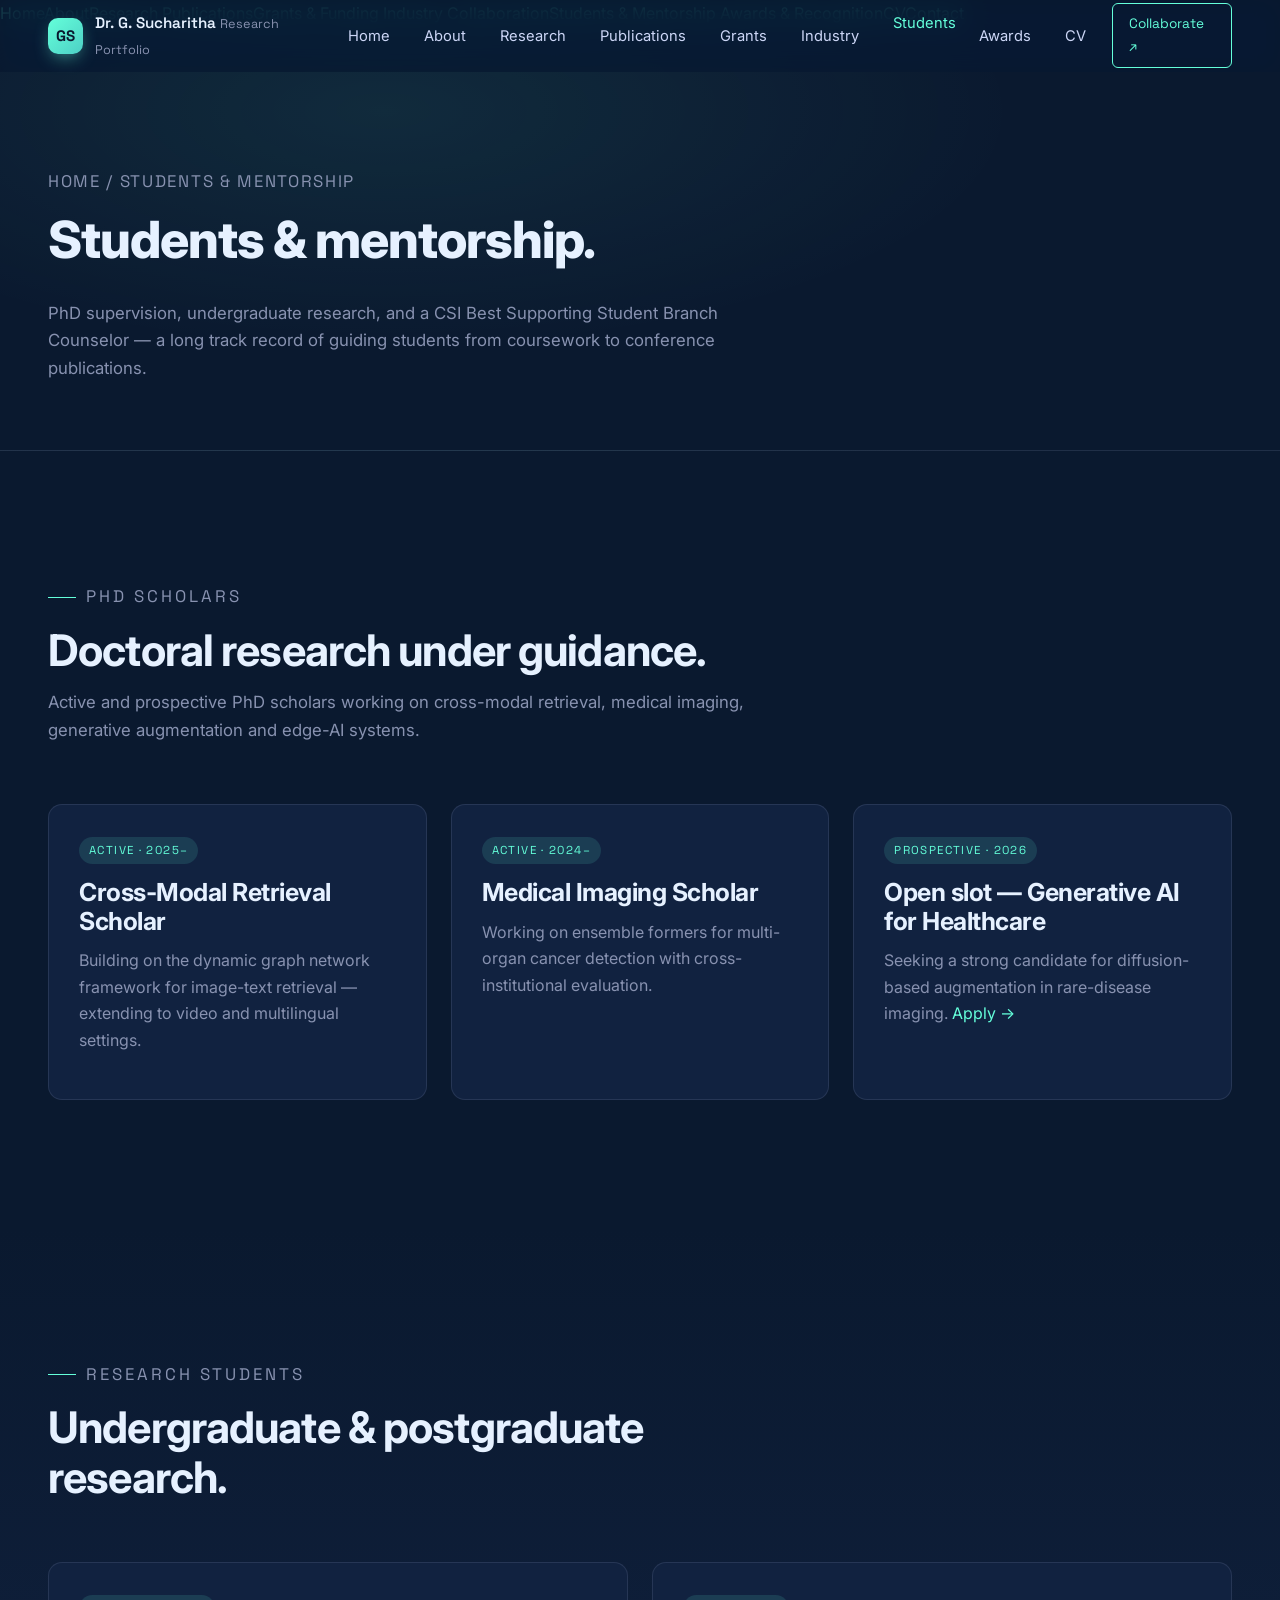
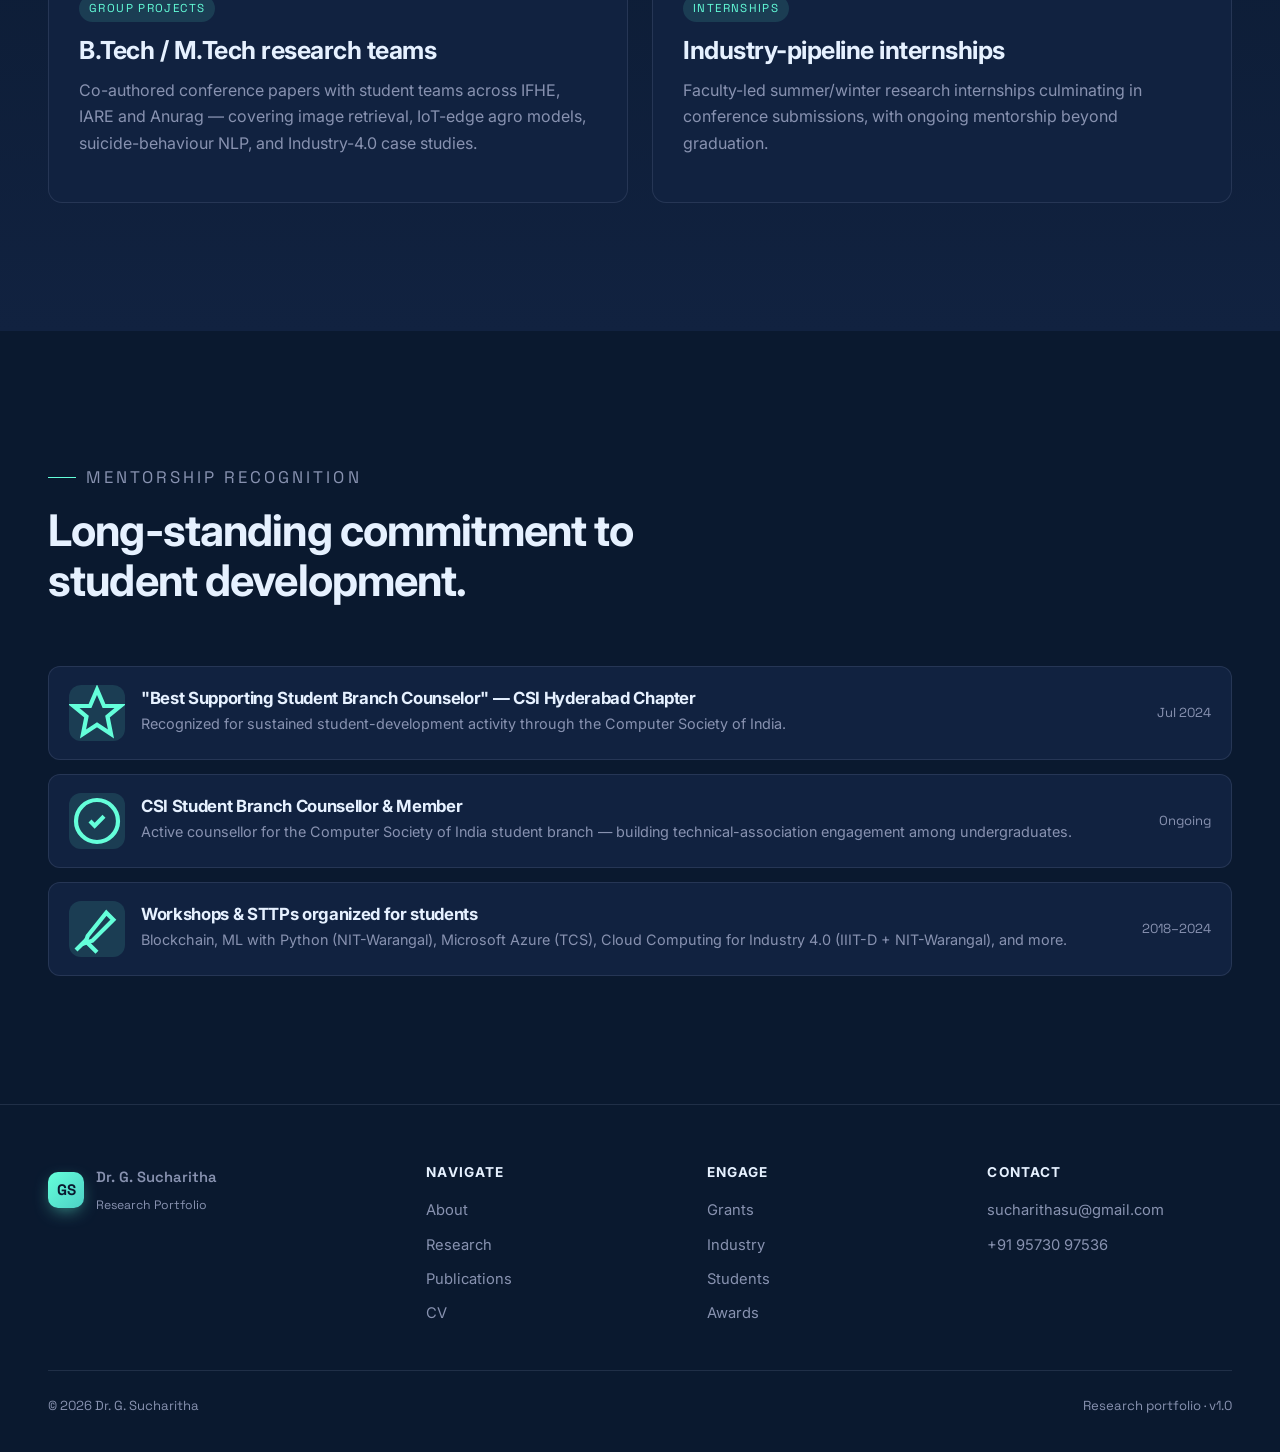
<file: students.html>
<!DOCTYPE html>
<html lang="en">
<head>
<meta charset="UTF-8" />
<meta name="viewport" content="width=device-width, initial-scale=1" />
<title>Students &amp; Mentorship · Dr. G. Sucharitha</title>
<meta name="description" content="PhD scholars, research students and mentorship philosophy under Dr. G. Sucharitha." />
<link rel="preconnect" href="https://fonts.googleapis.com" />
<link rel="preconnect" href="https://fonts.gstatic.com" crossorigin />
<link href="https://fonts.googleapis.com/css2?family=Inter:wght@400;500;600;700;800&family=Space+Grotesk:wght@500;600;700&display=swap" rel="stylesheet" />
<link rel="stylesheet" href="assets/css/style.css" />
</head>
<body>
<div class="scroll-bar"></div>

<header class="nav">
  <div class="container nav-inner">
    <a href="index.html" class="brand"><span class="brand-mark">GS</span><span>Dr. G. Sucharitha <small>Research Portfolio</small></span></a>
    <nav><ul class="nav-links">
      <li><a href="index.html">Home</a></li><li><a href="about.html">About</a></li>
      <li><a href="research.html">Research</a></li><li><a href="publications.html">Publications</a></li>
      <li><a href="grants.html">Grants</a></li><li><a href="industry.html">Industry</a></li>
      <li><a href="students.html">Students</a></li><li><a href="awards.html">Awards</a></li>
      <li><a href="cv.html">CV</a></li>
    </ul></nav>
    <a class="nav-cta" href="contact.html">Collaborate ↗</a>
    <button class="nav-burger" aria-label="Menu" aria-expanded="false">
      <svg viewBox="0 0 24 24" fill="none" stroke="currentColor" stroke-width="2"><path d="M3 6h18M3 12h18M3 18h18"/></svg>
    </button>
  </div>
</header>
<div class="nav-drawer">
  <a href="index.html">Home</a><a href="about.html">About</a><a href="research.html">Research</a>
  <a href="publications.html">Publications</a><a href="grants.html">Grants &amp; Funding</a>
  <a href="industry.html">Industry Collaboration</a><a href="students.html">Students &amp; Mentorship</a>
  <a href="awards.html">Awards &amp; Recognition</a><a href="cv.html">CV</a><a href="contact.html">Contact</a>
</div>

<main>

<section class="page-head">
  <div class="container">
    <p class="crumbs"><a href="index.html">Home</a> / Students &amp; Mentorship</p>
    <h1>Students &amp; mentorship.</h1>
    <p>PhD supervision, undergraduate research, and a CSI Best Supporting Student Branch Counselor — a long track record of guiding students from coursework to conference publications.</p>
  </div>
</section>

<section class="section">
  <div class="container">
    <div class="section-title reveal">
      <p class="eyebrow">PhD Scholars</p>
      <h2>Doctoral research under guidance.</h2>
      <p>Active and prospective PhD scholars working on cross-modal retrieval, medical imaging, generative augmentation and edge-AI systems.</p>
    </div>

    <div class="grid grid-3">
      <article class="card reveal">
        <span class="card-tag">Active · 2025–</span>
        <h3>Cross-Modal Retrieval Scholar</h3>
        <p>Building on the dynamic graph network framework for image-text retrieval — extending to video and multilingual settings.</p>
      </article>
      <article class="card reveal reveal-delay-1">
        <span class="card-tag">Active · 2024–</span>
        <h3>Medical Imaging Scholar</h3>
        <p>Working on ensemble formers for multi-organ cancer detection with cross-institutional evaluation.</p>
      </article>
      <article class="card reveal reveal-delay-2">
        <span class="card-tag">Prospective · 2026</span>
        <h3>Open slot — Generative AI for Healthcare</h3>
        <p>Seeking a strong candidate for diffusion-based augmentation in rare-disease imaging. <a href="contact.html">Apply →</a></p>
      </article>
    </div>
  </div>
</section>

<section class="section section-alt">
  <div class="container">
    <div class="section-title reveal">
      <p class="eyebrow">Research Students</p>
      <h2>Undergraduate &amp; postgraduate research.</h2>
    </div>

    <div class="grid grid-2">
      <article class="card reveal">
        <span class="card-tag">Group projects</span>
        <h3>B.Tech / M.Tech research teams</h3>
        <p>Co-authored conference papers with student teams across IFHE, IARE and Anurag — covering image retrieval, IoT-edge agro models, suicide-behaviour NLP, and Industry-4.0 case studies.</p>
      </article>
      <article class="card reveal reveal-delay-1">
        <span class="card-tag">Internships</span>
        <h3>Industry-pipeline internships</h3>
        <p>Faculty-led summer/winter research internships culminating in conference submissions, with ongoing mentorship beyond graduation.</p>
      </article>
    </div>
  </div>
</section>

<section class="section">
  <div class="container">
    <div class="section-title reveal">
      <p class="eyebrow">Mentorship Recognition</p>
      <h2>Long-standing commitment to student development.</h2>
    </div>

    <div class="badge-list reveal">
      <div class="badge">
        <div class="ico">
          <svg viewBox="0 0 24 24" fill="none" stroke="currentColor" stroke-width="1.8"><path d="M12 2l3 7h7l-5.5 4.5L18 21l-6-4-6 4 1.5-7.5L2 9h7z"/></svg>
        </div>
        <div>
          <h4>"Best Supporting Student Branch Counselor" — CSI Hyderabad Chapter</h4>
          <p>Recognized for sustained student-development activity through the Computer Society of India.</p>
        </div>
        <div class="when">Jul 2024</div>
      </div>

      <div class="badge">
        <div class="ico">
          <svg viewBox="0 0 24 24" fill="none" stroke="currentColor" stroke-width="1.8"><circle cx="12" cy="12" r="9"/><path d="M9 12l2 2 4-4"/></svg>
        </div>
        <div>
          <h4>CSI Student Branch Counsellor &amp; Member</h4>
          <p>Active counsellor for the Computer Society of India student branch — building technical-association engagement among undergraduates.</p>
        </div>
        <div class="when">Ongoing</div>
      </div>

      <div class="badge">
        <div class="ico">
          <svg viewBox="0 0 24 24" fill="none" stroke="currentColor" stroke-width="1.8"><path d="M3 21l4-4 5 5"/><path d="M16 5l3 3-9 9-3 1 1-3z"/></svg>
        </div>
        <div>
          <h4>Workshops &amp; STTPs organized for students</h4>
          <p>Blockchain, ML with Python (NIT-Warangal), Microsoft Azure (TCS), Cloud Computing for Industry 4.0 (IIIT-D + NIT-Warangal), and more.</p>
        </div>
        <div class="when">2018–2024</div>
      </div>
    </div>
  </div>
</section>

</main>

<footer class="footer">
  <div class="container">
    <div class="footer-grid">
      <div><a href="index.html" class="brand"><span class="brand-mark">GS</span><span>Dr. G. Sucharitha <small>Research Portfolio</small></span></a></div>
      <div><h5>Navigate</h5><ul><li><a href="about.html">About</a></li><li><a href="research.html">Research</a></li><li><a href="publications.html">Publications</a></li><li><a href="cv.html">CV</a></li></ul></div>
      <div><h5>Engage</h5><ul><li><a href="grants.html">Grants</a></li><li><a href="industry.html">Industry</a></li><li><a href="students.html">Students</a></li><li><a href="awards.html">Awards</a></li></ul></div>
      <div><h5>Contact</h5><ul><li><a href="mailto:sucharithasu@gmail.com">sucharithasu@gmail.com</a></li><li><a href="tel:+919573097536">+91 95730 97536</a></li></ul></div>
    </div>
    <div class="footer-bottom"><span>© <span data-year>2026</span> Dr. G. Sucharitha</span><span>Research portfolio · v1.0</span></div>
  </div>
</footer>

<script src="assets/js/main.js"></script>
</body>
</html>
</file>
<file: assets/css/style.css>
/* =========================================================
   Dr. G. Sucharitha — Research & Academic Portfolio
   Premium design system
   ========================================================= */

:root {
  --c-bg: #0A192F;
  --c-bg-alt: #112240;
  --c-bg-soft: #0E1F3D;
  --c-accent: #64FFDA;
  --c-accent-soft: rgba(100, 255, 218, 0.12);
  --c-accent-line: rgba(100, 255, 218, 0.32);
  --c-muted: #8892B0;
  --c-text: #CCD6F6;
  --c-text-strong: #E6F1FF;
  --c-light: #F8FAFC;
  --c-white: #FFFFFF;
  --c-border: rgba(136, 146, 176, 0.18);

  --grad-hero: radial-gradient(ellipse at 20% 0%, rgba(100, 255, 218, 0.10), transparent 50%),
               radial-gradient(ellipse at 80% 30%, rgba(83, 100, 255, 0.10), transparent 60%),
               linear-gradient(180deg, #0A192F 0%, #0A192F 100%);

  --shadow-card: 0 10px 30px -15px rgba(2, 12, 27, 0.7);
  --shadow-card-hover: 0 20px 30px -15px rgba(2, 12, 27, 0.7);
  --shadow-glow: 0 0 40px rgba(100, 255, 218, 0.15);

  --radius-sm: 8px;
  --radius-md: 14px;
  --radius-lg: 22px;

  --font-sans: "Inter", system-ui, -apple-system, "Segoe UI", Roboto, Helvetica, Arial, sans-serif;
  --font-mono: "Space Grotesk", "JetBrains Mono", ui-monospace, SFMono-Regular, Menlo, monospace;

  --nav-h: 72px;
  --container: 1240px;

  --ease-out: cubic-bezier(0.22, 1, 0.36, 1);
  --ease-in-out: cubic-bezier(0.65, 0.05, 0.36, 1);
}

* { box-sizing: border-box; }

html { scroll-behavior: smooth; -webkit-text-size-adjust: 100%; }

body {
  margin: 0;
  font-family: var(--font-sans);
  font-size: 16px;
  line-height: 1.65;
  color: var(--c-text);
  background: var(--c-bg);
  -webkit-font-smoothing: antialiased;
  -moz-osx-font-smoothing: grayscale;
  overflow-x: hidden;
}

img, svg, canvas { display: block; max-width: 100%; }

a { color: var(--c-accent); text-decoration: none; transition: color .25s var(--ease-out); }
a:hover { color: var(--c-text-strong); }

::selection { background: var(--c-accent); color: var(--c-bg); }

button { font-family: inherit; cursor: pointer; }

h1, h2, h3, h4, h5 {
  font-family: var(--font-sans);
  font-weight: 700;
  color: var(--c-text-strong);
  line-height: 1.15;
  margin: 0 0 .6em;
  letter-spacing: -0.02em;
}

h1 { font-size: clamp(2.4rem, 5.4vw, 4.4rem); font-weight: 800; }
h2 { font-size: clamp(1.9rem, 3.4vw, 2.8rem); }
h3 { font-size: clamp(1.25rem, 2vw, 1.55rem); }
h4 { font-size: 1.05rem; }

p { margin: 0 0 1em; color: var(--c-text); }

.container { width: 100%; max-width: var(--container); margin: 0 auto; padding: 0 28px; }

.eyebrow {
  display: inline-flex; align-items: center; gap: 10px;
  font-family: var(--font-mono);
  font-size: 0.82rem;
  letter-spacing: 0.18em;
  text-transform: uppercase;
  color: var(--c-accent);
  margin-bottom: 14px;
}
.eyebrow::before {
  content: ""; width: 28px; height: 1px; background: var(--c-accent);
}

.section { padding: clamp(70px, 10vw, 130px) 0; position: relative; }
.section-title { max-width: 720px; margin-bottom: 60px; }
.section-title h2 { margin: 0 0 14px; }
.section-title p { color: var(--c-muted); font-size: 1.05rem; }

.section-alt { background: linear-gradient(180deg, var(--c-bg) 0%, var(--c-bg-alt) 100%); }

.divider { height: 1px; background: var(--c-border); margin: 60px 0; }

/* ---------- Top Navigation ---------- */
.nav {
  position: fixed; top: 0; left: 0; right: 0; z-index: 100;
  height: var(--nav-h);
  display: flex; align-items: center;
  background: rgba(10, 25, 47, 0.78);
  backdrop-filter: saturate(180%) blur(14px);
  -webkit-backdrop-filter: saturate(180%) blur(14px);
  border-bottom: 1px solid transparent;
  transition: border-color .3s var(--ease-out), background .3s var(--ease-out), height .3s var(--ease-out);
}
.nav.scrolled { border-bottom-color: var(--c-border); height: 60px; background: rgba(10, 25, 47, 0.92); }
.nav-inner { width: 100%; display: flex; align-items: center; justify-content: space-between; }
.brand {
  font-family: var(--font-mono); font-weight: 600; font-size: 0.95rem;
  color: var(--c-text-strong); display: inline-flex; align-items: center; gap: 12px;
}
.brand-mark {
  width: 36px; height: 36px; border-radius: 10px;
  display: grid; place-items: center;
  background: linear-gradient(135deg, var(--c-accent), #4dd0c5);
  color: var(--c-bg); font-weight: 800; font-family: var(--font-mono); font-size: 0.95rem;
  box-shadow: 0 6px 20px -8px var(--c-accent);
}
.brand small { color: var(--c-muted); font-weight: 400; }

.nav-links { display: flex; align-items: center; gap: 6px; list-style: none; margin: 0; padding: 0; }
.nav-links a {
  position: relative;
  font-size: 0.92rem; color: var(--c-text); padding: 10px 14px;
  border-radius: 8px;
  transition: color .2s var(--ease-out), background .2s var(--ease-out);
}
.nav-links a:hover { color: var(--c-accent); background: var(--c-accent-soft); }
.nav-links a.active { color: var(--c-accent); }
.nav-links a.active::after {
  content: ""; position: absolute; left: 14px; right: 14px; bottom: 4px;
  height: 2px; background: var(--c-accent); border-radius: 2px;
}

.nav-cta {
  margin-left: 12px;
  font-family: var(--font-mono); font-size: 0.85rem;
  padding: 9px 16px; border: 1px solid var(--c-accent);
  border-radius: 6px; color: var(--c-accent);
  background: transparent; transition: background .25s var(--ease-out);
}
.nav-cta:hover { background: var(--c-accent-soft); }

.nav-burger {
  display: none; width: 44px; height: 44px;
  background: transparent; border: 1px solid var(--c-border);
  border-radius: 8px; color: var(--c-accent);
  align-items: center; justify-content: center;
}
.nav-burger svg { width: 22px; height: 22px; }

@media (max-width: 980px) {
  .nav-links, .nav-cta { display: none; }
  .nav-burger { display: inline-flex; }
  .nav-drawer {
    position: fixed; inset: var(--nav-h) 0 0 0;
    background: rgba(10, 25, 47, 0.97); backdrop-filter: blur(14px);
    padding: 30px 24px; display: none; flex-direction: column; gap: 8px;
    z-index: 99; overflow-y: auto;
  }
  .nav-drawer.open { display: flex; }
  .nav-drawer a {
    color: var(--c-text-strong); padding: 14px 16px; border-radius: 10px;
    border: 1px solid var(--c-border); font-size: 1rem;
  }
  .nav-drawer a.active { border-color: var(--c-accent); color: var(--c-accent); }
}

/* ---------- Buttons ---------- */
.btn {
  display: inline-flex; align-items: center; gap: 10px;
  padding: 14px 24px;
  font-family: var(--font-mono); font-size: 0.92rem; font-weight: 500;
  border-radius: 8px; border: 1px solid transparent;
  cursor: pointer; transition: all .25s var(--ease-out);
  text-decoration: none;
}
.btn svg { width: 16px; height: 16px; }
.btn-primary {
  background: var(--c-accent); color: var(--c-bg); font-weight: 600;
  box-shadow: 0 10px 30px -10px rgba(100, 255, 218, 0.5);
}
.btn-primary:hover { transform: translateY(-3px); box-shadow: 0 18px 40px -10px rgba(100, 255, 218, 0.55); color: var(--c-bg); }
.btn-ghost { background: transparent; color: var(--c-accent); border-color: var(--c-accent); }
.btn-ghost:hover { background: var(--c-accent-soft); transform: translateY(-3px); }
.btn-dark { background: rgba(255,255,255,0.04); color: var(--c-text-strong); border-color: var(--c-border); }
.btn-dark:hover { border-color: var(--c-accent); color: var(--c-accent); }

/* ---------- Hero ---------- */
.hero {
  position: relative; min-height: 100vh; display: flex; align-items: center;
  padding: calc(var(--nav-h) + 40px) 0 60px;
  background: var(--grad-hero);
  overflow: hidden;
}
.hero-canvas {
  position: absolute; inset: 0; z-index: 0;
}
.hero-canvas::after {
  content: ""; position: absolute; inset: 0; pointer-events: none;
  background: radial-gradient(ellipse at center, transparent 0%, rgba(10, 25, 47, 0.55) 70%, var(--c-bg) 100%);
}
.hero-grid {
  position: absolute; inset: 0; z-index: 0; opacity: 0.35; pointer-events: none;
  background-image:
    linear-gradient(rgba(100, 255, 218, 0.04) 1px, transparent 1px),
    linear-gradient(90deg, rgba(100, 255, 218, 0.04) 1px, transparent 1px);
  background-size: 60px 60px;
  mask-image: radial-gradient(ellipse at center, black 30%, transparent 75%);
  -webkit-mask-image: radial-gradient(ellipse at center, black 30%, transparent 75%);
}
.hero-inner { position: relative; z-index: 1; max-width: 980px; }
.hero h1 {
  background: linear-gradient(120deg, #E6F1FF 0%, #64FFDA 50%, #E6F1FF 100%);
  -webkit-background-clip: text; background-clip: text; color: transparent;
}
.hero-statement {
  font-size: clamp(1.1rem, 1.6vw, 1.35rem);
  color: var(--c-muted); max-width: 720px; margin: 0 0 36px;
}
.hero-actions { display: flex; gap: 14px; flex-wrap: wrap; }

.hero-meta {
  position: absolute; bottom: 32px; left: 0; right: 0; z-index: 1;
  display: flex; justify-content: space-between; align-items: center;
  color: var(--c-muted); font-family: var(--font-mono); font-size: 0.78rem;
  letter-spacing: 0.16em; text-transform: uppercase;
}
.hero-meta-line { display: flex; align-items: center; gap: 12px; }
.hero-meta .dot { width: 8px; height: 8px; border-radius: 50%; background: var(--c-accent);
  box-shadow: 0 0 0 0 rgba(100, 255, 218, 0.6); animation: pulse 2.4s infinite; }
@keyframes pulse {
  0% { box-shadow: 0 0 0 0 rgba(100, 255, 218, 0.55); }
  70% { box-shadow: 0 0 0 12px rgba(100, 255, 218, 0); }
  100% { box-shadow: 0 0 0 0 rgba(100, 255, 218, 0); }
}

/* ---------- Stats / Counters ---------- */
.stats {
  display: grid; grid-template-columns: repeat(5, minmax(0, 1fr));
  gap: 14px; padding: 36px; border-radius: var(--radius-lg);
  background: linear-gradient(180deg, rgba(17, 34, 64, 0.6), rgba(17, 34, 64, 0.3));
  border: 1px solid var(--c-border);
  backdrop-filter: blur(8px);
}
.stat { text-align: left; padding: 12px 16px; border-left: 2px solid var(--c-accent-line); }
.stat-num {
  font-family: var(--font-mono); font-weight: 700; color: var(--c-accent);
  font-size: clamp(1.8rem, 3.2vw, 2.6rem); line-height: 1; display: block;
  letter-spacing: -0.02em;
}
.stat-label {
  display: block; margin-top: 10px; color: var(--c-muted);
  font-size: 0.82rem; letter-spacing: 0.08em; text-transform: uppercase;
}
@media (max-width: 880px) { .stats { grid-template-columns: repeat(2, 1fr); } }
@media (max-width: 480px) { .stats { grid-template-columns: 1fr; padding: 24px; } }

/* ---------- Cards ---------- */
.grid { display: grid; gap: 24px; }
.grid-3 { grid-template-columns: repeat(3, minmax(0, 1fr)); }
.grid-2 { grid-template-columns: repeat(2, minmax(0, 1fr)); }
@media (max-width: 900px) { .grid-3 { grid-template-columns: repeat(2, 1fr); } }
@media (max-width: 620px) { .grid-3, .grid-2 { grid-template-columns: 1fr; } }

.card {
  position: relative;
  padding: 30px;
  border-radius: var(--radius-md);
  background: var(--c-bg-alt);
  border: 1px solid var(--c-border);
  transition: transform .35s var(--ease-out), border-color .35s var(--ease-out), box-shadow .35s var(--ease-out);
  overflow: hidden;
}
.card::before {
  content: ""; position: absolute; inset: 0; border-radius: inherit; pointer-events: none;
  background: radial-gradient(600px circle at var(--mx, 50%) var(--my, 50%), rgba(100, 255, 218, 0.08), transparent 40%);
  opacity: 0; transition: opacity .3s var(--ease-out);
}
.card:hover { transform: translateY(-6px); border-color: var(--c-accent-line); box-shadow: var(--shadow-card-hover); }
.card:hover::before { opacity: 1; }
.card h3 { color: var(--c-text-strong); margin-bottom: 12px; }
.card p { color: var(--c-muted); }
.card-icon {
  width: 48px; height: 48px; border-radius: 12px;
  display: grid; place-items: center; margin-bottom: 20px;
  background: var(--c-accent-soft); color: var(--c-accent);
  font-family: var(--font-mono);
}
.card-icon svg { width: 24px; height: 24px; }

.card-tag {
  display: inline-flex; align-items: center; gap: 6px;
  font-family: var(--font-mono); font-size: 0.72rem; letter-spacing: 0.12em; text-transform: uppercase;
  color: var(--c-accent); background: var(--c-accent-soft);
  padding: 4px 10px; border-radius: 20px; margin-bottom: 14px;
}

/* ---------- Domain Cards (Interactive) ---------- */
.domain-card {
  cursor: default;
}
.domain-card .arrow {
  position: absolute; top: 24px; right: 24px;
  color: var(--c-accent); transition: transform .3s var(--ease-out);
}
.domain-card:hover .arrow { transform: translate(4px, -4px); }

/* ---------- Publication Cards ---------- */
.pub-card {
  padding: 26px 28px;
  border-radius: var(--radius-md);
  background: var(--c-bg-alt);
  border: 1px solid var(--c-border);
  margin-bottom: 16px;
  transition: border-color .25s var(--ease-out), transform .25s var(--ease-out);
}
.pub-card:hover { border-color: var(--c-accent-line); transform: translateX(4px); }
.pub-card-meta {
  display: flex; gap: 10px; align-items: center; flex-wrap: wrap;
  margin-bottom: 12px; font-family: var(--font-mono); font-size: 0.78rem;
}
.pub-type {
  padding: 3px 10px; border-radius: 4px; letter-spacing: 0.06em;
  text-transform: uppercase; font-size: 0.7rem;
}
.pub-type.journal { background: rgba(100, 255, 218, 0.12); color: var(--c-accent); }
.pub-type.conference { background: rgba(255, 184, 108, 0.14); color: #FFB86C; }
.pub-type.book { background: rgba(189, 147, 249, 0.14); color: #BD93F9; }
.pub-type.patent { background: rgba(80, 250, 123, 0.14); color: #50FA7B; }
.pub-year { color: var(--c-muted); }
.pub-card h4 {
  font-size: 1.05rem; color: var(--c-text-strong); margin-bottom: 8px; line-height: 1.4;
}
.pub-venue { color: var(--c-muted); font-size: 0.92rem; margin-bottom: 8px; }
.pub-venue em { color: var(--c-text); font-style: normal; }
.pub-extra {
  display: flex; gap: 16px; font-family: var(--font-mono); font-size: 0.78rem;
  color: var(--c-muted); flex-wrap: wrap; margin-top: 8px;
}
.pub-extra a { color: var(--c-accent); }

/* ---------- Publications Toolbar ---------- */
.pub-toolbar {
  display: flex; gap: 16px; align-items: center; flex-wrap: wrap;
  margin-bottom: 30px;
}
.pub-search {
  flex: 1 1 280px; min-width: 0;
  display: flex; align-items: center; gap: 10px;
  padding: 14px 18px; background: var(--c-bg-alt);
  border: 1px solid var(--c-border); border-radius: var(--radius-sm);
  transition: border-color .25s var(--ease-out);
}
.pub-search:focus-within { border-color: var(--c-accent); }
.pub-search svg { color: var(--c-muted); width: 18px; height: 18px; }
.pub-search input {
  flex: 1; background: transparent; border: none; outline: none;
  color: var(--c-text-strong); font-family: var(--font-sans); font-size: 0.95rem;
}
.pub-filters { display: flex; gap: 8px; flex-wrap: wrap; }
.pub-filter {
  padding: 12px 18px; border-radius: 6px; border: 1px solid var(--c-border);
  background: transparent; color: var(--c-muted); font-family: var(--font-mono);
  font-size: 0.82rem;
  transition: all .25s var(--ease-out);
}
.pub-filter:hover { color: var(--c-accent); border-color: var(--c-accent-line); }
.pub-filter.active { background: var(--c-accent-soft); color: var(--c-accent); border-color: var(--c-accent); }

.pub-count {
  color: var(--c-muted); font-family: var(--font-mono); font-size: 0.85rem;
  margin-bottom: 20px;
}
.pub-empty {
  padding: 60px; text-align: center; color: var(--c-muted);
  border: 1px dashed var(--c-border); border-radius: var(--radius-md);
}

/* ---------- Timeline ---------- */
.timeline { position: relative; padding-left: 32px; }
.timeline::before {
  content: ""; position: absolute; left: 8px; top: 0; bottom: 0;
  width: 2px; background: linear-gradient(180deg, var(--c-accent), transparent);
}
.tl-item { position: relative; padding-bottom: 36px; }
.tl-item::before {
  content: ""; position: absolute; left: -30px; top: 6px;
  width: 14px; height: 14px; border-radius: 50%;
  background: var(--c-bg); border: 2px solid var(--c-accent);
  box-shadow: 0 0 0 4px rgba(100, 255, 218, 0.15);
}
.tl-year {
  font-family: var(--font-mono); font-size: 0.82rem; color: var(--c-accent);
  letter-spacing: 0.12em;
}
.tl-item h4 { margin: 4px 0 6px; color: var(--c-text-strong); }
.tl-item p { margin: 0; color: var(--c-muted); }

/* ---------- Footer ---------- */
.footer {
  border-top: 1px solid var(--c-border);
  padding: 60px 0 36px; background: var(--c-bg);
}
.footer-grid {
  display: grid; grid-template-columns: 1.4fr 1fr 1fr 1fr; gap: 36px;
  margin-bottom: 36px;
}
@media (max-width: 880px) { .footer-grid { grid-template-columns: 1fr 1fr; } }
@media (max-width: 520px) { .footer-grid { grid-template-columns: 1fr; } }
.footer h5 { color: var(--c-text-strong); margin-bottom: 16px; font-size: 0.85rem;
  letter-spacing: 0.08em; text-transform: uppercase; }
.footer ul { list-style: none; padding: 0; margin: 0; }
.footer li { margin-bottom: 8px; }
.footer a { color: var(--c-muted); font-size: 0.92rem; }
.footer a:hover { color: var(--c-accent); }
.footer .brand small { display: block; margin-top: 6px; color: var(--c-muted); }
.footer-bottom {
  display: flex; justify-content: space-between; flex-wrap: wrap; gap: 12px;
  padding-top: 24px; border-top: 1px solid var(--c-border);
  font-family: var(--font-mono); font-size: 0.82rem; color: var(--c-muted);
}

/* ---------- Reveal animations ---------- */
.reveal { opacity: 0; transform: translateY(28px); transition: opacity .8s var(--ease-out), transform .8s var(--ease-out); }
.reveal.in { opacity: 1; transform: none; }
.reveal-delay-1 { transition-delay: .08s; }
.reveal-delay-2 { transition-delay: .16s; }
.reveal-delay-3 { transition-delay: .24s; }
.reveal-delay-4 { transition-delay: .32s; }

@media (prefers-reduced-motion: reduce) {
  .reveal { opacity: 1; transform: none; transition: none; }
  .hero-canvas { display: none; }
  *, *::before, *::after { animation: none !important; transition: none !important; }
}

/* ---------- Page Header (sub pages) ---------- */
.page-head {
  padding: calc(var(--nav-h) + 70px) 0 50px;
  background:
    radial-gradient(ellipse at 30% 20%, rgba(100, 255, 218, 0.08), transparent 50%),
    var(--c-bg);
  border-bottom: 1px solid var(--c-border);
}
.page-head h1 { font-size: clamp(2rem, 4vw, 3.2rem); }
.page-head p { color: var(--c-muted); max-width: 700px; font-size: 1.05rem; }
.crumbs {
  font-family: var(--font-mono); font-size: 0.82rem;
  color: var(--c-muted); letter-spacing: 0.1em; text-transform: uppercase;
  margin-bottom: 14px;
}
.crumbs a { color: var(--c-muted); }
.crumbs a:hover { color: var(--c-accent); }

/* ---------- Forms ---------- */
.form { display: grid; gap: 16px; }
.form-row { display: grid; gap: 16px; grid-template-columns: 1fr 1fr; }
@media (max-width: 620px) { .form-row { grid-template-columns: 1fr; } }
.field { display: flex; flex-direction: column; gap: 6px; }
.field label { font-family: var(--font-mono); font-size: 0.78rem; letter-spacing: 0.1em;
  text-transform: uppercase; color: var(--c-muted); }
.field input, .field select, .field textarea {
  background: var(--c-bg-alt); border: 1px solid var(--c-border);
  color: var(--c-text-strong); padding: 14px 16px; border-radius: var(--radius-sm);
  font-family: var(--font-sans); font-size: 0.96rem; outline: none;
  transition: border-color .2s var(--ease-out);
}
.field input:focus, .field select:focus, .field textarea:focus { border-color: var(--c-accent); }
.field textarea { min-height: 140px; resize: vertical; }

/* ---------- Two-column ---------- */
.two-col { display: grid; grid-template-columns: 1.25fr 1fr; gap: 60px; align-items: start; }
@media (max-width: 900px) { .two-col { grid-template-columns: 1fr; } }

.fact-list { list-style: none; padding: 0; margin: 0; display: grid; gap: 14px; }
.fact-list li {
  padding: 14px 18px; border-radius: 10px; border: 1px solid var(--c-border);
  background: rgba(17, 34, 64, 0.5); color: var(--c-text);
  display: flex; justify-content: space-between; gap: 12px; font-size: 0.94rem;
}
.fact-list .k { color: var(--c-muted); font-family: var(--font-mono); font-size: 0.82rem;
  letter-spacing: 0.08em; text-transform: uppercase; }

/* ---------- Awards / Badges ---------- */
.badge-list { display: grid; gap: 14px; }
.badge {
  padding: 18px 20px; border-radius: 12px;
  background: var(--c-bg-alt); border: 1px solid var(--c-border);
  display: grid; grid-template-columns: 56px 1fr auto; gap: 16px; align-items: center;
}
.badge .ico {
  width: 56px; height: 56px; border-radius: 12px;
  display: grid; place-items: center;
  background: var(--c-accent-soft); color: var(--c-accent);
}
.badge h4 { margin: 0 0 4px; }
.badge p { margin: 0; color: var(--c-muted); font-size: 0.9rem; }
.badge .when { font-family: var(--font-mono); color: var(--c-muted); font-size: 0.82rem; }

/* ---------- Globe ---------- */
.globe-wrap {
  position: relative;
  height: 480px; border-radius: var(--radius-lg);
  background: radial-gradient(ellipse at center, rgba(100, 255, 218, 0.08), transparent 60%), var(--c-bg-alt);
  border: 1px solid var(--c-border); overflow: hidden;
}
.globe-wrap canvas { width: 100% !important; height: 100% !important; }
.globe-legend {
  position: absolute; left: 20px; bottom: 18px; color: var(--c-muted);
  font-family: var(--font-mono); font-size: 0.8rem; letter-spacing: 0.08em;
  text-transform: uppercase;
}
.globe-legend span { color: var(--c-accent); }

/* ---------- Misc ---------- */
.kicker { display: flex; gap: 10px; align-items: center; flex-wrap: wrap; }
.kicker .chip {
  padding: 6px 12px; border-radius: 20px;
  background: rgba(255, 255, 255, 0.04); border: 1px solid var(--c-border);
  color: var(--c-text); font-size: 0.82rem;
}
.lead { font-size: 1.1rem; color: var(--c-text); }

.scroll-bar {
  position: fixed; top: 0; left: 0; height: 2px; width: 0;
  background: var(--c-accent); z-index: 200; transition: width .1s linear;
}

/* CV inner styling */
.cv-section { margin-bottom: 40px; }
.cv-section h3 {
  display: inline-block;
  font-family: var(--font-mono); font-size: 0.9rem; letter-spacing: 0.16em;
  text-transform: uppercase; color: var(--c-accent); margin-bottom: 18px;
  padding-bottom: 6px; border-bottom: 1px solid var(--c-accent-line);
}
.cv-table { width: 100%; border-collapse: collapse; }
.cv-table td { padding: 12px 16px; border-bottom: 1px solid var(--c-border);
  color: var(--c-text); font-size: 0.94rem; vertical-align: top; }
.cv-table td:first-child { color: var(--c-muted); font-family: var(--font-mono);
  font-size: 0.82rem; width: 28%; letter-spacing: 0.06em; }

/* Hide PHP nav if old header included accidentally */
body > nav:not(.nav) { display: none; }

/* Citation GeoMap teaser card */
.geomap-teaser {
  padding: 50px;
  display: grid;
  grid-template-columns: 1.2fr 1fr;
  gap: 40px;
  align-items: center;
}
@media (max-width: 820px) {
  .geomap-teaser { grid-template-columns: 1fr; padding: 32px; }
}
</file>
